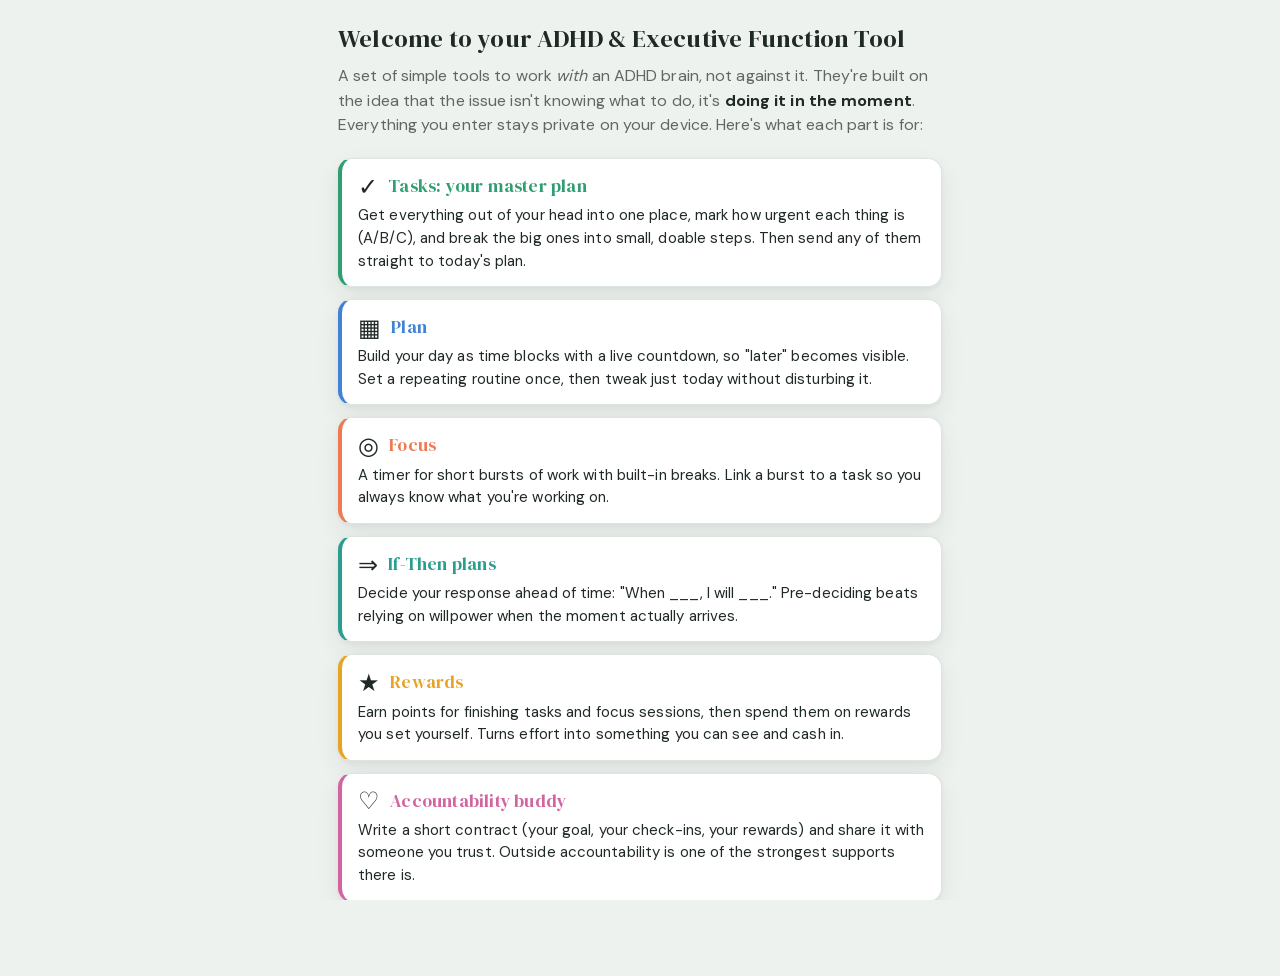
<file: index.html>
<!DOCTYPE html>
<html lang="en">
<head>
<meta charset="UTF-8">
<meta name="viewport" content="width=device-width, initial-scale=1.0">
<meta name="theme-color" content="#2f9e72">
<link rel="icon" href="favicon.svg" type="image/svg+xml">
<link rel="apple-touch-icon" href="icon-180.png">
<link rel="manifest" href="manifest.webmanifest">
<meta name="mobile-web-app-capable" content="yes">
<meta name="apple-mobile-web-app-capable" content="yes">
<meta name="apple-mobile-web-app-status-bar-style" content="default">
<meta name="apple-mobile-web-app-title" content="Focus Tool">
<title>ADHD planner &amp; focus tool | Dr Aana Shah</title>
<meta name="description" content="A free, private tool to help an adult ADHD brain plan the day, break big tasks into small steps, focus in short bursts, and follow through. No sign-up, works on your phone.">
<link rel="canonical" href="https://tools.draanashah.com/">
<meta property="og:type" content="website">
<meta property="og:site_name" content="Dr Aana Shah">
<meta property="og:url" content="https://tools.draanashah.com/">
<meta property="og:title" content="ADHD planner & focus tool">
<meta property="og:description" content="Plan your day, break tasks into small steps, focus in short bursts, and follow through. A free, private tool by Dr Aana Shah.">
<meta property="og:image" content="https://tools.draanashah.com/og-image.png">
<meta property="og:image:width" content="1200">
<meta property="og:image:height" content="630">
<meta name="twitter:card" content="summary_large_image">
<meta name="twitter:title" content="ADHD planner & focus tool">
<meta name="twitter:description" content="Plan your day, break tasks into small steps, focus in short bursts, and follow through. A free, private tool by Dr Aana Shah.">
<meta name="twitter:image" content="https://tools.draanashah.com/og-image.png">
<style>
  @font-face{font-family:"DM Sans";font-style:normal;font-weight:300 800;font-display:swap;src:url([data-uri]) format("woff2");}@font-face{font-family:"DM Serif Display";font-style:normal;font-weight:400;font-display:swap;src:url([data-uri]) format("woff2");}
  /* ---------- Reset & base (mobile-first) ---------- */
  * { box-sizing: border-box; -webkit-tap-highlight-color: transparent; }
  :root {
    /* === VIBRANT (default) — energetic green base + warm highlights; red only for urgency === */
    --bg: #eef2ef;
    --surface: #ffffff;
    --ink: #202a25;            /* soft dark green-grey */
    --muted: #5f6860;
    --line: #dde5e0;
    --primary: #2f9e72;        /* soft jade green: brand + primary actions */
    --primary-dark: #257e5b;
    --accent: #3fb083;         /* soft green: done / success */
    --accent-soft: #e3f4ec;
    --warn: #df6a2e;
    --now: #ef8a4f;            /* soft coral: time / now */
    --reward: #e7a324;         /* warm gold: points / rewards */
    --reward-soft: #fbeed1;
    /* per-module hues — distinct for wayfinding, softened */
    --c-plan: #4083d4;         /* soft blue */
    --c-tasks: #2f9e72;        /* jade green */
    --c-focus: #ef7a52;        /* soft coral */
    --c-rewards: #e7a324;      /* warm gold */
    --c-more: #2a9d8f;         /* soft teal */
    --c-ifthen: #2a9d8f;       /* soft teal */
    --c-buddy: #d264a0;        /* soft pink */
    --pri-a: #d6504f;          /* soft red — urgency only */
    --pri-b: #e7a324;          /* gold */
    --pri-c: #93a39a;          /* grey-green */
    --radius: 14px;
    --shadow: 0 2px 5px rgba(31,42,37,.05), 0 10px 26px rgba(31,42,37,.07);
    --tap: 44px;
  }
  :root[data-theme="calm"] {
    /* === CALM — softened monochrome; low stimulation (autistic-friendly) === */
    --bg: #efede9;
    --surface: #faf9f7;
    --ink: #26282c;
    --muted: #62656b;
    --line: #d9d6d1;
    --primary: #2f3338;
    --primary-dark: #1f2225;
    --accent: #4c7a6e;
    --accent-soft: #e7efec;
    --warn: #8a5a3c;
    --now: #4c7a6e;
    --reward: #7a6a45;
    --reward-soft: #efece4;
    --c-plan: #5f6f7a;
    --c-tasks: #5f6f7a;
    --c-focus: #4c7a6e;
    --c-rewards: #7a6a45;
    --c-more: #5f6f68;
    --c-ifthen: #5f6f68;
    --c-buddy: #7a5f6a;
    --pri-a: #8a5a3c;
    --pri-b: #7a6a45;
    --pri-c: #9a9690;
    --shadow: 0 1px 2px rgba(38,40,44,.05);
  }
  html, body { margin: 0; padding: 0; }
  body {
    font-family: "DM Sans", -apple-system, BlinkMacSystemFont, "Segoe UI", Roboto, sans-serif;
    background: var(--bg);
    color: var(--ink);
    font-size: 16px;
    line-height: 1.55;
    letter-spacing: .1px;
    -webkit-text-size-adjust: 100%;
    padding-bottom: 84px; /* room for bottom nav */
  }
  h1, h2, h3 { margin: 0 0 .4rem; font-weight: 600; letter-spacing: 0; }
  /* DM Serif Display for the larger display headings (matches the patient-portal landing) */
  header.app .title, .guide-h1, .sec-head h2, .guide-card h3 { font-family: "DM Serif Display", Georgia, "Times New Roman", serif; font-weight: 400; letter-spacing: .2px; }
  p { margin: 0 0 .6rem; }
  button { font-family: inherit; font-size: 1rem; cursor: pointer; }
  input, select { font-family: inherit; font-size: 1rem; }

  /* ---------- App header ---------- */
  header.app {
    background: var(--primary);
    color: #fff;
    padding: 14px 16px;
    display: flex; align-items: center; justify-content: space-between;
    position: sticky; top: 0; z-index: 30;
  }
  header.app .title { font-size: 1rem; font-weight: 700; letter-spacing: .2px; line-height: 1.15; flex: 1; min-width: 0; padding-right: 8px; }
  header.app .menu-btn {
    background: rgba(255,255,255,.16); border: none; color: #fff;
    width: var(--tap); height: var(--tap); border-radius: 10px; font-size: 1.3rem;
  }

  /* ---------- Tab content ---------- */
  main { max-width: 720px; margin: 0 auto; padding: 14px 14px 20px; }
  .tab-panel { display: none; }
  .tab-panel.active { display: block; animation: fade .18s ease; }
  @keyframes fade { from { opacity: 0; transform: translateY(4px); } to { opacity: 1; transform: none; } }

  /* ---------- Accessibility ---------- */
  /* visible keyboard focus ring (blue stands apart from the green/gold palette and shows on every surface) */
  :focus-visible { outline: 3px solid #2563eb; outline-offset: 2px; }
  /* respect reduced-motion: drop incidental animation; the opt-in breathing orb stays, as its motion is the exercise */
  @media (prefers-reduced-motion: reduce) {
    .tab-panel.active, .ring.running .inner, .pop, .modal { animation: none !important; }
    * { transition-duration: .001ms !important; }
  }

  .card {
    background: var(--surface); border: 1px solid var(--line);
    border-radius: var(--radius); padding: 14px; margin-bottom: 14px;
    box-shadow: var(--shadow);
  }
  .row { display: flex; gap: 8px; align-items: center; }
  .row.wrap { flex-wrap: wrap; }
  .spacer { flex: 1; }
  .muted { color: var(--muted); }
  .small { font-size: .85rem; }
  .center { text-align: center; }

  /* ---------- Buttons ---------- */
  .btn {
    min-height: var(--tap); padding: 0 16px; border-radius: 10px; border: 1px solid var(--line);
    background: var(--surface); color: var(--ink); font-weight: 600;
    display: inline-flex; align-items: center; justify-content: center; gap: 6px;
  }
  .btn.primary { background: var(--primary); border-color: var(--primary); color: #fff; }
  .btn.accent { background: var(--accent); border-color: var(--accent); color: #fff; }
  .btn.ghost { background: transparent; }
  .btn.sm { min-height: 36px; padding: 0 12px; font-size: .9rem; }
  .btn.icon { width: var(--tap); height: var(--tap); padding: 0; font-size: 1.2rem; }
  .btn:active { transform: scale(.97); }
  .btn:disabled { opacity: .5; }

  .field { display: flex; flex-direction: column; gap: 4px; margin-bottom: 10px; }
  .field label { font-size: .8rem; color: var(--muted); font-weight: 600; }
  .field input, .field select {
    min-height: var(--tap); padding: 8px 10px; border: 1px solid var(--line); border-radius: 10px;
    background: #fff; color: var(--ink); width: 100%;
  }
  .field.inline { flex-direction: row; align-items: center; }
  .field.inline label { width: auto; }
  .field input[type="checkbox"] { width: 24px; height: 24px; min-height: 0; flex: 0 0 auto; padding: 0; }

  /* ---------- Bottom nav ---------- */
  nav.tabs {
    position: fixed; bottom: 0; left: 0; right: 0; z-index: 30;
    background: var(--surface); border-top: 1px solid var(--line);
    display: flex; padding: 6px 6px calc(6px + env(safe-area-inset-bottom));
  }
  nav.tabs button {
    flex: 1; background: none; border: none; color: var(--muted);
    display: flex; flex-direction: column; align-items: center; gap: 2px;
    padding: 6px 1px; font-size: .65rem; font-weight: 600; min-height: var(--tap);
    white-space: nowrap;
  }
  nav.tabs button .ic { font-size: 1.2rem; line-height: 1; }
  nav.tabs button.active { color: var(--primary); }
  nav.tabs button[data-tab="plan"].active { color: var(--c-plan); }
  nav.tabs button[data-tab="tasks"].active { color: var(--c-tasks); }
  nav.tabs button[data-tab="focus"].active { color: var(--c-focus); }
  nav.tabs button[data-tab="rewards"].active { color: var(--c-rewards); }
  nav.tabs button[data-tab="ifthen"].active { color: var(--c-ifthen); }
  nav.tabs button[data-tab="buddy"].active { color: var(--c-buddy); }

  /* ---------- Planner ---------- */
  .day-bar { display: flex; align-items: center; gap: 8px; margin-bottom: 14px; }
  .day-bar .date { flex: 1; text-align: center; font-weight: 600; }
  .mode-toggle { display: flex; background: var(--line); border-radius: 10px; padding: 3px; margin-bottom: 12px; }
  .mode-toggle button {
    flex: 1; border: none; background: none; padding: 8px; border-radius: 8px;
    font-weight: 600; color: var(--muted); min-height: 38px;
  }
  .mode-toggle button.active { background: var(--surface); color: var(--ink); box-shadow: var(--shadow); }

  .current-banner {
    background: var(--accent-soft); border: 1px solid var(--line); border-radius: var(--radius);
    padding: 12px 14px; margin-bottom: 14px;
  }
  .current-banner .lbl { font-size: .72rem; color: var(--accent); font-weight: 600; text-transform: uppercase; letter-spacing: 1px; }
  .current-banner .what { font-size: 1.1rem; font-weight: 600; margin: 3px 0; }
  .current-banner .count { font-size: 1.5rem; font-weight: 600; font-variant-numeric: tabular-nums; color: var(--ink); }

  .blocks { position: relative; }
  .block {
    display: flex; gap: 12px; align-items: center; padding: 12px; border: 1px solid var(--line);
    border-radius: var(--radius); margin-bottom: 8px; background: var(--surface); position: relative;
  }
  .block.now { border-color: var(--accent); background: var(--accent-soft); }
  .block.past { opacity: .5; }
  .block.done .lbl-main { text-decoration: line-through; color: var(--muted); }
  .block.done { opacity: .6; }
  .blk-chk { width: 22px; height: 22px; flex-shrink: 0; accent-color: var(--accent); margin: 0; }
  .cat-bar { position: absolute; left: 0; top: 7px; bottom: 7px; width: 5px; border-radius: 4px; }
  .block.has-bar { padding-bottom: 18px; }
  .time-bar { position: absolute; left: 12px; right: 12px; bottom: 6px; height: 5px; background: rgba(20,36,27,.14); border-radius: 999px; overflow: hidden; }
  .time-bar-fill { height: 100%; background: var(--primary); border-radius: 999px; transition: width .5s linear; }
  .cat-row { display: flex; gap: 10px; }
  .cat-swatch { width: 36px; height: 36px; border-radius: 9px; border: 2px solid var(--line); background: var(--sw); padding: 0; cursor: pointer; }
  .cat-swatch[data-k=""] { background: var(--surface); position: relative; }
  .cat-swatch[data-k=""]::after { content: "—"; position: absolute; inset: 0; display: grid; place-items: center; color: var(--muted); }
  .cat-swatch.on { border-color: var(--ink); box-shadow: 0 0 0 3px var(--accent-soft); }
  .ex-hint { font-size: .78rem; color: var(--muted); margin: 8px 0 4px; }
  .ex-row { display: flex; flex-wrap: wrap; gap: 6px; }
  .ex-chip { font-size: .8rem; padding: 5px 11px; border-radius: 999px; border: 1px solid var(--line); background: var(--surface); color: var(--ink); cursor: pointer; }
  .ex-chip:hover { border-color: var(--accent); }
  .remind-row { display: flex; align-items: center; gap: 10px; margin-top: 12px; font-size: .9rem; color: var(--muted); }
  .remind-row .chk { width: 22px; height: 22px; flex-shrink: 0; accent-color: var(--primary); }
  .rest-nudge { display: flex; align-items: flex-start; gap: 10px; margin-top: 12px; padding: 12px 14px; border-radius: 12px; background: var(--accent-soft); color: var(--ink); font-size: .9rem; line-height: 1.45; }
  .rest-nudge .rest-text { flex: 1; }
  .rest-nudge .rest-add { display: inline-block; margin-top: 4px; background: none; border: none; color: var(--accent); font-weight: 700; font-size: .9rem; cursor: pointer; padding: 0; }
  .rest-nudge .rest-dismiss { flex-shrink: 0; background: none; border: none; color: var(--muted); font-size: 1rem; line-height: 1; cursor: pointer; padding: 2px 4px; }
  .nudge-why { margin-top: 6px; font-size: .82rem; color: var(--muted); line-height: 1.45; }
  .nudge-why summary { cursor: pointer; font-weight: 700; color: var(--accent); list-style: revert; }
  .nudge-why[open] summary { margin-bottom: 4px; }
  .nudge-cite { font-style: italic; opacity: .8; }
  .wrap-line { font-size: 1.05rem; line-height: 1.5; margin: 0 0 12px; }
  .wrap-wins { list-style: none; margin: 4px 0 16px; padding: 0; }
  .wrap-wins li { display: flex; align-items: center; gap: 10px; padding: 8px 0; border-bottom: 1px solid var(--line); font-size: 1rem; }
  .wrap-wins .n { font-weight: 700; color: var(--accent); font-size: 1.2rem; min-width: 30px; }
  .block .time {
    width: 82px; flex-shrink: 0; font-variant-numeric: tabular-nums; font-weight: 600;
    font-size: .85rem; color: var(--ink); white-space: nowrap; line-height: 1.3; text-align: left;
  }
  .block .time .to { color: var(--muted); font-weight: 400; font-size: .8rem; }
  .block .lbl { flex: 1; font-weight: 500; align-self: center; min-width: 0; overflow-wrap: anywhere; }
  .block .acts { display: flex; gap: 2px; align-items: center; flex-shrink: 0; }
  .block .acts .btn.icon { width: 36px; height: 38px; font-size: 1rem; }
  .nowline { height: 2px; background: var(--now); position: relative; margin: -2px 0 6px; border-radius: 2px; }
  .nowline::before { content: ""; position: absolute; left: -3px; top: -3px; width: 8px; height: 8px; border-radius: 50%; background: var(--now); }

  /* ---------- Tasks ---------- */
  .tree { list-style: none; margin: 0; padding: 0; }
  .tree .node { margin: 0; }
  .tree .node-row { display: flex; align-items: center; gap: 8px; padding: 8px 0; border-bottom: 1px solid var(--line); }
  .tree .node-children { list-style: none; margin: 0; padding-left: 18px; border-left: 2px solid var(--line); }
  .tree .node-children.collapsed { display: none; }
  .twisty { width: 24px; height: 24px; border: none; background: none; color: var(--muted); font-size: 1rem; flex-shrink: 0; padding: 0; }
  .twisty.hidden { visibility: hidden; }
  .chk { width: 24px; height: 24px; flex-shrink: 0; accent-color: var(--accent); }
  .node-title { flex: 1; min-width: 0; overflow-wrap: anywhere; }
  .node-title.done { text-decoration: line-through; color: var(--muted); }
  .progress { flex-shrink: 0; font-size: .72rem; color: var(--accent); font-weight: 700; background: var(--accent-soft); padding: 2px 6px; border-radius: 999px; }
  .node-acts { display: flex; gap: 0; flex-shrink: 0; }
  .node-acts .btn.icon { width: 30px; height: 38px; font-size: .95rem; }
  .level-goal > .node-row .node-title { font-weight: 600; font-size: 1.05rem; }
  .node-acts .btn.icon.star { color: var(--muted); }
  .node-acts .btn.icon.star.on { color: var(--reward); }
  .node.is-next > .node-row { background: var(--reward-soft); border-radius: 8px; box-shadow: inset 3px 0 0 var(--reward); }
  .node-acts .btn.icon.sched { color: var(--c-plan); }

  /* ---------- Master planner: capture + priorities ---------- */
  .capture-row { display: flex; gap: 8px; margin-bottom: 14px; }
  .capture-row input { flex: 1; min-width: 0; min-height: var(--tap); padding: 8px 12px; border: 1px solid var(--line); border-radius: 10px; background: var(--surface); color: var(--ink); }
  .capture-row .btn { flex-shrink: 0; }
  .pri-head { display: flex; align-items: center; gap: 8px; margin: 16px 0 6px; font-size: .78rem; font-weight: 700; text-transform: uppercase; letter-spacing: .6px; color: var(--muted); }
  .pri-head:first-child { margin-top: 2px; }
  .pri-head .pri-dot { width: 10px; height: 10px; border-radius: 3px; flex-shrink: 0; }
  .pri-badge { flex-shrink: 0; width: 26px; height: 26px; border: none; border-radius: 7px; font-weight: 800; font-size: .85rem; color: #fff; cursor: pointer; }
  .pri-badge.A { background: var(--pri-a); }
  .pri-badge.B { background: var(--pri-b); }
  .pri-badge.C { background: var(--pri-c); }
  /* dark text on the bright Vibrant gold/grey badges (white on them is unreadable) */
  .pri-badge.B, .pri-badge.C { color: var(--ink); }
  :root[data-theme="calm"] .pri-badge.B { color: #fff; }

  /* tasks help legend */
  .legend-toggle { color: var(--muted); padding-left: 0; margin-bottom: 6px; }
  .legend { display: none; margin: 2px 0 12px; padding: 8px 14px; border: 1px solid var(--line); border-radius: 12px; background: var(--surface); }
  .legend.open { display: block; }
  .legend-row { display: flex; align-items: center; gap: 12px; padding: 6px 0; font-size: .9rem; line-height: 1.4; }
  .legend-row + .legend-row { border-top: 1px solid var(--line); }
  .legend-ic { width: 26px; flex-shrink: 0; text-align: center; font-size: 1.1rem; color: var(--ink); }

  /* toast */
  .toast { position: fixed; left: 50%; bottom: 96px; transform: translateX(-50%) translateY(10px); background: var(--ink); color: var(--surface); padding: 10px 16px; border-radius: 999px; font-size: .9rem; font-weight: 600; box-shadow: var(--shadow); opacity: 0; pointer-events: none; transition: opacity .2s, transform .2s; z-index: 70; max-width: 90vw; text-align: center; }
  .toast.show { opacity: 1; transform: translateX(-50%) translateY(0); }
  .store-warn { position: fixed; top: 0; left: 0; right: 0; z-index: 200; background: var(--now, #b3261e); color: #fff; padding: 12px 16px; font-size: .9rem; line-height: 1.45; box-shadow: 0 2px 10px rgba(0,0,0,.25); display: none; }
  .store-warn.show { display: block; }
  .store-warn .sw-inner { max-width: 640px; margin: 0 auto; display: flex; flex-wrap: wrap; align-items: center; gap: 8px 14px; }
  .store-warn .sw-msg { flex: 1; min-width: 220px; }
  .store-warn .sw-act { background: #fff; color: var(--now, #b3261e); border: none; border-radius: 999px; padding: 7px 14px; font-weight: 700; font-size: .85rem; cursor: pointer; font-family: inherit; }
  .store-warn .sw-dismiss { background: transparent; color: #fff; border: 1px solid rgba(255,255,255,.6); border-radius: 999px; padding: 7px 12px; font-weight: 600; font-size: .85rem; cursor: pointer; font-family: inherit; }

  /* ---------- Problem solver ---------- */
  .solver-step-lbl { font-weight: 700; font-size: .8rem; text-transform: uppercase; letter-spacing: .6px; color: var(--c-tasks); margin: 18px 0 6px; }
  .solver-q { font-weight: 600; margin: 0 0 8px; }
  #solver textarea, #solver input[type="text"] { width: 100%; min-height: 44px; padding: 10px 12px; border: 1px solid var(--line); border-radius: 10px; background: var(--surface); color: var(--ink); font-family: inherit; font-size: 1rem; }
  #solver textarea { resize: vertical; }
  .sol-card { border: 1px solid var(--line); border-radius: 12px; padding: 12px; margin-bottom: 10px; background: var(--surface); }
  .sol-card.chosen { border-color: var(--accent); box-shadow: inset 3px 0 0 var(--accent); }
  .sol-top { display: flex; gap: 8px; align-items: center; }
  .sol-top input { flex: 1; }
  .sol-pc { display: flex; gap: 8px; margin-top: 8px; }
  .sol-pc .field { flex: 1; margin: 0; }
  .sol-rate { display: flex; align-items: center; gap: 10px; margin-top: 10px; }
  .sol-rate input[type="range"] { flex: 1; accent-color: var(--c-tasks); }
  .sol-rate .rv { font-weight: 700; min-width: 46px; text-align: right; font-variant-numeric: tabular-nums; }
  .sol-pick { display: flex; align-items: center; gap: 8px; margin-top: 10px; font-weight: 600; }
  .sol-pick input { width: 20px; height: 20px; accent-color: var(--accent); }

  /* ---------- Parking lot ---------- */
  .park-item { display: flex; align-items: center; gap: 8px; padding: 10px 12px; border: 1px solid var(--line); border-radius: 10px; margin-bottom: 6px; background: var(--surface); }
  .park-item .p-txt { flex: 1; min-width: 0; overflow-wrap: anywhere; }
  .park-item .btn.sm { flex-shrink: 0; }

  /* ---------- Attention estimator ---------- */
  .attn-dial { font-size: 2.8rem; font-weight: 700; text-align: center; font-variant-numeric: tabular-nums; color: var(--c-focus); margin: 6px 0; }
  .attn-list { margin: 10px 0; font-size: .9rem; }
  .attn-list span { display: inline-block; background: var(--accent-soft); color: var(--ink); padding: 3px 9px; border-radius: 999px; margin: 0 4px 4px 0; font-weight: 600; }
  .sol-rate-lbl { display: block; font-size: .82rem; color: var(--muted); font-weight: 600; margin: 12px 0 2px; }

  /* ---------- Pause / urge-surfing tool ---------- */
  .pause-dock { position: fixed; right: 14px; bottom: calc(90px + env(safe-area-inset-bottom)); z-index: 45; display: flex; align-items: center; gap: 5px; }
  .pause-fab { background: var(--c-plan); color: #fff; border: none; border-radius: 999px; padding: 11px 18px;
    font-weight: 700; font-size: .92rem; box-shadow: 0 4px 14px rgba(20,36,27,.22); }
  .pause-fab:active { transform: scale(.96); }
  .pause-min { width: 26px; height: 26px; border-radius: 50%; border: none; background: var(--surface); color: var(--muted);
    box-shadow: 0 2px 8px rgba(20,36,27,.2); font-size: .95rem; line-height: 1; padding: 0; }
  .pause-restore { position: fixed; right: 0; bottom: calc(112px + env(safe-area-inset-bottom)); z-index: 45; display: none;
    background: var(--c-plan); color: #fff; border: none; border-radius: 10px 0 0 10px; padding: 10px 6px; font-size: 1.1rem;
    box-shadow: -2px 2px 10px rgba(20,36,27,.2); }
  body.pause-hidden .pause-dock { display: none; }
  body.pause-hidden .pause-restore { display: block; }
  /* Simplify panel */
  .simp-head { font-size: .72rem; font-weight: 700; letter-spacing: .05em; text-transform: uppercase; color: var(--muted); margin: 16px 0 2px; }
  .simp-row { display: flex; align-items: center; justify-content: space-between; gap: 12px; padding: 11px 0; border-bottom: 1px solid var(--line); }
  .simp-sub { font-size: .78rem; color: var(--muted); margin-top: 2px; }
  .simp-min { display: flex; align-items: center; justify-content: space-between; gap: 12px; background: var(--accent-soft); border: 1px solid var(--line); border-radius: 12px; padding: 12px 14px; margin-bottom: 8px; }
  .sw { position: relative; width: 42px; height: 25px; flex: none; display: inline-block; }
  .sw input { position: absolute; inset: 0; opacity: 0; margin: 0; cursor: pointer; z-index: 2; }
  .sw .track { position: absolute; inset: 0; background: var(--line); border-radius: 999px; transition: background .15s; }
  .sw .knob { position: absolute; top: 3px; left: 3px; width: 19px; height: 19px; border-radius: 50%; background: #fff; box-shadow: 0 1px 2px rgba(0,0,0,.25); transition: left .15s; }
  .sw input:checked ~ .track { background: var(--primary); }
  .sw input:checked ~ .knob { left: 20px; }
  body.quiet-extras #restNudge, body.quiet-extras #switchNudge, body.quiet-extras #recoveryNudge,
  body.quiet-extras #currentBanner, body.quiet-extras .pause-dock, body.quiet-extras .pause-restore { display: none !important; }
  .pause-overlay { position: fixed; inset: 0; z-index: 60; background: var(--bg); overflow-y: auto; display: none; }
  .pause-overlay.open { display: block; }
  .pause-inner { max-width: 560px; margin: 0 auto; padding: 22px 18px calc(30px + env(safe-area-inset-bottom)); min-height: 100%; display: flex; flex-direction: column; }
  .pause-inner h2 { font-family: "DM Serif Display", Georgia, serif; font-weight: 400; font-size: 1.5rem; margin: 6px 0 4px; }
  .pause-q { color: var(--muted); font-size: 1rem; margin-bottom: 16px; }
  .pause-chip { width: 100%; text-align: left; justify-content: flex-start; margin-bottom: 8px; min-height: 50px; }
  .pause-actions { margin-top: auto; }
  .pause-actions .btn { width: 100%; margin-bottom: 8px; min-height: 50px; }
  /* breathing wave orb */
  .breath-wrap { text-align: center; margin: 18px 0 8px; }
  .breath-orb { width: 200px; height: 200px; border-radius: 50%; margin: 0 auto;
    background: radial-gradient(circle at 50% 35%, #cfe5ff 0%, #6fa8e6 55%, #3b82d4 100%);
    box-shadow: 0 8px 30px rgba(59,130,212,.35); animation: breathe 10s ease-in-out infinite; will-change: transform; }
  /* 4s inhale (grow) then a longer 6s exhale (shrink) — the longer out-breath is what calms */
  @keyframes breathe { 0% { transform: scale(.78); } 40% { transform: scale(1.18); } 100% { transform: scale(.78); } }
  .breath-cue { font-size: 1.25rem; font-weight: 600; color: var(--c-plan); margin: 14px 0 2px; min-height: 1.4em; }
  .breath-count { font-size: .9rem; color: var(--muted); font-variant-numeric: tabular-nums; }
  .breath-line { color: var(--muted); font-size: 1rem; margin: 6px 0 2px; }
  .pause-vent { width: 100%; min-height: 110px; padding: 10px 12px; border: 1px solid var(--line); border-radius: 10px; font-family: inherit; font-size: 1rem; resize: vertical; }

  /* ---------- Focus / Pomodoro ---------- */
  .timer-wrap { text-align: center; padding: 8px 0 4px; }
  .timer-dial { font-size: 3.6rem; font-weight: 600; font-variant-numeric: tabular-nums; letter-spacing: 1px; color: var(--ink); }
  .timer-phase { font-size: .75rem; text-transform: uppercase; letter-spacing: 1.5px; font-weight: 600; color: var(--muted); }
  .timer-phase.work { color: var(--ink); }
  .timer-phase.break { color: var(--accent); }
  .ring { --pct: 0; width: 220px; height: 220px; border-radius: 50%; margin: 8px auto; display: grid; place-items: center;
    background: conic-gradient(var(--ink) calc(var(--pct)*1%), var(--line) 0); transition: background .3s; }
  .ring.break-mode { background: conic-gradient(var(--accent) calc(var(--pct)*1%), var(--line) 0); }
  .ring.running .inner { box-shadow: 0 0 0 2px var(--accent-soft); animation: ringpulse 2s ease-in-out infinite; }
  @keyframes ringpulse { 0%,100% { box-shadow: 0 0 0 2px var(--accent-soft); } 50% { box-shadow: 0 0 0 6px var(--accent-soft); } }
  /* optional breathing anchor: a slow, calm pulse while the timer runs (opt-in) */
  @keyframes ringBreathe {
    0%, 100% { box-shadow: 0 0 14px 2px var(--accent-soft); transform: scale(.985); }
    50%      { box-shadow: 0 0 42px 15px var(--accent-soft); transform: scale(1.025); }
  }
  .ring.running.breathe-on { animation: ringBreathe 11s ease-in-out infinite; }
  .ring.running.breathe-on .inner { animation: none; box-shadow: 0 0 0 2px var(--accent-soft); }
  @media (prefers-reduced-motion: reduce) { .ring.running.breathe-on { animation: none !important; transform: none !important; } }
  .ring .inner { width: 188px; height: 188px; border-radius: 50%; background: var(--surface); display: grid; place-items: center; }
  .pomo-count { font-size: .85rem; color: var(--muted); }
  .pomo-task-pill { display: inline-block; background: var(--accent-soft); color: var(--accent); padding: 4px 10px; border-radius: 999px; font-weight: 600; font-size: .85rem; }

  /* ---------- Modal ---------- */
  .modal-back { position: fixed; inset: 0; background: rgba(38,40,44,.45); z-index: 50; display: none; align-items: flex-end; justify-content: center; }
  .modal-back.open { display: flex; }
  .modal {
    background: var(--surface); width: 100%; max-width: 480px; border-radius: 16px 16px 0 0;
    padding: 18px 16px calc(18px + env(safe-area-inset-bottom)); box-shadow: 0 -4px 24px rgba(38,40,44,.16);
    animation: slideUp .2s ease;
    max-height: 92vh; max-height: 92dvh; overflow-y: auto; -webkit-overflow-scrolling: touch;
  }
  @keyframes slideUp { from { transform: translateY(20px); opacity: .6; } to { transform: none; opacity: 1; } }
  @media (min-width: 520px) {
    .modal-back { align-items: center; }
    .modal { border-radius: 18px; }
  }
  .modal h3 { margin-bottom: 12px; }
  .modal-actions { display: flex; gap: 8px; margin-top: 8px; }
  .modal-actions .btn { flex: 1; }

  .empty { text-align: center; color: var(--muted); padding: 24px 8px; }
  .tip { background: transparent; border: none; border-left: 3px solid var(--c-more, var(--line)); border-radius: 0; padding: 2px 0 2px 12px; font-size: .9rem; color: var(--muted); margin-bottom: 14px; }
  .tip b { color: var(--ink); font-weight: 600; }

  /* ---------- Section header (module-coloured) ---------- */
  .sec-head { display: flex; align-items: center; gap: 10px; margin: 2px 0 14px; padding: 11px 14px; border-radius: 12px; background: var(--accent-soft); }
  @supports (background: color-mix(in srgb, red 10%, white)) {
    .sec-head { background: color-mix(in srgb, var(--hue, var(--primary)) 11%, var(--surface)); }
  }
  .sec-head .dot { width: 13px; height: 13px; border-radius: 50%; background: var(--hue, var(--primary)); flex-shrink: 0; }
  .sec-head h2 { margin: 0; font-size: 1.2rem; color: var(--ink); }
  .panel-sub { font-size: .95rem; font-weight: 600; margin: 14px 0 8px; color: var(--ink); }

  /* ---------- Rewards ---------- */
  .points-card { text-align: center; padding: 22px 16px; background: linear-gradient(135deg, var(--reward-soft), var(--surface)); border: 1px solid var(--line); border-radius: var(--radius); margin-bottom: 12px; box-shadow: var(--shadow); }
  .points-num { font-size: 3.2rem; font-weight: 700; color: var(--reward); font-variant-numeric: tabular-nums; line-height: 1; }
  .points-lbl { font-size: .78rem; text-transform: uppercase; letter-spacing: 1.5px; color: var(--muted); font-weight: 600; margin-top: 4px; }
  .points-today { font-size: .85rem; color: var(--ink); font-weight: 600; margin-top: 10px; }
  .points-today .streak { color: var(--reward); }
  .earn-note { font-size: .85rem; color: var(--muted); margin: 0 0 8px; }
  .reward-item, .ledger-item { display: flex; align-items: center; gap: 10px; padding: 12px; border: 1px solid var(--line); border-radius: 12px; margin-bottom: 8px; background: var(--surface); }
  .reward-item .r-name { flex: 1; font-weight: 600; min-width: 0; overflow-wrap: anywhere; }
  .reward-item .r-cost { font-weight: 700; color: var(--reward); white-space: nowrap; }
  .reward-item .r-acts { display: flex; gap: 2px; flex-shrink: 0; }
  .reward-item .r-acts .btn.icon { width: 34px; height: 38px; font-size: 1rem; }
  .ledger-item { font-size: .9rem; }
  .ledger-item .l-txt { flex: 1; min-width: 0; overflow-wrap: anywhere; }
  .ledger-item .l-when { color: var(--muted); font-size: .76rem; }
  .ledger-item .l-amt { font-weight: 700; white-space: nowrap; }
  .ledger-item .l-amt.earn { color: var(--accent); }
  .ledger-item .l-amt.spend { color: var(--warn); }

  /* ---------- If-Then ---------- */
  .ifthen-item { display: flex; flex-direction: column; gap: 10px; padding: 12px; border: 1px solid var(--line); border-radius: 12px; margin-bottom: 8px; background: var(--surface); }
  .ifthen-when { font-weight: 500; line-height: 1.4; }
  .ifthen-when .k { font-weight: 700; color: var(--c-more); }
  .ifthen-foot { display: flex; align-items: center; gap: 8px; }
  .ifthen-count { font-size: .8rem; color: var(--muted); flex: 1; }

  /* ---------- Buddy ---------- */
  .contract-out { white-space: pre-wrap; background: var(--accent-soft); border: 1px solid var(--line); border-radius: 12px; padding: 14px; font-size: .9rem; line-height: 1.5; margin-top: 4px; }

  /* ---------- Theme toggle (in menu) ---------- */
  .theme-row { display: flex; gap: 10px; margin: 6px 0 4px; }
  .theme-opt { flex: 1; border: 2px solid var(--line); border-radius: 12px; padding: 12px 8px; text-align: center; font-weight: 600; background: var(--surface); cursor: pointer; min-height: var(--tap); }
  .theme-opt.active { border-color: var(--primary); }
  .swatch { display: flex; gap: 4px; justify-content: center; margin-bottom: 8px; }
  .swatch span { width: 16px; height: 16px; border-radius: 50%; border: 1px solid rgba(0,0,0,.06); }

  /* celebratory pop on points change */
  @keyframes pop { 0% { transform: scale(.7); } 55% { transform: scale(1.18); } 100% { transform: scale(1); } }
  .pop { animation: pop .4s ease; }

  /* small inline task chip on planner blocks */
  .task-chip { display: inline-flex; align-items: center; gap: 5px; margin-top: 4px; font-size: .78rem; color: var(--c-tasks); font-weight: 600; }
  .task-chip.done { color: var(--accent); }
  .block .lbl .sub { display: block; font-weight: 400; }

  /* ---------- Header buttons ---------- */
  .hdr-btns { display: flex; gap: 8px; }
  .install-steps { margin: 10px 0 4px; padding-left: 20px; font-size: .9rem; line-height: 1.5; }
  .install-steps li { margin-bottom: 6px; }
  header.app .menu-btn { font-weight: 700; }

  /* ---------- Guide / index overlay ---------- */
  .guide-overlay { position: fixed; inset: 0; z-index: 60; background: var(--bg); overflow-y: auto; display: none; -webkit-overflow-scrolling: touch; }
  .guide-overlay.open { display: block; }
  .guide-inner { max-width: 640px; margin: 0 auto; padding: 24px 18px calc(40px + env(safe-area-inset-bottom)); }
  .guide-h1 { font-size: 1.55rem; line-height: 1.2; margin-bottom: 10px; }
  .guide-lead { color: var(--muted); font-size: 1rem; line-height: 1.55; margin-bottom: 20px; }
  .guide-lead b { color: var(--ink); }
  .guide-card { background: var(--surface); border: 1px solid var(--line); border-left: 4px solid var(--hue, var(--primary)); border-radius: var(--radius); padding: 14px 16px; margin-bottom: 12px; box-shadow: var(--shadow); }
  .guide-card .g-row { display: flex; align-items: center; gap: 10px; margin-bottom: 4px; }
  .guide-card .g-ic { font-size: 1.5rem; line-height: 1; }
  .guide-card h3 { margin: 0; font-size: 1.1rem; color: var(--hue, var(--ink)); }
  .guide-card p { margin: 0; color: var(--ink); font-size: .94rem; line-height: 1.5; }
  .guide-foot { text-align: center; color: var(--muted); font-size: .85rem; margin: 18px 0 14px; }
  .guide-sub { font-family: "DM Serif Display", Georgia, serif; font-weight: 400; font-size: 1.3rem; margin: 26px 0 8px; }
  .guide-body { color: var(--ink); font-size: .96rem; line-height: 1.6; margin: 0 0 10px; }
  .guide-credits { margin: 22px 0 6px; padding-top: 14px; border-top: 1px solid var(--line); text-align: center; color: var(--muted); font-size: .8rem; line-height: 1.5; }
  .guide-credits a { color: var(--primary); font-weight: 600; }
  .app-foot { margin: 22px 0 4px; padding-top: 12px; border-top: 1px solid var(--line); text-align: center; color: var(--muted); font-size: .7rem; line-height: 1.5; }
  .app-foot a { color: var(--muted); font-weight: 600; text-decoration: underline; }
</style>
  <meta name="google-site-verification" content="2YLd_HwOJn4qDwc77D0hYXTntGNwzz-ATHrWKPmZMFg" />
</head>
<body>
<header class="app">
  <span class="title">ADHD &amp; Executive Function Tool</span>
  <div class="hdr-btns">
    <button class="menu-btn" id="installBtn" aria-label="Add to home screen" title="Add to home screen" style="display:none;">&#x2913;</button>
    <button class="menu-btn" id="helpBtn" aria-label="Guide">?</button>
    <button class="menu-btn" id="menuBtn" aria-label="Menu">&#9881;</button>
  </div>
</header>

<div class="guide-overlay" id="guide">
  <div class="guide-inner">
    <h1 class="guide-h1">Welcome to your ADHD &amp; Executive Function Tool</h1>
    <p class="guide-lead">A set of simple tools to work <em>with</em> an ADHD brain, not against it. They're built on the idea that the issue isn't knowing what to do, it's <b>doing it in the moment</b>. Everything you enter stays private on your device. Here's what each part is for:</p>

    <div class="guide-card" style="--hue:var(--c-tasks);">
      <div class="g-row"><span class="g-ic">&#10003;</span><h3>Tasks: your master plan</h3></div>
      <p>Get everything out of your head into one place, mark how urgent each thing is (A/B/C), and break the big ones into small, doable steps. Then send any of them straight to today's plan.</p>
    </div>
    <div class="guide-card" style="--hue:var(--c-plan);">
      <div class="g-row"><span class="g-ic">&#9638;</span><h3>Plan</h3></div>
      <p>Build your day as time blocks with a live countdown, so "later" becomes visible. Set a repeating routine once, then tweak just today without disturbing it.</p>
    </div>
    <div class="guide-card" style="--hue:var(--c-focus);">
      <div class="g-row"><span class="g-ic">&#9678;</span><h3>Focus</h3></div>
      <p>A timer for short bursts of work with built-in breaks. Link a burst to a task so you always know what you're working on.</p>
    </div>
    <div class="guide-card" style="--hue:var(--c-ifthen);">
      <div class="g-row"><span class="g-ic">&#8658;</span><h3>If-Then plans</h3></div>
      <p>Decide your response ahead of time: "When ___, I will ___." Pre-deciding beats relying on willpower when the moment actually arrives.</p>
    </div>
    <div class="guide-card" style="--hue:var(--c-rewards);">
      <div class="g-row"><span class="g-ic">&#9733;</span><h3>Rewards</h3></div>
      <p>Earn points for finishing tasks and focus sessions, then spend them on rewards you set yourself. Turns effort into something you can see and cash in.</p>
    </div>
    <div class="guide-card" style="--hue:var(--c-buddy);">
      <div class="g-row"><span class="g-ic">&#9825;</span><h3>Accountability buddy</h3></div>
      <p>Write a short contract (your goal, your check-ins, your rewards) and share it with someone you trust. Outside accountability is one of the strongest supports there is.</p>
    </div>

    <h2 class="guide-sub">Why this works</h2>
    <p class="guide-body">These tools work by taking the load off your memory and willpower and putting it where you can see it: your time becomes visible, big jobs become small steps, work happens in short bursts, effort earns a reward you can actually spend, and you decide your responses ahead of time. That is working <em>with</em> an ADHD brain instead of against it.</p>
    <p class="guide-body">If parts of it (like earning points) feel a little childish, that's normal. Immediate, concrete rewards are used because they genuinely help an ADHD brain follow through, which is established learning theory.</p>

    <h2 class="guide-sub">Sticking with it</h2>
    <p class="guide-body">New habits take repetition before they feel natural, so it is completely normal if this feels like effort at first or doesn't click straight away. That isn't failure, it's practice. Try using it a little each day for a few weeks rather than judging it after one or two goes.</p>
    <p class="guide-body">Some days will go better than others. On the harder ones, go easy on yourself and just do the next small thing. The payoff builds up over time, as the habits get easier and distractions slowly lose their grip.</p>

    <h2 class="guide-sub">Understanding ADHD</h2>
    <p class="guide-body">Plain-language guides you can read or share, whether or not you have a diagnosis:</p>
    <p class="guide-body" style="line-height:2.1;">
      <a href="understanding-adhd.html" style="color:var(--primary);font-weight:600;">What an ADHD diagnosis means</a><br>
      <a href="adhd-for-family.html" style="color:var(--primary);font-weight:600;">A guide for family and partners</a><br>
      <a href="medication-tracker.html" style="color:var(--primary);font-weight:600;">Medication tracker</a>
    </p>

    <p class="guide-foot">You can reopen this guide any time with the <b>?</b> at the top.</p>
    <button class="btn primary" id="guideStart" style="width:100%; min-height:50px; font-size:1.05rem;">Get started</button>
    <p class="guide-credits">Made by <a href="https://draanashah.com" target="_blank" rel="noopener">Dr Aana Shah</a>. Based on established CBT principles for adult ADHD (Barkley; Safren et al., <em>Mastering Your Adult ADHD</em>).</p>
  </div>
</div>

<div class="guide-overlay" id="solver">
  <div class="guide-inner">
    <div class="row" style="align-items:flex-start;">
      <h1 class="guide-h1" style="flex:1; font-size:1.4rem;">Work through a problem</h1>
      <button class="btn ghost sm" id="solverClose">Close</button>
    </div>
    <p class="guide-lead" style="margin-bottom:14px;">When you're stuck on a goal, or putting off a decision (about a goal or anything else), slow it right down. Name the problem, list every option without judging, weigh them, then pick one. Your choice becomes a task you can act on. Nothing you write here leaves your device.</p>
    <div id="solverBody"></div>
  </div>
</div>

<main>
  <section class="tab-panel" id="panel-plan">
    <div class="sec-head" style="--hue:var(--c-plan);"><span class="dot"></span><h2>Plan</h2></div>
    <div class="tip"><b>Shape your day.</b> Block out your time so the day feels real instead of slipping away. Set a routine you repeat each day, change just today whenever you need, and the block you're in counts down to show where your time is going. You can also send any task from your Tasks list straight here as a time block.</div>
    <div class="day-bar">
      <button class="btn icon" id="prevDay" aria-label="Previous day">&#8249;</button>
      <div class="date" id="dayLabel">Today</div>
      <button class="btn icon" id="nextDay" aria-label="Next day">&#8250;</button>
    </div>

    <div class="current-banner" id="currentBanner" style="display:none;">
      <div class="lbl">Right now</div>
      <div class="what" id="currentWhat"></div>
      <div class="count" id="currentCount"></div>
    </div>

    <div class="mode-toggle" role="tablist">
      <button id="modeToday" class="active">Today</button>
      <button id="modeTemplate">My routine</button>
    </div>
    <div class="tip" id="modeTip"></div>

    <div class="blocks" id="blocks"></div>

    <div class="rest-nudge" id="restNudge" style="display:none;">
      <div class="rest-text">No downtime planned today. Even a short rest block helps you keep going. <button class="rest-add" id="restAdd">Add a rest block</button></div>
      <button class="rest-dismiss" id="restDismiss" aria-label="Dismiss" title="Dismiss for today">&#10005;</button>
    </div>

    <div class="rest-nudge" id="switchNudge" style="display:none;">
      <div class="rest-text">Today's split into a lot of short blocks. If it suits you, try protecting one longer stretch for your most demanding task.
        <details class="nudge-why"><summary>Why this matters</summary>Switching tasks isn't free. Each switch leaves "attention residue", where part of your mind stays on the previous task while your brain re-engages with the new one. A fragmented day quietly taxes focus. Longer, single-topic blocks cut that overhead, which is why some people, and many ADHD brains especially, do their best work in one protected stretch. <span class="nudge-cite">(Leroy, 2009; Ashinoff &amp; Abu-Akel, 2021)</span></details>
      </div>
      <button class="rest-dismiss" id="switchDismiss" aria-label="Dismiss" title="Dismiss for today">&#10005;</button>
    </div>

    <div class="rest-nudge" id="recoveryNudge" style="display:none;">
      <div class="rest-text">That's a lot packed into today. Demanding days need recovery built in, not just squeezed out at the end. <button class="rest-add" id="recoveryAdd">Add a recovery block</button>
        <details class="nudge-why"><summary>Why this matters</summary>Sustained focus, decision-making and self-regulation draw on the same limited mental energy, which fatigues with use across a day. Deliberate recovery, such as movement, rest, quiet, or time on something absorbing, is how that capacity refills, rather than carrying depletion into tomorrow. <span class="nudge-cite">(Boksem &amp; Tops, 2008; Sonnentag, 2008, and others)</span></details>
      </div>
      <button class="rest-dismiss" id="recoveryDismiss" aria-label="Dismiss" title="Dismiss for today">&#10005;</button>
    </div>

    <div class="row" style="margin-top:6px;">
      <button class="btn primary" id="addBlock" style="flex:1;">+ Add block</button>
      <button class="btn ghost" id="resetDay" title="Reset today to routine">Reset to routine</button>
    </div>
    <label class="remind-row"><input type="checkbox" id="remindToggle" class="chk"> <span>Remind me when a block starts or ends (while this page is open)</span></label>
    <button class="btn" id="wrapUpBtn" style="width:100%; margin-top:14px; background:var(--c-buddy); color:#fff; border:none;">Done for today</button>
  </section>

  <section class="tab-panel active" id="panel-tasks">
    <div class="sec-head" style="--hue:var(--c-tasks);"><span class="dot"></span><h2>Tasks</h2></div>
    <div class="tip"><b>Start here.</b> Make a master list of everything you need to get done. Write it all down, choose how urgent each one is, break the big goals into smaller steps, then send them to the Plan tab.</div>
    <div class="capture-row">
      <input id="capture" type="text" placeholder="Add a task, errand or idea…" autocomplete="off">
      <button class="btn primary" id="captureAdd">Add</button>
    </div>
    <button class="btn ghost sm legend-toggle" id="legendToggle">&#9432; What do these buttons do?</button>
    <div class="legend" id="taskLegend">
      <div class="legend-row"><span class="pri-badge B" style="pointer-events:none;">B</span><span>Tap to set how urgent it is. <b>A</b> = today, <b>B</b> = soon, <b>C</b> = someday. Works on steps too.</span></div>
      <div class="legend-row"><span class="legend-ic">&#9744;</span><span>Tick the box when something is done.</span></div>
      <div class="legend-row"><span class="legend-ic" style="color:var(--reward);">&#9733;</span><span>Mark one step as your <b>next step</b>. It gets highlighted so you know where to start.</span></div>
      <div class="legend-row"><span class="legend-ic">&#8943;</span><span>More options: move a step up or down, send it to today's Plan, add a step underneath, or delete.</span></div>
      <div class="legend-row"><span class="legend-ic">&#9998;</span><span>Tap a task's name to rename it.</span></div>
      <div class="legend-row"><span class="legend-ic">&#9662;</span><span>Show or hide the steps underneath.</span></div>
      <div class="legend-row"><span class="progress" style="position:static;">50%</span><span>Shows how much of a goal is finished.</span></div>
    </div>
    <ul class="tree" id="tree"></ul>
    <div class="empty" id="tasksEmpty" style="display:none;">Nothing captured yet. Add your first item above.</div>
    <button class="btn ghost" id="openSolver" style="width:100%; margin-top:10px; color:var(--c-tasks); border-color:var(--line);">Stuck on something? Work it through</button>
  </section>

  <section class="tab-panel" id="panel-focus">
    <div class="sec-head" style="--hue:var(--c-focus);"><span class="dot"></span><h2>Focus</h2></div>
    <div class="tip"><b>Work in short bursts.</b> Pick something to focus on, start the timer, and keep going until the break. Short, timed bursts are far easier to start than open-ended work, and the breaks keep you fresh. Park any stray thoughts below so they don't pull you away.</div>
    <div class="card timer-wrap">
      <div class="timer-phase work" id="phaseLbl">Work</div>
      <div class="ring" id="ring"><div class="inner"><div class="timer-dial" id="dial">25:00</div></div></div>
      <div id="focusTaskWrap" class="center" style="margin:6px 0 2px;">
        <span class="muted small">Working on: </span><span class="pomo-task-pill" id="focusTaskPill">(optional)</span>
      </div>
      <div class="muted small center" id="focusTip" style="margin-bottom:6px;">Tip: link a task below to track your progress</div>
      <div class="row" style="justify-content:center; margin-top:8px;">
        <button class="btn primary" id="startPause" style="min-width:120px;">Start</button>
        <button class="btn ghost" id="resetTimer">Reset</button>
        <button class="btn ghost" id="skipPhase">Skip</button>
      </div>
      <div class="pomo-count" id="pomoCount" style="margin-top:10px;">0 focus sessions completed today</div>
    </div>

    <p class="center" style="margin:-2px 0 14px;"><a href="sensory-tools.html" style="color:var(--c-focus); font-size:.9rem;">Other sensory tools to try &#8594;</a></p>

    <div class="card">
      <div class="field" style="margin-bottom:8px;">
        <label>Working on a task</label>
        <select id="focusTaskSelect"><option value="">(none)</option></select>
      </div>
      <button class="btn ghost sm legend-toggle" id="settingsToggle">&#9881; Timer settings</button>
      <div class="legend" id="timerSettings">
        <div class="row wrap">
          <div class="field" style="flex:1; min-width:120px;">
            <label>Work minutes</label>
            <input type="number" id="workMin" min="1" max="120" value="25">
          </div>
          <div class="field" style="flex:1; min-width:120px;">
            <label>Break minutes</label>
            <input type="number" id="breakMin" min="1" max="60" value="5">
          </div>
        </div>
        <div class="row wrap">
          <div class="field" style="flex:1; min-width:120px;">
            <label>Long break (min)</label>
            <input type="number" id="longBreakMin" min="1" max="90" value="15">
          </div>
          <div class="field" style="flex:1; min-width:120px;">
            <label>Long break every</label>
            <div class="row" style="gap:8px; align-items:center;">
              <input type="number" id="longEvery" min="2" max="12" value="4" style="flex:1; width:auto; min-width:0;">
              <span class="muted small">sessions</span>
            </div>
          </div>
        </div>
        <div class="field inline">
          <input type="checkbox" id="autoStart" class="chk">
          <label for="autoStart" style="font-size:1rem; color:var(--ink);">Auto-start the next session and break</label>
        </div>
        <div class="field inline">
          <input type="checkbox" id="chimeOn" class="chk" checked>
          <label for="chimeOn" style="font-size:1rem; color:var(--ink);">Play a chime when a session ends</label>
        </div>
        <div class="field inline">
          <input type="checkbox" id="breatheToggle" class="chk">
          <label for="breatheToggle" style="font-size:1rem; color:var(--ink);">Breathing anchor: a slow, steady pulse on the ring while you work</label>
        </div>
        <button class="btn ghost" id="openAttention" style="width:100%; margin-top:6px; height:auto; padding:10px 14px; color:var(--c-focus); border-color:var(--line);">Not sure how long to work for? Measure your focus span</button>
      </div>
    </div>

    <div class="card">
      <div class="panel-sub" style="margin-top:0;">Distraction parking lot</div>
      <p class="muted small" style="margin-bottom:8px;">A thought pops up mid-focus? Park it here instead of chasing it. You won't forget it, and you can deal with it after.</p>
      <div class="capture-row">
        <input id="parkInput" type="text" placeholder="Park a distracting thought…" autocomplete="off">
        <button class="btn" id="parkAdd">Park</button>
      </div>
      <div id="parkList"></div>
    </div>
  </section>

  <section class="tab-panel" id="panel-rewards">
    <div class="sec-head" style="--hue:var(--c-rewards);"><span class="dot"></span><h2>Rewards</h2></div>
    <div class="tip"><b>A nudge for your brain.</b> Earn points for doing the work, then spend them on rewards you choose. A points system can feel a little childish at first, but it's here for a real reason: immediate, concrete rewards genuinely help an ADHD brain follow through. That's established learning theory, not a gimmick.</div>
    <div class="points-card">
      <div class="points-num" id="pointsNum">0</div>
      <div class="points-lbl">points</div>
      <div class="points-today" id="pointsToday"></div>
    </div>
    <p class="earn-note" id="earnNote"></p>
    <div class="panel-sub">Spend your points</div>
    <div id="catalog"></div>
    <div class="empty" id="rewardsEmpty" style="display:none;">No rewards yet. Add your own below, or tap a starter idea.</div>
    <button class="btn primary" id="addReward" style="width:100%; margin:4px 0 6px;">+ Add a reward</button>
    <button class="btn ghost sm legend-toggle" id="rewardIdeasToggle">&#9432; Need a starting point?</button>
    <div class="legend" id="rewardIdeas"></div>
    <div class="panel-sub">Recent activity</div>
    <div id="ledger"></div>
  </section>

  <section class="tab-panel" id="panel-ifthen">
    <div class="sec-head" style="--hue:var(--c-ifthen);"><span class="dot"></span><h2>If-Then plans</h2></div>
    <div class="tip"><b>Your follow-through plan.</b> The other tabs sort out what to do and when. This is how you actually do it when motivation dips: decide your response ahead of time to the moments that trip you up, so it's automatic instead of a willpower fight. &ldquo;When ___ happens, I will ___.&rdquo;</div>
    <div id="ifthenList"></div>
    <div class="empty" id="ifthenEmpty" style="display:none;">No plans yet. Add your own below, or tap a starter idea.</div>
    <button class="btn primary" id="addIfThen" style="width:100%; margin:4px 0 8px;">+ Add an if-then plan</button>
    <button class="btn ghost sm legend-toggle" id="ifThenIdeasToggle">&#9432; Need a starting point?</button>
    <div class="legend" id="ifThenIdeas"></div>
  </section>

  <section class="tab-panel" id="panel-buddy">
    <div class="sec-head" style="--hue:var(--c-buddy);"><span class="dot"></span><h2>Accountability buddy</h2></div>
    <div class="tip"><b>Get someone in your corner.</b> The rest of the toolkit works on your own. This adds the piece that's hardest to do solo: outside accountability. Write down your goal and how you'll check in, then share it with someone you trust. Knowing someone will ask makes it far easier to follow through.</div>
    <div id="buddyForm"></div>
  </section>

  <footer class="app-foot">
    Made by <a href="https://draanashah.com" target="_blank" rel="noopener">Dr Aana Shah</a> · built with AI tools · based on Barkley &amp; <em>Mastering Your Adult ADHD</em>
    <br><a href="understanding-adhd.html">Understanding ADHD</a>
    <br><a href="https://draanashah.com" rel="noopener">&#8592; draanashah.com</a> · <a id="footTips" href="#">Print &amp; screen-time tips</a> · <a id="footFeedback" href="#">Send feedback</a>
  </footer>
</main>

<div class="pause-dock" id="pauseDock">
  <button class="pause-min" id="pauseMin" aria-label="Hide the pause button" title="Hide">&#10005;</button>
  <button class="pause-fab" id="pauseBtn">Pause</button>
</div>
<button class="pause-restore" id="pauseRestore" aria-label="Show the pause button" title="Show pause">&#8249;</button>
<div class="pause-overlay" id="pause"><div class="pause-inner" id="pauseBody"></div></div>

<nav class="tabs">
  <button data-tab="tasks" class="active"><span class="ic">&#10003;</span>Tasks</button>
  <button data-tab="plan"><span class="ic">&#9638;</span>Plan</button>
  <button data-tab="focus"><span class="ic">&#9678;</span>Focus</button>
  <button data-tab="ifthen"><span class="ic">&#8658;</span>If-Then</button>
  <button data-tab="rewards"><span class="ic">&#9733;</span>Rewards</button>
  <button data-tab="buddy"><span class="ic">&#9825;</span>Buddy</button>
</nav>

<div class="modal-back" id="modalBack">
  <div class="modal" id="modal"></div>
</div>

<script>
"use strict";
/* =====================================================================
   Focus Toolkit — patient-facing executive-function support tool.
   Single-file, localStorage only. User data never leaves the device; only an
   anonymous, cookieless page-view ping is sent (GoatCounter) so usage is visible.
   Built on established EF principles (externalise time, break tasks down,
   work in short bouts) — not reproducing any copyrighted material.
   v1 modules: Plan / Tasks / Focus.  (v2 hooks noted inline.)
   ===================================================================== */

const STORE_KEY = "focusToolkit.v1";
const FEEDBACK_EMAIL = "draanashah@protonmail.com";   // feedback address
function feedbackHref() {
  return "mailto:" + FEEDBACK_EMAIL +
    "?subject=" + encodeURIComponent("Feedback on the ADHD & Executive Function Tool") +
    "&body=" + encodeURIComponent("What's working, what's confusing, and anything you'd change:\n\n");
}

/* ---------- State ---------- */
const defaultState = () => ({
  version: 1,
  template: [
    { id: uid(), start: "08:00", end: "08:30", label: "Wake & morning routine" },
    { id: uid(), start: "09:00", end: "10:30", label: "Most important task" },
    { id: uid(), start: "13:00", end: "13:45", label: "Lunch" }
  ],
  dayOverrides: {},          // { 'YYYY-MM-DD': [blocks] }  -> only when a day is customised  (blocks may carry optional taskId)
  tasks: [                   // a friendly example so new users see how breakdown works (delete any time). example:true -> earns no points
    { id: uid(), title: "Buy a house (example, delete me!)", priority: "C", done: false, collapsed: false, example: true, children: [
      { id: uid(), title: "Be able to afford a house", done: false, collapsed: false, example: true, children: [] },
      { id: uid(), title: "Earn a lot of money to be able to afford a house", done: false, collapsed: false, example: true, children: [] },
      { id: uid(), title: "Get a proper job to earn said money", done: false, collapsed: false, example: true, children: [] },
      { id: uid(), title: "Update my CV to get a job", next: true, done: false, collapsed: false, example: true, children: [] },
      { id: uid(), title: "Apply to one job this week", done: false, collapsed: false, example: true, children: [] },
      { id: uid(), title: "Check my credit score", done: false, collapsed: false, example: true, children: [] }
    ] }
  ],
  pomodoro: { workMin: 25, breakMin: 5, longBreakMin: 15, longEvery: 4, autostart: false, chime: true },
  pomoLog: {},               // { 'YYYY-MM-DD': { total:n, byTask:{taskId:n} } }
  rewards: {                 // v2: reward economy
    points: 0,
    earn: { taskDone: 10, pomodoro: 5, ifThen: 5, block: 5 },
    catalog: [],             // starts empty; user adds their own (with starter suggestions)
    ledger: [],              // [{ id, ts, amount, label }]  (amount<0 = spend)
    earnedByDay: {},         // { 'YYYY-MM-DD': pointsEarnedThatDay }
    streak: 0,               // consecutive days with at least one earn
    lastEarnDay: ""          // 'YYYY-MM-DD' of most recent earn
  },
  ifThen: [],                // v2: [{ id, cue, action, count }]
  buddy: { goal: "", buddyName: "", freq: "weekly", reward: "", consequence: "", checkIns: [] }, // v2
  problemSolver: { problem: "", solutions: [], chosenId: "" },  // v3: guided problem solving (single draft)
  parkingLot: [],            // v3: [{ id, text }] distractions parked during a focus session
  attention: { attempts: [] },// v3: recent focus-length samples in seconds
  settings: { theme: "vibrant", seenGuide: false, reminders: false, pauseHidden: false, restNudgeDismissed: "", hiddenTabs: [], quietExtras: false, focusBreathe: false }   // theme: 'vibrant' | 'calm'
});

let loadCorrupt = false;   // set if saved data was unreadable on boot; surfaces a warning after render (declared before load() runs to avoid a TDZ throw)
let state = load();
let viewDate = todayKey();
let plannerMode = "today";   // 'today' | 'template'

function load() {
  let raw = null;
  try {
    raw = localStorage.getItem(STORE_KEY);
    if (!raw) return defaultState();
    const parsed = JSON.parse(raw);
    const d = defaultState();
    const s = Object.assign(d, parsed);
    // ensure nested v2 structures exist even for older saves
    s.rewards = Object.assign(defaultState().rewards, s.rewards || {});
    s.rewards.earn = Object.assign({ taskDone: 10, pomodoro: 5, ifThen: 5, block: 5 }, s.rewards.earn || {});
    if (!Array.isArray(s.rewards.catalog)) s.rewards.catalog = [];
    if (!Array.isArray(s.rewards.ledger)) s.rewards.ledger = [];
    if (typeof s.rewards.earnedByDay !== "object" || !s.rewards.earnedByDay) s.rewards.earnedByDay = {};
    if (typeof s.rewards.streak !== "number") s.rewards.streak = 0;
    if (typeof s.rewards.lastEarnDay !== "string") s.rewards.lastEarnDay = "";
    if (!Array.isArray(s.ifThen)) s.ifThen = [];
    s.buddy = Object.assign({ goal: "", buddyName: "", freq: "weekly", reward: "", consequence: "", checkIns: [] }, s.buddy || {});
    if (!Array.isArray(s.buddy.checkIns)) s.buddy.checkIns = [];
    s.problemSolver = Object.assign({ problem: "", solutions: [], chosenId: "" }, s.problemSolver || {});
    if (!Array.isArray(s.problemSolver.solutions)) s.problemSolver.solutions = [];
    s.pomodoro = Object.assign({ workMin: 25, breakMin: 5, longBreakMin: 15, longEvery: 4, autostart: false, chime: true }, s.pomodoro || {});
    if (!Array.isArray(s.parkingLot)) s.parkingLot = [];
    s.attention = Object.assign({ attempts: [] }, s.attention || {});
    if (!Array.isArray(s.attention.attempts)) s.attention.attempts = [];
    s.settings = Object.assign({ theme: "vibrant", seenGuide: false, reminders: false, pauseHidden: false, restNudgeDismissed: "", hiddenTabs: [], quietExtras: false, focusBreathe: false }, s.settings || {});
    if (!Array.isArray(s.settings.hiddenTabs)) s.settings.hiddenTabs = [];
    return s;
  } catch (e) {
    // Unreadable saved data. Don't let the next save() overwrite it: set a timestamped
    // copy aside so it can still be recovered, then start fresh and warn the user.
    try { if (raw) localStorage.setItem(STORE_KEY + ".corrupt." + Date.now(), raw); } catch (_) {}
    loadCorrupt = true;
    return defaultState();
  }
}
let saveWarned = false;   // true while saves are failing (private mode / quota), so we warn once and recover once
function save() {
  try {
    localStorage.setItem(STORE_KEY, JSON.stringify(state));
    if (saveWarned) { saveWarned = false; hideStoreWarning(); }
    return true;
  } catch (e) {
    if (!saveWarned) {
      saveWarned = true;
      showStoreWarning(
        "Your changes are not being saved on this device. You may be in private or incognito browsing, or storage may be full. Download a backup now so you don't lose your work.",
        { action: "Download backup", onAction: exportData }
      );
    }
    return false;
  }
}
/* persistent, dismissible warning bar for storage problems (data-loss guard) */
let storeWarnEl = null;
function storeWarnBar() {
  if (storeWarnEl) return storeWarnEl;
  storeWarnEl = document.createElement("div");
  storeWarnEl.className = "store-warn";
  storeWarnEl.setAttribute("role", "alert");
  document.body.appendChild(storeWarnEl);
  return storeWarnEl;
}
function showStoreWarning(msg, opts) {
  opts = opts || {};
  const bar = storeWarnBar();
  bar.innerHTML = '<div class="sw-inner"><span class="sw-msg"></span>' +
    (opts.action ? '<button class="sw-act" type="button"></button>' : '') +
    '<button class="sw-dismiss" type="button">Dismiss</button></div>';
  bar.querySelector(".sw-msg").textContent = msg;
  if (opts.action) {
    const a = bar.querySelector(".sw-act");
    a.textContent = opts.action;
    a.onclick = opts.onAction || null;
  }
  bar.querySelector(".sw-dismiss").onclick = () => bar.classList.remove("show");
  bar.classList.add("show");
}
function hideStoreWarning() { if (storeWarnEl) storeWarnEl.classList.remove("show"); }
function uid() { return "id" + Math.random().toString(36).slice(2, 9) + Date.now().toString(36).slice(-4); }

/* ---------- Date helpers ---------- */
function todayKey() { return dateToKey(new Date()); }
function dateToKey(d) {
  return d.getFullYear() + "-" + String(d.getMonth()+1).padStart(2,"0") + "-" + String(d.getDate()).padStart(2,"0");
}
function keyToDate(k) { const [y,m,d] = k.split("-").map(Number); return new Date(y, m-1, d); }
function shiftDay(k, n) { const d = keyToDate(k); d.setDate(d.getDate()+n); return dateToKey(d); }
function prettyDate(k) {
  const d = keyToDate(k), t = todayKey();
  if (k === t) return "Today";
  if (k === shiftDay(t, 1)) return "Tomorrow";
  if (k === shiftDay(t, -1)) return "Yesterday";
  return d.toLocaleDateString(undefined, { weekday: "short", month: "short", day: "numeric" });
}
function minsNow() { const d = new Date(); return d.getHours()*60 + d.getMinutes(); }
function hmToMin(hm) { const [h,m] = hm.split(":").map(Number); return h*60 + m; }
function minToHM(min) {
  min = ((min % 1440) + 1440) % 1440;
  return String(Math.floor(min/60)).padStart(2,"0") + ":" + String(min%60).padStart(2,"0");
}
function fmt12(hm) {
  let [h,m] = hm.split(":").map(Number);
  const ap = h < 12 ? "AM" : "PM"; let hh = h % 12; if (hh === 0) hh = 12;
  return hh + ":" + String(m).padStart(2,"0") + " " + ap;
}

/* =====================================================================
   TABS
   ===================================================================== */
document.querySelectorAll("nav.tabs button").forEach(b => {
  b.addEventListener("click", () => switchTab(b.dataset.tab));
});
function switchTab(name) {
  document.querySelectorAll(".tab-panel").forEach(p => p.classList.toggle("active", p.id === "panel-"+name));
  document.querySelectorAll("nav.tabs button").forEach(b => b.classList.toggle("active", b.dataset.tab === name));
  if (name === "focus") refreshFocusTaskOptions();
  if (name === "focus") renderParking();
  if (name === "rewards") renderRewards();
  if (name === "ifthen") renderIfThen();
  if (name === "buddy") renderBuddy();
}

/* =====================================================================
   PLANNER
   ===================================================================== */
const blocksEl = document.getElementById("blocks");
const modeTip = document.getElementById("modeTip");

document.getElementById("prevDay").onclick = () => { viewDate = shiftDay(viewDate, -1); renderPlanner(); };
document.getElementById("nextDay").onclick = () => { viewDate = shiftDay(viewDate, 1); renderPlanner(); };
document.getElementById("modeToday").onclick = () => { plannerMode = "today"; renderPlanner(); };
document.getElementById("modeTemplate").onclick = () => { plannerMode = "template"; renderPlanner(); };
document.getElementById("addBlock").onclick = () => openBlockEditor(null);
document.getElementById("resetDay").onclick = () => {
  confirmModal("Reset this day back to your routine? Any changes made just for today will be removed.", () => {
    delete state.dayOverrides[viewDate]; save(); renderPlanner();
  });
};

/* Returns the block list shown for the current mode/day */
function activeBlocks() {
  if (plannerMode === "template") return state.template;
  return state.dayOverrides[viewDate] || cloneBlocks(state.template);
}
function cloneBlocks(arr) { return arr.map(b => ({ ...b })); }  // preserve ids so a day-copy's blocks match what was rendered
function isOverridden() { return !!state.dayOverrides[viewDate]; }

/* When editing "today", make sure we have a per-day copy first (copy-on-write) */
function ensureDayCopy() {
  if (plannerMode === "template") return state.template;
  if (!state.dayOverrides[viewDate]) state.dayOverrides[viewDate] = cloneBlocks(state.template);
  return state.dayOverrides[viewDate];
}

function renderPlanner() {
  document.getElementById("dayLabel").textContent = prettyDate(viewDate);
  document.getElementById("modeToday").classList.toggle("active", plannerMode === "today");
  document.getElementById("modeTemplate").classList.toggle("active", plannerMode === "template");

  // day navigation + reset only meaningful in "today" mode
  const showDayNav = plannerMode === "today";
  document.getElementById("prevDay").style.visibility = showDayNav ? "visible" : "hidden";
  document.getElementById("nextDay").style.visibility = showDayNav ? "visible" : "hidden";
  document.getElementById("dayLabel").style.opacity = showDayNav ? "1" : ".4";
  document.getElementById("resetDay").style.display = (showDayNav && isOverridden()) ? "inline-flex" : "none";

  if (plannerMode === "template") {
    modeTip.innerHTML = "<b>My routine</b> is your repeating default. Edits here change every future day.";
  } else {
    modeTip.innerHTML = isOverridden()
      ? "<b>Today only.</b> You've customised today, so your routine stays untouched."
      : "<b>Today.</b> Shows your routine. Edits here change only this day.";
  }

  const list = activeBlocks().slice().sort((a,b) => hmToMin(a.start) - hmToMin(b.start));
  blocksEl.innerHTML = "";

  if (!list.length) {
    blocksEl.innerHTML = '<div class="empty">No blocks yet. Add one to start shaping your day.</div>';
  }

  const now = minsNow();
  const isToday = (plannerMode === "today" && viewDate === todayKey());
  let nowLineDrawn = false;

  list.forEach(b => {
    const startM = hmToMin(b.start), endM = hmToMin(b.end);
    const isNow = isToday && now >= startM && now < endM;
    const isPast = isToday && now >= endM;

    // draw the "now line" before the first block that hasn't started yet
    if (isToday && !nowLineDrawn && now < startM) {
      const nl = document.createElement("div"); nl.className = "nowline"; blocksEl.appendChild(nl); nowLineDrawn = true;
    }

    // optional linked task -> small chip under the label (only when it differs from the label, to avoid duplication)
    let chip = "";
    if (b.taskId) {
      const tr = findNode(b.taskId);
      if (tr && tr.node.title !== b.label) chip = '<span class="task-chip sub' + (tr.node.done ? " done" : "") + '">' +
        (tr.node.done ? "&#10003; " : "&#9633; ") + esc(tr.node.title) + '</span>';
    }

    const showChk = (plannerMode === "today");   // you tick off real days, not the recurring routine
    // current block gets a thin bar that drains as the block elapses (time-blindness aid)
    const remPct = isNow ? Math.max(0, Math.min(100, (endM - now) / (endM - startM) * 100)) : 0;
    const timeBar = isNow ? '<span class="time-bar"><span class="time-bar-fill" style="width:' + remPct.toFixed(1) + '%"></span></span>' : "";
    const el = document.createElement("div");
    el.className = "block" + (isNow ? " now has-bar" : "") + (isPast ? " past" : "") + (b.done ? " done" : "");
    if (b.cat) el.style.setProperty("--cat", catColor(b.cat));
    el.innerHTML =
      (b.cat ? '<span class="cat-bar" style="background:' + catColor(b.cat) + ';"></span>' : '') +
      (showChk ? '<input type="checkbox" class="blk-chk" aria-label="Mark this block done"' + (b.done ? " checked" : "") + '>' : '') +
      '<div class="time">' + fmt12(b.start) + '<div class="to">to ' + fmt12(b.end) + '</div></div>' +
      '<div class="lbl"><span class="lbl-main"></span>' + chip + '</div>' +
      '<div class="acts">' +
        '<button class="btn icon ghost sm edit" aria-label="Edit" title="Edit">&#9998;</button>' +
        '<button class="btn icon ghost sm del" aria-label="Delete" title="Delete">&#10005;</button>' +
      '</div>' + timeBar;
    el.querySelector(".lbl-main").textContent = b.label;
    if (showChk) el.querySelector(".blk-chk").onchange = (e) => toggleBlockDone(b.id, e.target.checked);
    el.querySelector(".edit").onclick = () => openBlockEditor(b.id);
    el.querySelector(".del").onclick = () => deleteBlock(b.id);
    blocksEl.appendChild(el);
  });

  // gentle nudges (today view): recovery (busy day) > switching/fragmentation > protect recharge time. At most one shows.
  const restNudge = document.getElementById("restNudge");
  const tk = todayKey();
  const durs = list.map(b => hmToMin(b.end) - hmToMin(b.start)).filter(d => d > 0);
  const shortCount = durs.filter(d => d < 30).length;
  const longest = durs.length ? Math.max.apply(null, durs) : 0;
  const recoveryOK = isToday && list.length >= 8 && state.settings.recoveryNudgeDismissed !== tk;
  const switchOK = !recoveryOK && isToday && list.length >= 5 && shortCount >= 3 && longest < 90 && state.settings.switchNudgeDismissed !== tk;
  const restOK = !recoveryOK && !switchOK && isToday && list.length && !hasRestBlock(list) && state.settings.restNudgeDismissed !== tk;
  document.getElementById("recoveryNudge").style.display = recoveryOK ? "flex" : "none";
  document.getElementById("switchNudge").style.display = switchOK ? "flex" : "none";
  restNudge.style.display = restOK ? "flex" : "none";

  renderCurrentBanner(list, isToday, now);
}

function renderCurrentBanner(list, isToday, now) {
  const banner = document.getElementById("currentBanner");
  if (!isToday) { banner.style.display = "none"; return; }
  const cur = list.find(b => now >= hmToMin(b.start) && now < hmToMin(b.end));
  if (cur) {
    const left = hmToMin(cur.end) - now;
    banner.style.display = "block";
    document.getElementById("currentWhat").textContent = cur.label;
    document.getElementById("currentCount").textContent = left >= 60
      ? Math.floor(left/60) + "h " + (left%60) + "m left"
      : left + " min left";
    document.querySelector("#currentBanner .lbl").textContent = "Right now";
  } else {
    const next = list.find(b => hmToMin(b.start) > now);
    if (next) {
      const until = hmToMin(next.start) - now;
      banner.style.display = "block";
      document.querySelector("#currentBanner .lbl").textContent = "Up next";
      document.getElementById("currentWhat").textContent = next.label;
      document.getElementById("currentCount").textContent = "in " + (until >= 60 ? Math.floor(until/60)+"h "+(until%60)+"m" : until + " min") + " · " + fmt12(next.start);
    } else {
      banner.style.display = "none";
    }
  }
}

/* block colour categories */
const BLOCK_CATS = [
  { key: "",         label: "None",     v: "transparent" },
  { key: "work",     label: "Work",     v: "var(--c-plan)" },
  { key: "break",    label: "Rest",     v: "var(--accent)" },
  { key: "admin",    label: "Admin",    v: "var(--reward)" },
  { key: "personal", label: "Personal", v: "var(--c-buddy)" }
];
function catColor(k) { const c = BLOCK_CATS.find(x => x.key === k); return c ? c.v : "transparent"; }

/* tick a time block done (today only) — feeds the reward economy */
function toggleBlockDone(id, checked) {
  const list = ensureDayCopy();
  const b = list.find(x => x.id === id);
  if (!b) return;
  b.done = checked;
  if (checked && !b._awarded) { b._awarded = true; addPoints(state.rewards.earn.block, "Finished a time block"); }  // award once; unticking never removes points
  save(); renderPlanner();
}

function deleteBlock(id) {
  confirmModal("Delete this block?", () => {
    const list = ensureDayCopy();
    const i = list.findIndex(b => b.id === id);
    if (i > -1) list.splice(i, 1);
    save(); renderPlanner();
  });
}

const RECOVERY_EXAMPLES = ["Walk / movement", "Stretch", "Step outside", "Quiet / lie down", "Snack + water", "Music", "Something absorbing"];
function openBlockEditor(id, opts) {
  opts = opts || {};
  const list = ensureDayCopy();
  const existing = id ? list.find(b => b.id === id) : null;
  const recovery = !existing && !!opts.recovery;   // example chips + preset Rest colour, only from the rest/recovery nudges
  const presetCat = existing ? (existing.cat || "") : (recovery ? "break" : "");
  const start = existing ? existing.start : suggestNextStart(list);
  const end = existing ? existing.end : minToHM(hmToMin(start) + 30);
  modalHTML(
    (existing ? "Edit block" : "New block"),
    '<div class="field"><label>What is it?</label><input id="bLabel" type="text" placeholder="e.g. Emails, Deep work, Walk" value="'+ (existing ? esc(existing.label) : "") +'"></div>' +
    (recovery ? '<div class="ex-hint">Not sure what counts? Tap one, or type your own:</div><div class="ex-row">' +
      RECOVERY_EXAMPLES.map(x => '<button type="button" class="ex-chip">' + esc(x) + '</button>').join("") + '</div>' : '') +
    '<div class="row wrap">' +
      '<div class="field" style="flex:1;min-width:130px;"><label>Start</label><input id="bStart" type="time" value="'+ start +'"></div>' +
      '<div class="field" style="flex:1;min-width:130px;"><label>End</label><input id="bEnd" type="time" value="'+ end +'"></div>' +
    '</div>' +
    '<div class="field"><label>Work on a task (optional)</label><select id="bTask">' + taskOptionsHTML(existing ? existing.taskId : "") + '</select></div>' +
    '<div class="field"><label>Colour (optional)</label><div class="cat-row">' +
      BLOCK_CATS.map(c => '<button type="button" class="cat-swatch' + (presetCat === c.key ? " on" : "") + '" data-k="' + c.key + '" style="--sw:' + c.v + ';" title="' + c.label + '"></button>').join("") +
    '</div></div>' +
    '<div class="modal-actions">' +
      '<button class="btn ghost" id="bCancel">Cancel</button>' +
      '<button class="btn primary" id="bSave">Save</button>' +
    '</div>',
    () => {
      let cat = presetCat;
      modalEl.querySelectorAll(".cat-swatch").forEach(sw => sw.onclick = () => {
        cat = sw.dataset.k;
        modalEl.querySelectorAll(".cat-swatch").forEach(x => x.classList.toggle("on", x === sw));
      });
      modalEl.querySelectorAll(".ex-chip").forEach(chip => chip.onclick = () => {
        document.getElementById("bLabel").value = chip.textContent;
      });
      document.getElementById("bCancel").onclick = closeModal;
      document.getElementById("bSave").onclick = () => {
        const label = document.getElementById("bLabel").value.trim() || "Untitled";
        const s = document.getElementById("bStart").value || "09:00";
        const e = document.getElementById("bEnd").value || minToHM(hmToMin(s)+30);
        const taskId = document.getElementById("bTask").value || "";
        if (existing) { existing.label = label; existing.start = s; existing.end = e; existing.taskId = taskId; existing.cat = cat; }
        else { list.push({ id: uid(), label, start: s, end: e, taskId, cat }); }
        save(); closeModal(); renderPlanner();
      };
      setTimeout(() => document.getElementById("bLabel").focus(), 50);
    }
  );
}
function suggestNextStart(list) {
  if (!list.length) return "09:00";
  const latest = list.reduce((mx,b) => Math.max(mx, hmToMin(b.end)), 0);
  return minToHM(Math.min(latest, 1410));
}
/* does today have any downtime? rest category, or a rest-ish label */
function hasRestBlock(list) {
  return list.some(b => b.cat === "break" || /\b(rest|break|lunch|relax|recharge|nap|walk|downtime|chill)\b/i.test(b.label || ""));
}
document.getElementById("restAdd").onclick = () => openBlockEditor(null, { recovery: true });
document.getElementById("restDismiss").onclick = () => { state.settings.restNudgeDismissed = todayKey(); save(); document.getElementById("restNudge").style.display = "none"; };
document.getElementById("switchDismiss").onclick = () => { state.settings.switchNudgeDismissed = todayKey(); save(); document.getElementById("switchNudge").style.display = "none"; };
document.getElementById("recoveryDismiss").onclick = () => { state.settings.recoveryNudgeDismissed = todayKey(); save(); document.getElementById("recoveryNudge").style.display = "none"; };
document.getElementById("recoveryAdd").onclick = () => openBlockEditor(null, { recovery: true });
document.getElementById("wrapUpBtn").onclick = openWrapUp;

/* end-of-day wrap-up: what you did, permission to stop, carries over, recharge */
function todayWins() {
  const t = todayKey(), start = keyToDate(t).getTime(), end = start + 86400000;
  const led = state.rewards.ledger.filter(e => e.ts >= start && e.ts < end && e.amount > 0);
  const c = lbl => led.filter(e => e.label === lbl).length;
  return { tasks: c("Completed a task"), focus: c("Focus session"), blocks: c("Finished a time block"), ifThen: c("Followed an if-then plan") };
}
function openWrapUp() {
  const w = todayWins();
  const rows = [];
  if (w.tasks)  rows.push([w.tasks, w.tasks === 1 ? "task done" : "tasks done"]);
  if (w.blocks) rows.push([w.blocks, w.blocks === 1 ? "time block finished" : "time blocks finished"]);
  if (w.focus)  rows.push([w.focus, w.focus === 1 ? "focus session" : "focus sessions"]);
  if (w.ifThen) rows.push([w.ifThen, w.ifThen === 1 ? "if-then plan followed" : "if-then plans followed"]);
  const anything = rows.length > 0;
  const winsHTML = anything
    ? '<p class="wrap-line">Today you got through:</p><ul class="wrap-wins">' +
        rows.map(r => '<li><span class="n">' + r[0] + '</span>' + r[1] + '</li>').join("") + '</ul>'
    : '<p class="wrap-line">You didn\'t tick much off today, but no worries. Some days are just like that.</p>';
  modalHTML("Done for today",
    winsHTML +
    '<p class="wrap-line">That\'s a good day\'s work. Whatever you didn\'t get to carries over to tomorrow.</p>' +
    '<p class="wrap-line">Now close this, step away, and let yourself recharge.</p>' +
    '<div class="modal-actions"><button class="btn primary" id="wrapDone" style="flex:1;">Goodnight</button><button class="btn ghost" id="wrapMore" style="flex:1;">Keep going</button></div>',
    () => { document.getElementById("wrapDone").onclick = closeModal; document.getElementById("wrapMore").onclick = closeModal; });
}

/* =====================================================================
   TASKS — master planner (capture -> prioritise -> break down -> schedule)
   ===================================================================== */
const treeEl = document.getElementById("tree");
const PRIORITIES = [
  { key: "A", label: "Must do today", cls: "A" },
  { key: "B", label: "Soon",          cls: "B" },
  { key: "C", label: "Someday",       cls: "C" }
];
function priOf(node) { return (node.priority === "A" || node.priority === "C") ? node.priority : "B"; }

// quick capture
const captureInput = document.getElementById("capture");
function doCapture() {
  const v = captureInput.value.trim();
  if (!v) return;
  const node = { id: uid(), title: v, done: false, collapsed: false, priority: "B", children: [] };
  state.tasks.push(node);
  captureInput.value = "";
  save(); renderTasks(); refreshFocusTaskOptions();
  openPriorityPicker(node, true);  // prompt for priority right after capture
}
/* choose A/B/C for a task; opened on capture and when the badge is tapped */
function openPriorityPicker(node, refocus) {
  modalHTML("How urgent is this?",
    '<p class="muted" id="ppTitle" style="margin-bottom:12px;"></p>' +
    PRIORITIES.map(p =>
      '<button class="btn pp-opt" data-k="' + p.key + '" style="width:100%; justify-content:flex-start; gap:12px; margin-bottom:8px; min-height:52px;">' +
      '<span class="pri-badge ' + p.cls + '" style="pointer-events:none;">' + p.key + '</span> ' + p.label + '</button>'
    ).join("") +
    '<button class="btn ghost" id="ppCancel" style="width:100%;">' + (refocus ? "Keep as Soon" : "Cancel") + '</button>',
    () => {
      document.getElementById("ppTitle").textContent = "“" + node.title + "”";
      modalEl.querySelectorAll(".pp-opt").forEach(b => b.onclick = () => {
        node.priority = b.dataset.k; save(); closeModal(); renderTasks();
        if (refocus) captureInput.focus();
      });
      document.getElementById("ppCancel").onclick = () => { closeModal(); if (refocus) captureInput.focus(); };
    });
}
document.getElementById("captureAdd").onclick = doCapture;
captureInput.addEventListener("keydown", e => { if (e.key === "Enter") doCapture(); });
document.getElementById("legendToggle").onclick = () => document.getElementById("taskLegend").classList.toggle("open");

/* find a node + its parent array anywhere in the tree */
function findNode(id, nodes = state.tasks, parent = null) {
  for (const n of nodes) {
    if (n.id === id) return { node: n, siblings: nodes, parent };
    if (n.children && n.children.length) {
      const r = findNode(id, n.children, n);
      if (r) return r;
    }
  }
  return null;
}
/* progress = % of all descendant leaves that are done; leaves use own done */
function progressOf(node) {
  const leaves = [];
  (function walk(n){ if (!n.children || !n.children.length) leaves.push(n); else n.children.forEach(walk); })(node);
  if (!leaves.length) return null;
  const done = leaves.filter(l => l.done).length;
  return Math.round(done / leaves.length * 100);
}

function renderTasks() {
  treeEl.innerHTML = "";
  document.getElementById("tasksEmpty").style.display = state.tasks.length ? "none" : "block";
  // group top-level items by priority, in A -> B -> C order
  PRIORITIES.forEach(p => {
    const items = state.tasks.filter(n => priOf(n) === p.key);
    if (!items.length) return;
    const head = document.createElement("li");
    head.className = "pri-head";
    head.innerHTML = '<span class="pri-dot" style="background:var(--pri-' + p.cls.toLowerCase() + ');"></span>' + p.key + ' · ' + p.label;
    treeEl.appendChild(head);
    items.forEach(n => treeEl.appendChild(renderNode(n, 0)));
  });
}
function renderNode(node, depth) {
  const li = document.createElement("li");
  li.className = "node" + (depth === 0 ? " level-goal" : "") + (node.next ? " is-next" : "");
  const hasKids = node.children && node.children.length;
  const pct = progressOf(node);
  const pri = priOf(node);

  const row = document.createElement("div");
  row.className = "node-row";
  row.innerHTML =
    '<button class="twisty' + (hasKids ? "" : " hidden") + '" aria-label="' + (node.collapsed ? "Expand steps" : "Collapse steps") + '">' + (node.collapsed ? "▸" : "▾") + '</button>' +
    '<button class="pri-badge ' + pri + '" aria-label="Priority" title="Set how urgent this is">' + pri + '</button>' +
    '<input type="checkbox" class="chk" aria-label="Mark this task complete"' + (node.done ? " checked" : "") + (hasKids ? " disabled" : "") + '>' +
    '<span class="node-title' + (node.done && !hasKids ? " done" : "") + '" title="Tap to rename"></span>' +
    (hasKids && pct !== null ? '<span class="progress">' + pct + '%</span>' : '') +
    '<div class="node-acts">' +
      '<button class="btn icon ghost sm star' + (node.next ? " on" : "") + '" aria-label="Next step" title="Mark as my next step">' + (node.next ? "★" : "☆") + '</button>' +
      '<button class="btn icon ghost sm more" aria-label="More options" title="More">⋯</button>' +
    '</div>';
  const titleEl = row.querySelector(".node-title");
  titleEl.textContent = node.title;
  titleEl.style.cursor = "pointer";
  titleEl.onclick = () => openTaskEditor(node.id, null);
  row.querySelector(".twisty").onclick = () => { node.collapsed = !node.collapsed; save(); renderTasks(); };
  row.querySelector(".pri-badge").onclick = () => openPriorityPicker(node, false);
  const chk = row.querySelector(".chk");
  chk.onchange = () => {
    setDone(node, chk.checked);
    if (chk.checked) awardTaskCompletion(node);   // award once per leaf; unticking never removes points
    save(); renderTasks(); refreshFocusTaskOptions();
  };
  row.querySelector(".star").onclick = () => toggleNext(node);
  row.querySelector(".more").onclick = () => openNodeMenu(node, depth);
  li.appendChild(row);

  if (hasKids) {
    const ul = document.createElement("ul");
    ul.className = "node-children" + (node.collapsed ? " collapsed" : "");
    node.children.forEach(c => ul.appendChild(renderNode(c, depth+1)));
    li.appendChild(ul);
  }
  return li;
}
/* single global "next step" focus marker */
function clearNextFlags(nodes) { nodes.forEach(n => { n.next = false; if (n.children) clearNextFlags(n.children); }); }
function toggleNext(node) { const was = node.next; clearNextFlags(state.tasks); node.next = !was; save(); renderTasks(); }
/* reorder a node among its siblings */
function moveNode(id, dir) {
  const r = findNode(id); if (!r) return;
  const arr = r.siblings, i = arr.indexOf(r.node), j = i + dir;
  if (j < 0 || j >= arr.length) return;
  arr.splice(j, 0, arr.splice(i, 1)[0]); save(); renderTasks();
}
/* per-task action sheet: move / schedule / add step / delete */
function openNodeMenu(node, depth) {
  const r = findNode(node.id), arr = r.siblings, i = arr.indexOf(node);
  const btn = (a, label, extra) => '<button class="btn nm" data-a="' + a + '" style="width:100%; justify-content:flex-start; gap:12px; margin-bottom:8px; min-height:48px;' + (extra || "") + '">' + label + '</button>';
  let html = '<p class="muted" style="margin-bottom:12px;">“' + esc(node.title) + '”</p>';
  if (depth > 0) {
    html += btn("up", "&#8593;&nbsp; Move up", i === 0 ? "opacity:.4;pointer-events:none;" : "");
    html += btn("down", "&#8595;&nbsp; Move down", i === arr.length - 1 ? "opacity:.4;pointer-events:none;" : "");
  }
  html += btn("today", '<span style="color:var(--c-plan);">&#9638;</span>&nbsp; Send to today’s Plan');
  html += btn("add", "&#43;&nbsp; Add a step underneath");
  html += btn("solve", "Stuck? Work it through");
  html += btn("del", "&#10005;&nbsp; Delete", "color:var(--now);");
  html += '<button class="btn ghost" id="nmCancel" style="width:100%;">Cancel</button>';
  modalHTML("Task options", html, () => {
    modalEl.querySelectorAll(".nm").forEach(b => b.onclick = () => {
      const a = b.dataset.a; closeModal();
      if (a === "up") moveNode(node.id, -1);
      else if (a === "down") moveNode(node.id, 1);
      else if (a === "today") addTaskToToday(node);
      else if (a === "add") openTaskEditor(null, node.id);
      else if (a === "solve") openSolver(node.id);
      else if (a === "del") deleteTask(node.id);
    });
    document.getElementById("nmCancel").onclick = closeModal;
  });
}
/* schedule a task onto TODAY's plan as a 30-min block, linked to the task */
function addTaskToToday(node) {
  const tk = todayKey();
  if (!state.dayOverrides[tk]) state.dayOverrides[tk] = cloneBlocks(state.template);
  const list = state.dayOverrides[tk];
  const start = suggestNextStart(list);
  list.push({ id: uid(), label: node.title, start, end: minToHM(hmToMin(start) + 30), taskId: node.id });
  save();
  if (viewDate === tk && plannerMode === "today") renderPlanner();
  toast("Added to today’s plan at " + fmt12(start));
}
/* set done state recursively; returns net change in number of *leaves* now done
   (+1 per leaf newly completed, -1 per leaf un-completed) so points stay honest */
function setDone(node, val) {
  const leaf = !node.children || !node.children.length;
  if (leaf) {
    let delta = 0;
    if (node.done !== val) delta = val ? 1 : -1;
    node.done = val;
    return delta;
  }
  node.done = val;
  let delta = 0;
  node.children.forEach(c => { delta += setDone(c, val); });
  return delta;
}
/* award points once per leaf the first time it's completed; never for example tasks,
   never removed on untick, never re-awarded on re-tick (prevents toggle-farming) */
function awardTaskCompletion(node) {
  const award = (n) => {
    const leaf = !n.children || !n.children.length;
    if (leaf) {
      if (n.done && !n._awarded && !n.example) { n._awarded = true; addPoints(state.rewards.earn.taskDone, "Completed a task"); }
    } else { n.children.forEach(award); }
  };
  award(node);
}
function openTaskEditor(editId, parentId) {
  const existing = editId ? findNode(editId).node : null;
  const title = (parentId === null && !editId) ? "New goal" : (editId ? "Edit" : "New step");
  modalHTML(
    title,
    '<div class="field"><label>Describe it</label><input id="tTitle" type="text" placeholder="Keep it small and concrete" value="'+ (existing ? esc(existing.title) : "") +'"></div>' +
    '<div class="modal-actions"><button class="btn ghost" id="tCancel">Cancel</button><button class="btn primary" id="tSave">Save</button></div>',
    () => {
      document.getElementById("tCancel").onclick = closeModal;
      document.getElementById("tSave").onclick = () => {
        const v = document.getElementById("tTitle").value.trim();
        if (!v) { closeModal(); return; }
        if (existing) { existing.title = v; }
        else {
          const newNode = { id: uid(), title: v, done: false, collapsed: false, children: [] };
          if (parentId) {
            const p = findNode(parentId).node;
            p.children = p.children || []; p.children.push(newNode);
            p.collapsed = false; p.done = false;
          } else {
            state.tasks.push(newNode);
          }
        }
        save(); closeModal(); renderTasks(); refreshFocusTaskOptions();
      };
      setTimeout(() => document.getElementById("tTitle").focus(), 50);
    }
  );
}
function deleteTask(id) {
  confirmModal("Delete this and everything under it?", () => {
    const r = findNode(id);
    if (r) { const i = r.siblings.findIndex(n => n.id === id); if (i > -1) r.siblings.splice(i,1); }
    save(); renderTasks(); refreshFocusTaskOptions();
  });
}

/* =====================================================================
   FOCUS (Pomodoro), linked to tasks
   ===================================================================== */
let timer = { phase: "work", remaining: 25*60, running: false, intervalId: null, taskId: "", workCount: 0 };
let wakeLock = null;

const dialEl = document.getElementById("dial");
const ringEl = document.getElementById("ring");
const phaseLbl = document.getElementById("phaseLbl");
const startPauseBtn = document.getElementById("startPause");
const workMinInput = document.getElementById("workMin");
const breakMinInput = document.getElementById("breakMin");
const longBreakInput = document.getElementById("longBreakMin");
const longEveryInput = document.getElementById("longEvery");
const autoStartChk = document.getElementById("autoStart");
const chimeChk = document.getElementById("chimeOn");
const focusSelect = document.getElementById("focusTaskSelect");

function phaseSeconds(phase) {
  if (phase === "work") return state.pomodoro.workMin * 60;
  if (phase === "longbreak") return state.pomodoro.longBreakMin * 60;
  return state.pomodoro.breakMin * 60;
}

function initFocusFromState() {
  workMinInput.value = state.pomodoro.workMin;
  breakMinInput.value = state.pomodoro.breakMin;
  longBreakInput.value = state.pomodoro.longBreakMin;
  longEveryInput.value = state.pomodoro.longEvery;
  autoStartChk.checked = state.pomodoro.autostart;
  chimeChk.checked = state.pomodoro.chime;
  timer.remaining = phaseSeconds(timer.phase);
  paintTimer();
  updatePomoCount();
  document.getElementById("breatheToggle").checked = !!state.settings.focusBreathe;
  applyFocusBreathe();
}
function applyFocusBreathe() { ringEl.classList.toggle("breathe-on", !!state.settings.focusBreathe); }
document.getElementById("breatheToggle").onchange = (e) => {
  state.settings.focusBreathe = e.target.checked; save(); applyFocusBreathe();
};
workMinInput.onchange = () => {
  state.pomodoro.workMin = clampInt(workMinInput.value, 1, 120, 25); workMinInput.value = state.pomodoro.workMin;
  save(); if (!timer.running && timer.phase === "work") { timer.remaining = phaseSeconds("work"); paintTimer(); }
};
breakMinInput.onchange = () => {
  state.pomodoro.breakMin = clampInt(breakMinInput.value, 1, 60, 5); breakMinInput.value = state.pomodoro.breakMin;
  save(); if (!timer.running && timer.phase === "break") { timer.remaining = phaseSeconds("break"); paintTimer(); }
};
longBreakInput.onchange = () => {
  state.pomodoro.longBreakMin = clampInt(longBreakInput.value, 1, 90, 15); longBreakInput.value = state.pomodoro.longBreakMin;
  save(); if (!timer.running && timer.phase === "longbreak") { timer.remaining = phaseSeconds("longbreak"); paintTimer(); }
};
longEveryInput.onchange = () => {
  state.pomodoro.longEvery = clampInt(longEveryInput.value, 2, 12, 4); longEveryInput.value = state.pomodoro.longEvery;
  save();
};
autoStartChk.onchange = () => { state.pomodoro.autostart = autoStartChk.checked; save(); };
document.getElementById("settingsToggle").onclick = () => document.getElementById("timerSettings").classList.toggle("open");
chimeChk.onchange = () => { state.pomodoro.chime = chimeChk.checked; save(); };
focusSelect.onchange = () => { timer.taskId = focusSelect.value; paintFocusTask(); };

function clampInt(v, min, max, dflt) { v = parseInt(v,10); if (isNaN(v)) v = dflt; return Math.max(min, Math.min(max, v)); }

startPauseBtn.onclick = () => {
  if (timer.running) { pauseTimer(); return; }
  const wasWork = timer.phase === "work";
  startTimer();
  if (wasWork) toast("Timer's running. Put your phone down and go.");   // a launchpad, not a destination
};
document.getElementById("resetTimer").onclick = () => {
  pauseTimer();
  timer.remaining = phaseSeconds(timer.phase);
  paintTimer();
};
document.getElementById("skipPhase").onclick = () => { pauseTimer(); endPhase(false); };

/* keep the screen awake while a session runs (where supported) */
async function acquireWake() { try { if ("wakeLock" in navigator) wakeLock = await navigator.wakeLock.request("screen"); } catch (e) {} }
function releaseWake() { try { if (wakeLock) { wakeLock.release(); wakeLock = null; } } catch (e) {} }
document.addEventListener("visibilitychange", () => { if (document.visibilityState === "visible" && timer.running) acquireWake(); });

function startTimer() {
  timer.running = true; startPauseBtn.textContent = "Pause"; startPauseBtn.classList.add("accent");
  ringEl.classList.add("running");
  timer.intervalId = setInterval(tick, 1000);
  acquireWake();
}
function pauseTimer() {
  timer.running = false; startPauseBtn.textContent = "Start"; startPauseBtn.classList.remove("accent");
  ringEl.classList.remove("running");
  clearInterval(timer.intervalId);
  releaseWake();
}
function tick() {
  timer.remaining--;
  if (timer.remaining <= 0) { endPhase(true); return; }
  paintTimer();
}
function endPhase(completed) {
  pauseTimer();
  if (timer.phase === "work") {
    if (completed) { logPomodoro(timer.taskId); timer.workCount++; if (state.pomodoro.chime) chime(); }
    const isLong = timer.workCount > 0 && (timer.workCount % state.pomodoro.longEvery === 0);
    timer.phase = isLong ? "longbreak" : "break";
  } else {
    if (completed && state.pomodoro.chime) chime();
    timer.phase = "work";
  }
  timer.remaining = phaseSeconds(timer.phase);
  paintTimer(); updatePomoCount();
  if (completed && state.pomodoro.autostart) startTimer();   // auto-flow to the next phase
}
function paintTimer() {
  const m = Math.floor(timer.remaining/60), s = timer.remaining % 60;
  dialEl.textContent = String(m).padStart(2,"0") + ":" + String(s).padStart(2,"0");
  const total = phaseSeconds(timer.phase);
  const pct = total ? (1 - timer.remaining/total) * 100 : 0;
  ringEl.style.setProperty("--pct", pct.toFixed(1));
  ringEl.classList.toggle("break-mode", timer.phase !== "work");
  phaseLbl.textContent = timer.phase === "work" ? "Work" : (timer.phase === "longbreak" ? "Long break" : "Break");
  phaseLbl.className = "timer-phase " + (timer.phase === "work" ? "work" : "break");
}
function logPomodoro(taskId) {
  const k = todayKey();
  if (!state.pomoLog[k]) state.pomoLog[k] = { total: 0, byTask: {} };
  state.pomoLog[k].total++;
  if (taskId) state.pomoLog[k].byTask[taskId] = (state.pomoLog[k].byTask[taskId] || 0) + 1;
  addPoints(state.rewards.earn.pomodoro, "Focus session");
  save();
}
function updatePomoCount() {
  const k = todayKey();
  const n = state.pomoLog[k] ? state.pomoLog[k].total : 0;
  let txt = n + (n === 1 ? " focus session" : " focus sessions") + " completed today";
  if (timer.taskId) {
    const t = findNode(timer.taskId);
    const byTask = state.pomoLog[k] && state.pomoLog[k].byTask[timer.taskId] || 0;
    if (t) txt += " · " + byTask + " on this task";
  }
  document.getElementById("pomoCount").textContent = txt;
}
function paintFocusTask() {
  const pill = document.getElementById("focusTaskPill");
  const tip = document.getElementById("focusTip");
  const r = timer.taskId ? findNode(timer.taskId) : null;
  pill.textContent = r ? r.node.title : "(optional)";
  if (tip) tip.style.display = r ? "none" : "";
  updatePomoCount();
}
/* flat list of every task (goals + sub-steps), indented — shared by Focus + planner */
function buildTaskOptions() {
  const opts = [];
  (function walk(nodes, prefix){
    nodes.forEach(n => {
      const leaf = !n.children || !n.children.length;
      opts.push({ id: n.id, label: prefix + n.title, leaf });
      if (!leaf) walk(n.children, prefix + "· ");
    });
  })(state.tasks, "");
  return opts;
}
function taskOptionsHTML(selectedId) {
  return '<option value="">(none)</option>' +
    buildTaskOptions().map(o => '<option value="'+o.id+'"'+(o.id===selectedId?" selected":"")+'>'+esc(o.label)+'</option>').join("");
}
function refreshFocusTaskOptions() {
  const prev = focusSelect.value;
  focusSelect.innerHTML = taskOptionsHTML(prev);
  if (![...focusSelect.options].some(o => o.value === prev)) { timer.taskId = ""; }
  paintFocusTask();
}

/* simple two-tone chime via WebAudio (no external asset) */
function chime() {
  try {
    const ac = new (window.AudioContext || window.webkitAudioContext)();
    [880, 660].forEach((f, i) => {
      const o = ac.createOscillator(), g = ac.createGain();
      o.type = "sine"; o.frequency.value = f;
      o.connect(g); g.connect(ac.destination);
      const t = ac.currentTime + i*0.18;
      g.gain.setValueAtTime(0.0001, t);
      g.gain.exponentialRampToValueAtTime(0.25, t+0.02);
      g.gain.exponentialRampToValueAtTime(0.0001, t+0.16);
      o.start(t); o.stop(t+0.18);
    });
  } catch (e) {}
}

/* =====================================================================
   REWARDS (points economy)  — v2
   ===================================================================== */
function addPoints(amount, label) {
  if (!amount) return;
  const r = state.rewards;
  r.points = Math.max(0, r.points + amount);
  r.ledger.unshift({ id: uid(), ts: Date.now(), amount, label });
  if (r.ledger.length > 60) r.ledger.length = 60;
  if (amount > 0) {
    const t = todayKey();
    r.earnedByDay[t] = (r.earnedByDay[t] || 0) + amount;
    if (r.lastEarnDay !== t) {                 // first earn today -> update streak
      r.streak = (r.lastEarnDay === shiftDay(t, -1)) ? (r.streak || 0) + 1 : 1;
      r.lastEarnDay = t;
    }
  }
  save();
  // if the Rewards tab is open, refresh + celebrate
  if (document.getElementById("panel-rewards").classList.contains("active")) renderRewards(amount > 0);
}
function earnedToday() { return state.rewards.earnedByDay[todayKey()] || 0; }
function currentStreak() {
  const r = state.rewards, t = todayKey();
  if (r.lastEarnDay === t || r.lastEarnDay === shiftDay(t, -1)) return r.streak || 0;
  return 0;  // streak broken if last earn was before yesterday
}
function relTime(ts) {
  const s = Math.floor((Date.now() - ts) / 1000);
  if (s < 60) return "just now";
  if (s < 3600) return Math.floor(s/60) + "m ago";
  if (s < 86400) return Math.floor(s/3600) + "h ago";
  return Math.floor(s/86400) + "d ago";
}
function renderRewards(celebrate) {
  const numEl = document.getElementById("pointsNum");
  numEl.textContent = state.rewards.points;
  if (celebrate) { numEl.classList.remove("pop"); void numEl.offsetWidth; numEl.classList.add("pop"); }
  document.getElementById("earnNote").textContent =
    "Earn " + state.rewards.earn.taskDone + " for each task you finish, " +
    state.rewards.earn.pomodoro + " per focus session, and " +
    state.rewards.earn.ifThen + " each time you follow an if-then plan.";

  // earned today + streak
  const et = earnedToday(), st = currentStreak();
  document.getElementById("pointsToday").innerHTML =
    et + " earned today" + (st >= 2 ? ' &nbsp;·&nbsp; <span class="streak">' + st + '-day streak</span>' : "");

  // catalog
  const cat = document.getElementById("catalog");
  cat.innerHTML = "";
  document.getElementById("rewardsEmpty").style.display = state.rewards.catalog.length ? "none" : "block";
  state.rewards.catalog.forEach(r => {
    const afford = state.rewards.points >= r.cost;
    const el = document.createElement("div");
    el.className = "reward-item";
    el.innerHTML =
      '<span class="r-name"></span>' +
      '<span class="r-cost">' + r.cost + ' pts</span>' +
      '<div class="r-acts">' +
        '<button class="btn sm redeem"' + (afford ? "" : " disabled") + '>Redeem</button>' +
        '<button class="btn icon ghost edit" aria-label="Edit">&#9998;</button>' +
        '<button class="btn icon ghost del" aria-label="Delete">&#10005;</button>' +
      '</div>';
    el.querySelector(".r-name").textContent = r.name;
    el.querySelector(".redeem").onclick = () => redeemReward(r.id);
    el.querySelector(".edit").onclick = () => openRewardEditor(r.id);
    el.querySelector(".del").onclick = () => {
      confirmModal("Remove this reward?", () => {
        state.rewards.catalog = state.rewards.catalog.filter(x => x.id !== r.id); save(); renderRewards();
      });
    };
    cat.appendChild(el);
  });

  // ledger
  const led = document.getElementById("ledger");
  led.innerHTML = "";
  if (!state.rewards.ledger.length) { led.innerHTML = '<div class="empty">Nothing yet. Finish a task or a focus session to earn points.</div>'; return; }
  state.rewards.ledger.slice(0, 15).forEach(e => {
    const el = document.createElement("div");
    el.className = "ledger-item";
    el.innerHTML =
      '<div class="l-txt"><span class="l-main"></span><div class="l-when">' + relTime(e.ts) + '</div></div>' +
      '<span class="l-amt ' + (e.amount >= 0 ? "earn" : "spend") + '">' + (e.amount >= 0 ? "+" : "") + e.amount + '</span>';
    el.querySelector(".l-main").textContent = e.label || (e.amount >= 0 ? "Earned" : "Spent");
    led.appendChild(el);
  });
}
function redeemReward(id) {
  const r = state.rewards.catalog.find(x => x.id === id);
  if (!r) return;
  if (state.rewards.points < r.cost) { return; }
  confirmModal('Redeem "' + r.name + '" for ' + r.cost + ' points?', () => {
    addPoints(-r.cost, "Redeemed: " + r.name);
    renderRewards();
  });
}
function openRewardEditor(id, preset) {
  const existing = id ? state.rewards.catalog.find(x => x.id === id) : null;
  const nameVal = existing ? existing.name : (preset ? preset.name : "");
  const costVal = existing ? existing.cost : (preset ? preset.cost : 20);
  modalHTML(existing ? "Edit reward" : "New reward",
    '<div class="field"><label>Reward</label><input id="rwName" type="text" placeholder="e.g. a treat, time on a hobby" value="'+ esc(nameVal) +'"></div>' +
    '<div class="field"><label>Cost in points</label><input id="rwCost" type="number" min="1" value="'+ costVal +'"></div>' +
    '<div class="modal-actions"><button class="btn ghost" id="rwCancel">Cancel</button><button class="btn primary" id="rwSave">Save</button></div>',
    () => {
      document.getElementById("rwCancel").onclick = closeModal;
      document.getElementById("rwSave").onclick = () => {
        const name = document.getElementById("rwName").value.trim(); if (!name) { closeModal(); return; }
        const cost = clampInt(document.getElementById("rwCost").value, 1, 100000, 20);
        if (existing) { existing.name = name; existing.cost = cost; }
        else state.rewards.catalog.push({ id: uid(), name, cost });
        save(); closeModal(); renderRewards();
      };
      setTimeout(() => document.getElementById("rwName").focus(), 50);
    });
}
document.getElementById("addReward").onclick = () => openRewardEditor(null);

/* starter reward ideas (tap to add + personalise) */
const REWARD_SUGGESTIONS = [
  // off-screen first
  { name: "Step outside for fresh air", cost: 15 },
  { name: "A proper coffee or tea break", cost: 20 },
  { name: "Ten minutes on a hobby", cost: 20 },
  { name: "A short walk", cost: 25 },
  { name: "Favourite snack or treat", cost: 40 },
  { name: "Meet up with a friend", cost: 50 },
  { name: "Order a takeaway", cost: 100 },
  { name: "A bigger treat you've wanted", cost: 150 },
  // screen-based last
  { name: "Ten minutes on a game", cost: 20 },
  { name: "An episode of a show", cost: 60 }
];
function renderRewardIdeas() {
  const wrap = document.getElementById("rewardIdeas");
  wrap.innerHTML = REWARD_SUGGESTIONS.map((s, i) =>
    '<button class="btn idea" data-i="' + i + '" style="width:100%; justify-content:space-between; text-align:left; margin-bottom:6px; min-height:auto; padding:10px 12px;">' +
    '<span>' + esc(s.name) + '</span><span class="r-cost">' + s.cost + ' pts</span></button>'
  ).join("");
  wrap.querySelectorAll(".idea").forEach(b => b.onclick = () => openRewardEditor(null, REWARD_SUGGESTIONS[+b.dataset.i]));
}
renderRewardIdeas();
document.getElementById("rewardIdeasToggle").onclick = () => document.getElementById("rewardIdeas").classList.toggle("open");

/* =====================================================================
   IF-THEN plans (implementation intentions)  — v2
   ===================================================================== */
function renderIfThen() {
  const list = document.getElementById("ifthenList");
  list.innerHTML = "";
  document.getElementById("ifthenEmpty").style.display = state.ifThen.length ? "none" : "block";
  state.ifThen.forEach(p => {
    const el = document.createElement("div");
    el.className = "ifthen-item";
    el.innerHTML =
      '<div class="ifthen-when"><span class="k">When</span> <span class="cue"></span> <span class="k">I will</span> <span class="act"></span></div>' +
      '<div class="ifthen-foot">' +
        '<span class="ifthen-count">Followed ' + (p.count || 0) + (p.count === 1 ? " time" : " times") + '</span>' +
        '<button class="btn sm accent did">I did it &#43;' + state.rewards.earn.ifThen + '</button>' +
        '<button class="btn icon ghost sm edit" aria-label="Edit">&#9998;</button>' +
        '<button class="btn icon ghost sm del" aria-label="Delete">&#10005;</button>' +
      '</div>';
    el.querySelector(".cue").textContent = p.cue;
    el.querySelector(".act").textContent = p.action;
    el.querySelector(".did").onclick = () => { p.count = (p.count || 0) + 1; addPoints(state.rewards.earn.ifThen, "Followed an if-then plan"); save(); renderIfThen(); };
    el.querySelector(".edit").onclick = () => openIfThenEditor(p.id);
    el.querySelector(".del").onclick = () => confirmModal("Delete this plan?", () => { state.ifThen = state.ifThen.filter(x => x.id !== p.id); save(); renderIfThen(); });
    list.appendChild(el);
  });
}
function openIfThenEditor(id, preset) {
  const existing = id ? state.ifThen.find(x => x.id === id) : null;
  const cueVal = existing ? existing.cue : (preset ? preset.cue : "");
  const actVal = existing ? existing.action : (preset ? preset.action : "");
  modalHTML(existing ? "Edit plan" : "New if-then plan",
    '<div class="field"><label>When… (the cue or situation)</label><input id="itCue" type="text" placeholder="e.g. I sit down at my desk" value="'+ esc(cueVal) +'"></div>' +
    '<div class="field"><label>…I will (the action)</label><input id="itAct" type="text" placeholder="e.g. start a 25-minute focus session" value="'+ esc(actVal) +'"></div>' +
    '<div class="modal-actions"><button class="btn ghost" id="itCancel">Cancel</button><button class="btn primary" id="itSave">Save</button></div>',
    () => {
      document.getElementById("itCancel").onclick = closeModal;
      document.getElementById("itSave").onclick = () => {
        const cue = document.getElementById("itCue").value.trim();
        const action = document.getElementById("itAct").value.trim();
        if (!cue || !action) { closeModal(); return; }
        if (existing) { existing.cue = cue; existing.action = action; }
        else state.ifThen.push({ id: uid(), cue, action, count: 0 });
        save(); closeModal(); renderIfThen();
      };
      setTimeout(() => document.getElementById("itCue").focus(), 50);
    });
}
document.getElementById("addIfThen").onclick = () => openIfThenEditor(null);

/* starter ideas that tie if-then plans to the other tabs */
const IFTHEN_TEMPLATES = [
  { cue: "I sit down at my desk", action: "start a 25-minute focus session" },
  { cue: "I sit down to work", action: "put my phone in another room" },
  { cue: "I catch myself avoiding something", action: "do just 5 minutes of it" },
  { cue: "I don't know where to start", action: "open Tasks and pick my starred next step" },
  { cue: "a distracting thought pops up", action: "park it in Focus and carry on" },
  { cue: "I finish a meal", action: "check my Plan for what's next" },
  { cue: "I finish with my keys or wallet", action: "put them back in their one spot" },
  { cue: "I complete a task", action: "tick it off to earn my points" }
];
function renderIfThenIdeas() {
  const wrap = document.getElementById("ifThenIdeas");
  wrap.innerHTML = IFTHEN_TEMPLATES.map((t, i) =>
    '<button class="btn idea" data-i="' + i + '" style="width:100%; justify-content:flex-start; text-align:left; margin-bottom:6px; min-height:auto; padding:10px 12px;">' +
    '<span class="ifthen-when"><span class="k">When</span> ' + esc(t.cue) + ' <span class="k">I will</span> ' + esc(t.action) + '</span></button>'
  ).join("");
  wrap.querySelectorAll(".idea").forEach(b => b.onclick = () => openIfThenEditor(null, IFTHEN_TEMPLATES[+b.dataset.i]));
}
renderIfThenIdeas();
document.getElementById("ifThenIdeasToggle").onclick = () => document.getElementById("ifThenIdeas").classList.toggle("open");

/* =====================================================================
   ACCOUNTABILITY BUDDY (contract generator)  — v2
   ===================================================================== */
function renderBuddy() {
  const b = state.buddy;
  const wrap = document.getElementById("buddyForm");
  wrap.innerHTML =
    '<div class="field"><label>My goal</label><input id="byGoal" type="text" placeholder="e.g. Submit my application by Friday"></div>' +
    '<div class="field"><label>My accountability buddy</label><input id="byName" type="text" placeholder="Who will you check in with?"></div>' +
    '<div class="field"><label>How often we’ll check in</label><select id="byFreq">' +
      ["daily","every few days","weekly","fortnightly"].map(f => '<option value="'+f+'"'+(b.freq===f?" selected":"")+'>'+f+'</option>').join("") +
    '</select></div>' +
    '<div class="field"><label>If I follow through, I’ll reward myself with…</label><input id="byReward" type="text" placeholder="e.g. a day out"></div>' +
    '<div class="field"><label>If I don’t, then…</label><input id="byCons" type="text" placeholder="e.g. I donate ₹1000 to a cause I dislike"></div>' +
    '<button class="btn primary" id="byGen" style="width:100%; margin-top:4px;">Create shareable contract</button>' +
    '<div id="byOut"></div>' +
    '<div class="panel-sub">Check-ins</div>' +
    '<div id="byCheck"></div>';
  document.getElementById("byGoal").value = b.goal || "";
  document.getElementById("byName").value = b.buddyName || "";
  document.getElementById("byReward").value = b.reward || "";
  document.getElementById("byCons").value = b.consequence || "";
  const persist = () => {
    b.goal = document.getElementById("byGoal").value;
    b.buddyName = document.getElementById("byName").value;
    b.freq = document.getElementById("byFreq").value;
    b.reward = document.getElementById("byReward").value;
    b.consequence = document.getElementById("byCons").value;
    save();
  };
  ["byGoal","byName","byFreq","byReward","byCons"].forEach(id => document.getElementById(id).addEventListener("change", persist));
  document.getElementById("byGen").onclick = () => { persist(); showContract(); };
  renderCheckIns();
}
const FREQ_DAYS = { "daily": 1, "every few days": 3, "weekly": 7, "fortnightly": 14 };
function nextCheckInDate() {
  const days = FREQ_DAYS[state.buddy.freq] || 7;
  const d = new Date(); d.setDate(d.getDate() + days);
  return d.toLocaleDateString(undefined, { weekday: "long", day: "numeric", month: "long" });
}
function renderCheckIns() {
  const wrap = document.getElementById("byCheck");
  const b = state.buddy, t = todayKey();
  const doneToday = b.checkIns.includes(t);
  const last = b.checkIns.length ? b.checkIns[b.checkIns.length - 1] : null;
  wrap.innerHTML =
    '<p class="muted small" style="margin:0 0 8px;">' +
      (last ? "Last check-in: " + (last === t ? "today" : prettyDate(last)) + " &nbsp;·&nbsp; " + b.checkIns.length + " total" : "No check-ins yet.") +
    '</p>' +
    '<button class="btn ' + (doneToday ? "" : "accent") + '" id="byCheckBtn" style="width:100%;"' + (doneToday ? " disabled" : "") + '>' +
      (doneToday ? "Checked in today ✓" : "Mark today's check-in") + '</button>';
  if (!doneToday) document.getElementById("byCheckBtn").onclick = () => {
    b.checkIns.push(t); if (b.checkIns.length > 365) b.checkIns.shift();
    save(); renderCheckIns(); toast("Check-in logged. Nice one.");
  };
}
function buddyContractText() {
  const b = state.buddy;
  const today = new Date().toLocaleDateString(undefined, { day: "numeric", month: "long", year: "numeric" });
  const lines = [
    "MY ACCOUNTABILITY CONTRACT",
    "",
    "Goal: " + (b.goal || "____"),
    "Check-ins: " + (b.freq || "weekly") + " with " + (b.buddyName || "my buddy"),
    "Next check-in: " + nextCheckInDate(),
    "If I follow through: " + (b.reward || "____"),
    "If I don't: " + (b.consequence || "____"),
    "",
    "Made on " + today,
    "Signed: ____________"
  ];
  return lines.join("\n");
}
function showContract() {
  const out = document.getElementById("byOut");
  const text = buddyContractText();
  out.innerHTML = '<div class="contract-out" id="byText"></div>' +
    '<div class="row wrap" style="margin-top:8px;">' +
      '<a class="btn accent" id="byWhats" style="flex:1; min-width:140px;">Share on WhatsApp</a>' +
      '<button class="btn" id="byCopy" style="flex:1; min-width:90px;">Copy</button>' +
      '<a class="btn" id="byMail" style="flex:1; min-width:90px;">Email</a>' +
    '</div>';
  document.getElementById("byText").textContent = text;
  document.getElementById("byCopy").onclick = () => {
    navigator.clipboard ? navigator.clipboard.writeText(text).then(() => flash("byCopy","Copied!")) : flash("byCopy","Select & copy above");
  };
  document.getElementById("byWhats").href = "https://wa.me/?text=" + encodeURIComponent(text);
  document.getElementById("byWhats").target = "_blank";
  document.getElementById("byWhats").rel = "noopener";
  document.getElementById("byMail").href = "mailto:?subject=" + encodeURIComponent("My accountability contract") + "&body=" + encodeURIComponent(text);
}
function flash(id, msg) { const el = document.getElementById(id); const o = el.textContent; el.textContent = msg; setTimeout(() => { el.textContent = o; }, 1500); }

/* =====================================================================
   PROBLEM SOLVER  — v3 (guided, feeds a chosen action into Tasks)
   ===================================================================== */
const solverEl = document.getElementById("solver");
const solverBody = document.getElementById("solverBody");
let solverContext = null;   // goal id this problem is about (null = standalone)
function openSolver(contextId) {
  solverContext = (typeof contextId === "string") ? contextId : null;
  renderSolver(); solverEl.classList.add("open"); solverEl.scrollTop = 0;
}
function closeSolver() { solverEl.classList.remove("open"); solverContext = null; }
document.getElementById("openSolver").onclick = () => openSolver(null);
document.getElementById("solverClose").onclick = closeSolver;

function bestSolutionId() {
  const ps = state.problemSolver;
  if (!ps.solutions.length) return "";
  return ps.solutions.reduce((b, s) => (s.rating > (b ? b.rating : -1) ? s : b), null).id;
}
function renderSolver() {
  const ps = state.problemSolver;
  const ctx = solverContext ? findNode(solverContext) : null;
  const ctxBanner = ctx
    ? '<div class="tip" style="border-left-color:var(--c-tasks);"><b>Stuck on this goal:</b> ' + esc(ctx.node.title) + '. Your choice will be added as a step under it.</div>'
    : "";
  let html =
    ctxBanner +
    '<div class="solver-step-lbl">Step 1. Name the problem</div>' +
    '<p class="solver-q">In a sentence or two, what is it?</p>' +
    '<textarea id="psProblem" rows="2" placeholder="e.g. I can’t decide how to start saving">' + esc(ps.problem) + '</textarea>' +
    '<div class="solver-step-lbl">Steps 2 &amp; 3. Possible solutions</div>' +
    '<p class="solver-q">List any solution that could work, don’t judge yet. Then weigh each one with its pros and cons, and rate how good it is out of 10.</p>' +
    '<div id="solList"></div>' +
    '<button class="btn" id="psAdd" style="width:100%; margin:4px 0 8px;">+ Add a solution</button>' +
    '<div class="solver-step-lbl">Step 4. Pick one</div>' +
    '<p class="solver-q">Choose the solution to go with (the highest-rated is a good default). ' + (ctx ? "It becomes a step under your goal." : "It becomes a task you can act on.") + '</p>' +
    '<div class="modal-actions" style="flex-direction:column; margin-top:6px;">' +
      '<button class="btn primary" id="psToTasks">' + (ctx ? "Add my choice as a step" : "Add my choice to Tasks") + '</button>' +
      '<button class="btn ghost" id="psClear" style="color:var(--now);">Clear this worksheet</button>' +
    '</div>';
  solverBody.innerHTML = html;

  const probEl = document.getElementById("psProblem");
  probEl.addEventListener("input", () => { ps.problem = probEl.value; save(); });

  renderSolList();
  document.getElementById("psAdd").onclick = () => {
    ps.solutions.push({ id: uid(), text: "", pros: "", cons: "", rating: 5 });
    save(); renderSolList();
  };
  document.getElementById("psToTasks").onclick = solverToTasks;
  document.getElementById("psClear").onclick = () => confirmModal("Clear this worksheet?", () => {
    state.problemSolver = { problem: "", solutions: [], chosenId: "" }; save(); renderSolver();
  });
}
function renderSolList() {
  const ps = state.problemSolver;
  const wrap = document.getElementById("solList");
  if (!ps.chosenId || !ps.solutions.some(s => s.id === ps.chosenId)) ps.chosenId = bestSolutionId();
  wrap.innerHTML = "";
  if (!ps.solutions.length) { wrap.innerHTML = '<div class="empty" style="padding:12px;">No options yet. Add your first above… er, below.</div>'; }
  ps.solutions.forEach((s, i) => {
    const card = document.createElement("div");
    card.className = "sol-card" + (ps.chosenId === s.id ? " chosen" : "");
    card.innerHTML =
      '<div class="sol-top"><input type="text" class="s-text" placeholder="Solution ' + (i+1) + '" value="' + esc(s.text) + '">' +
        '<button class="btn icon ghost s-del" aria-label="Remove">&#10005;</button></div>' +
      '<div class="sol-pc"><div class="field"><label>Pros</label><input type="text" class="s-pros" value="' + esc(s.pros) + '"></div>' +
        '<div class="field"><label>Cons</label><input type="text" class="s-cons" value="' + esc(s.cons) + '"></div></div>' +
      '<label class="sol-rate-lbl">How good is this solution? Rate it out of 10.</label>' +
      '<div class="sol-rate"><span class="muted small">Poor</span><input type="range" class="s-rate" min="1" max="10" value="' + s.rating + '"><span class="muted small">Great</span><span class="rv">' + s.rating + '/10</span></div>' +
      '<label class="sol-pick"><input type="radio" name="psPick" class="s-pick"' + (ps.chosenId === s.id ? " checked" : "") + '> This is my pick</label>';
    card.querySelector(".s-text").addEventListener("input", e => { s.text = e.target.value; save(); });
    card.querySelector(".s-pros").addEventListener("input", e => { s.pros = e.target.value; save(); });
    card.querySelector(".s-cons").addEventListener("input", e => { s.cons = e.target.value; save(); });
    const rate = card.querySelector(".s-rate"), rv = card.querySelector(".rv");
    rate.addEventListener("input", e => { s.rating = +e.target.value; rv.textContent = s.rating + "/10"; save(); });
    card.querySelector(".s-pick").addEventListener("change", () => { ps.chosenId = s.id; save(); renderSolList(); });
    card.querySelector(".s-del").onclick = () => { state.problemSolver.solutions = ps.solutions.filter(x => x.id !== s.id); save(); renderSolList(); };
    wrap.appendChild(card);
  });
}
function solverToTasks() {
  const ps = state.problemSolver;
  const chosen = ps.solutions.find(s => s.id === ps.chosenId) || ps.solutions[0];
  if (!chosen || !chosen.text.trim()) { toast("Add and pick a solution first"); return; }
  const newNode = { id: uid(), title: chosen.text.trim(), done: false, collapsed: false, priority: "A", children: [] };
  const ctx = solverContext ? findNode(solverContext) : null;
  let msg;
  if (ctx) {
    ctx.node.children = ctx.node.children || [];
    ctx.node.children.push(newNode);
    ctx.node.collapsed = false; ctx.node.done = false;
    msg = "Added as a step under your goal";
  } else {
    state.tasks.push(newNode);
    msg = "Added to your tasks. Now break it into steps";
  }
  // clear the worksheet so the next problem starts fresh
  state.problemSolver = { problem: "", solutions: [], chosenId: "" };
  save(); renderTasks(); refreshFocusTaskOptions();
  closeSolver(); switchTab("tasks");
  toast(msg);
}

/* =====================================================================
   DISTRACTION PARKING LOT  — v3 (inside Focus)
   ===================================================================== */
const parkInput = document.getElementById("parkInput");
function doPark() {
  const v = parkInput.value.trim(); if (!v) return;
  state.parkingLot.push({ id: uid(), text: v }); parkInput.value = "";
  save(); renderParking();
}
document.getElementById("parkAdd").onclick = doPark;
parkInput.addEventListener("keydown", e => { if (e.key === "Enter") doPark(); });
function renderParking() {
  const wrap = document.getElementById("parkList");
  wrap.innerHTML = "";
  if (!state.parkingLot.length) { wrap.innerHTML = '<p class="muted small" style="margin:4px 0 0;">Nothing parked. That’s a good thing.</p>'; return; }
  state.parkingLot.forEach(p => {
    const el = document.createElement("div");
    el.className = "park-item";
    el.innerHTML = '<span class="p-txt"></span>' +
      '<button class="btn sm to-task">&#8594; Task</button>' +
      '<button class="btn icon ghost sm del" aria-label="Dismiss">&#10005;</button>';
    el.querySelector(".p-txt").textContent = p.text;
    el.querySelector(".to-task").onclick = () => {
      state.tasks.push({ id: uid(), title: p.text, done: false, collapsed: false, priority: "B", children: [] });
      state.parkingLot = state.parkingLot.filter(x => x.id !== p.id);
      save(); renderParking(); renderTasks(); refreshFocusTaskOptions();
      toast("Moved to your tasks");
    };
    el.querySelector(".del").onclick = () => { state.parkingLot = state.parkingLot.filter(x => x.id !== p.id); save(); renderParking(); };
    wrap.appendChild(el);
  });
}

/* =====================================================================
   ATTENTION-SPAN ESTIMATOR  — v3 (suggests a focus length)
   ===================================================================== */
let attnInterval = null, attnElapsed = 0, attnRunning = false;
document.getElementById("openAttention").onclick = openAttention;
function avgAttention() {
  const a = state.attention.attempts;
  if (!a.length) return 0;
  return Math.round(a.reduce((x, y) => x + y, 0) / a.length);
}
function openAttention() {
  attnElapsed = 0; attnRunning = false; clearInterval(attnInterval);
  modalHTML("Measure your focus span",
    '<p class="muted small">Start working on something a little boring. When your mind drifts or you feel the urge to stop, tap <b>I drifted</b>. Do it a few times. The average is a realistic focus length to start from.</p>' +
    '<div class="attn-dial" id="attnDial">0:00</div>' +
    '<div class="row" style="justify-content:center;">' +
      '<button class="btn primary" id="attnStart" style="min-width:110px;">Start</button>' +
      '<button class="btn" id="attnDrift" disabled>I drifted</button>' +
    '</div>' +
    '<div class="attn-list" id="attnList"></div>' +
    '<div class="modal-actions"><button class="btn ghost" id="attnClose">Close</button><button class="btn accent" id="attnUse">Use this as my focus length</button></div>',
    () => {
      const dial = document.getElementById("attnDial");
      const startBtn = document.getElementById("attnStart"), driftBtn = document.getElementById("attnDrift");
      const paint = () => { dial.textContent = Math.floor(attnElapsed/60) + ":" + String(attnElapsed%60).padStart(2,"0"); };
      const renderAttnList = () => {
        const a = state.attention.attempts;
        document.getElementById("attnList").innerHTML = a.length
          ? "Attempts: " + a.map(s => '<span>' + (Math.round(s/60*10)/10) + ' min</span>').join("") + ' &nbsp; Average: <b>~' + Math.round(avgAttention()/60) + ' min</b>'
          : '<span class="muted small" style="background:none;padding:0;">No attempts logged yet.</span>';
      };
      paint(); renderAttnList();
      startBtn.onclick = () => {
        if (attnRunning) return;
        attnRunning = true; startBtn.textContent = "Running…"; startBtn.disabled = true; driftBtn.disabled = false;
        attnInterval = setInterval(() => { attnElapsed++; paint(); }, 1000);
      };
      driftBtn.onclick = () => {
        if (!attnRunning || attnElapsed < 3) { return; }
        state.attention.attempts.push(attnElapsed);
        if (state.attention.attempts.length > 10) state.attention.attempts.shift();
        save(); clearInterval(attnInterval); attnRunning = false; attnElapsed = 0;
        startBtn.textContent = "Start again"; startBtn.disabled = false; driftBtn.disabled = true;
        paint(); renderAttnList();
      };
      document.getElementById("attnClose").onclick = closeModal;
      document.getElementById("attnUse").onclick = () => {
        const mins = Math.max(1, Math.round(avgAttention()/60));
        if (!mins) { toast("Log an attempt first"); return; }
        state.pomodoro.workMin = mins; workMinInput.value = mins;
        if (!timer.running && timer.phase === "work") { timer.remaining = mins*60; paintTimer(); }
        save(); closeModal(); switchTab("focus");
        toast("Focus length set to " + mins + " min");
      };
    });
}

/* =====================================================================
   BLOCK REMINDERS  — v3 (browser notifications while the page is open)
   ===================================================================== */
const firedNotifs = new Set();
const remindToggle = document.getElementById("remindToggle");
function todaysEffectiveBlocks() {
  const tk = todayKey();
  return state.dayOverrides[tk] || cloneBlocks(state.template);
}
function notify(title, body) {
  try { if ("Notification" in window && Notification.permission === "granted") new Notification(title, { body: body }); } catch (e) {}
}
function checkReminders() {
  if (!state.settings.reminders || !("Notification" in window) || Notification.permission !== "granted") return;
  const tk = todayKey(), now = minsNow();
  todaysEffectiveBlocks().forEach(b => {
    if (b.done) return;
    const s = hmToMin(b.start), e = hmToMin(b.end);
    const ks = tk + "|" + b.id + "|s", ke = tk + "|" + b.id + "|e";
    if (now >= s && now < s + 2 && !firedNotifs.has(ks)) { firedNotifs.add(ks); notify("Starting now: " + b.label, "Until " + fmt12(b.end)); }
    if (now >= e && now < e + 2 && !firedNotifs.has(ke)) { firedNotifs.add(ke); notify("Time’s up: " + b.label, "What’s next on your plan?"); }
  });
}
function initReminders() {
  const ok = !!state.settings.reminders && ("Notification" in window) && Notification.permission === "granted";
  remindToggle.checked = ok;
  if (state.settings.reminders && !ok) { state.settings.reminders = false; save(); }
  remindToggle.onchange = async () => {
    if (remindToggle.checked) {
      if (!("Notification" in window)) { toast("This browser doesn’t support reminders"); remindToggle.checked = false; return; }
      let p = Notification.permission;
      if (p !== "granted") { try { p = await Notification.requestPermission(); } catch (e) { p = "denied"; } }
      if (p === "granted") { state.settings.reminders = true; save(); toast("Reminders on"); }
      else { remindToggle.checked = false; state.settings.reminders = false; save(); toast("Allow notifications in your browser to use this"); }
    } else { state.settings.reminders = false; save(); }
  };
  setInterval(checkReminders, 20000);
  // the interval is throttled or paused while the tab is hidden, so re-check the moment it regains focus
  document.addEventListener("visibilitychange", () => { if (!document.hidden) checkReminders(); });
}

/* =====================================================================
   ADD TO HOME SCREEN  — header button (install / how-to)
   ===================================================================== */
function initInstall() {
  const btn = document.getElementById("installBtn");
  if (!btn) return;
  const ua = navigator.userAgent || "";
  const isIOS = /iphone|ipad|ipod/i.test(ua) || (/Macintosh/.test(ua) && navigator.maxTouchPoints > 1); // iPadOS reports as Mac
  const isAndroid = /android/i.test(ua);
  const isMobile = isIOS || isAndroid;   // this is a phone-first tool; keep the button to mobile only
  // on iOS, only Safari can add to the home screen; Firefox/Chrome/Edge/Opera cannot, by Apple's restriction
  const iosNonSafari = isIOS && /CriOS|FxiOS|EdgiOS|OPiOS|YaBrowser|mercury|DuckDuckGo/i.test(ua);
  const standalone = (window.matchMedia && window.matchMedia("(display-mode: standalone)").matches) || navigator.standalone === true;
  if (standalone) return;   // already added; no need to nudge

  let deferred = null;
  // Capture the install event for the Android one-tap path, but only surface the button on mobile.
  // Desktop Chromium (Arc/Chrome/Edge) also fires this now that the app is an installable PWA; we don't show it there.
  window.addEventListener("beforeinstallprompt", (e) => { e.preventDefault(); deferred = e; if (isMobile) btn.style.display = ""; });
  window.addEventListener("appinstalled", () => { btn.style.display = "none"; deferred = null; });

  // on mobile we always show the button: native prompt when offered, otherwise platform instructions
  if (isMobile) btn.style.display = "";

  btn.onclick = async () => {
    if (deferred) {
      deferred.prompt();
      try { await deferred.userChoice; } catch (e) {}
      deferred = null; btn.style.display = "none";
      return;
    }
    showInstallHelp(isIOS, iosNonSafari);
  };
}
function showInstallHelp(isIOS, iosNonSafari) {
  let steps;
  if (isIOS) {
    const note = iosNonSafari ? '<p class="muted small" style="margin:0 0 8px;">Works best in Safari, but you can add it from here too:</p>' : '';
    steps = note + '<ol class="install-steps"><li>Tap the <b>Share</b> button (the square with an arrow pointing up).</li><li>Tap <b>Add to Home Screen</b>.</li><li>Tap <b>Add</b>.</li></ol>';
  } else {
    steps = 'In your browser:<ol class="install-steps"><li>Open the browser menu, or tap the <b>Share</b> button.</li><li>Tap <b>Add to Home screen</b> (or <b>Install app</b>).</li><li>Confirm.</li></ol>';
  }
  modalHTML("Add to your home screen",
    '<p class="muted small" style="margin-top:0;">Opens full screen, like an app. Your data stays on your device.</p>' + steps +
    '<div class="modal-actions"><button class="btn primary" id="installOk" style="flex:1;">Got it</button></div>',
    () => { document.getElementById("installOk").onclick = closeModal; });
}

/* =====================================================================
   PAUSE / urge-surfing tool  — v4 (in-the-moment impulse delay)
   ===================================================================== */
const URGES = [
  { key: "spend",   label: "Spend money" },
  { key: "switch",  label: "Switch to something else" },
  { key: "quit",    label: "Quit something" },
  { key: "message", label: "Send a heated message" },
  { key: "other",   label: "Something else" }
];
const pauseEl = document.getElementById("pause");
const pauseBody = document.getElementById("pauseBody");
let pauseUrge = null, pauseTimerId = null, pauseCueId = null, pauseLeft = 0;
document.getElementById("pauseBtn").onclick = openPause;
/* minimize the floating button to a small edge tab (remembered) */
function applyPauseDock() { document.body.classList.toggle("pause-hidden", !!state.settings.pauseHidden); }

/* ---- Simplify: hide tabs / quiet the extras ---- */
const SIMPLE_TABS = [
  { k: "ifthen",  label: "If-Then plans" },
  { k: "rewards", label: "Rewards" },
  { k: "buddy",   label: "Buddy" }
];
function applyHiddenTabs() {
  const hidden = state.settings.hiddenTabs || [];
  document.querySelectorAll("nav.tabs button").forEach(b => {
    b.style.display = hidden.indexOf(b.dataset.tab) > -1 ? "none" : "";
  });
  const active = document.querySelector("nav.tabs button.active");
  if (active && hidden.indexOf(active.dataset.tab) > -1) switchTab("plan");
}
function applyQuietExtras() { document.body.classList.toggle("quiet-extras", !!state.settings.quietExtras); }
function applySimplify() { applyHiddenTabs(); applyQuietExtras(); }

function openSimplify() {
  const hidden = state.settings.hiddenTabs || [];
  const anyHidden = hidden.length > 0 || !!state.settings.quietExtras;
  const sw = (id, on) => '<label class="sw"><input type="checkbox" id="' + id + '"' + (on ? " checked" : "") + '><span class="track"></span><span class="knob"></span></label>';
  modalHTML("Simplify the app",
    '<p class="muted small" style="margin-top:0;">Hide anything you don\'t use. You can switch it back on any time.</p>' +
    '<div class="simp-min"><div><div style="font-weight:700;">Minimal mode</div><div class="simp-sub">Just Tasks, Plan and Focus</div></div>' +
      '<button class="btn primary" id="simpMin">Apply</button></div>' +
    (anyHidden ? '<button class="btn ghost" id="simpRestore" style="width:100%;">Restore everything</button>' : '') +
    '<div class="simp-head">Tabs</div>' +
    '<div class="simp-row"><span style="color:var(--muted);">Tasks, Plan, Focus</span><span class="muted small">Always on</span></div>' +
    SIMPLE_TABS.map(t => '<div class="simp-row"><span>' + t.label + '</span>' + sw("simpTab_" + t.k, hidden.indexOf(t.k) === -1) + '</div>').join("") +
    '<div class="simp-head">Extras</div>' +
    '<div class="simp-row"><div><div>Show the extras</div><div class="simp-sub">Planner nudges, the "right now" banner, and the Pause button</div></div>' + sw("simpExtras", !state.settings.quietExtras) + '</div>' +
    '<div class="modal-actions"><button class="btn ghost" id="simpBack">Back</button><button class="btn primary" id="simpDone">Done</button></div>',
    () => {
      document.getElementById("simpBack").onclick = openMenu;
      document.getElementById("simpDone").onclick = closeModal;
      document.getElementById("simpMin").onclick = () => {
        state.settings.hiddenTabs = SIMPLE_TABS.map(t => t.k);
        state.settings.quietExtras = true;
        save(); applySimplify(); openSimplify();
      };
      const r = document.getElementById("simpRestore");
      if (r) r.onclick = () => { state.settings.hiddenTabs = []; state.settings.quietExtras = false; save(); applySimplify(); openSimplify(); };
      SIMPLE_TABS.forEach(t => {
        document.getElementById("simpTab_" + t.k).onchange = (e) => {
          const set = new Set(state.settings.hiddenTabs || []);
          if (e.target.checked) set.delete(t.k); else set.add(t.k);   // checked = visible
          state.settings.hiddenTabs = Array.from(set);
          save(); applyHiddenTabs();
        };
      });
      document.getElementById("simpExtras").onchange = (e) => {
        state.settings.quietExtras = !e.target.checked;   // checked = show extras
        save(); applyQuietExtras();
      };
    });
}
document.getElementById("pauseMin").onclick = () => { state.settings.pauseHidden = true; save(); applyPauseDock(); };
document.getElementById("pauseRestore").onclick = () => { state.settings.pauseHidden = false; save(); applyPauseDock(); };
function openPause() { pauseUrge = null; pauseEl.classList.add("open"); pauseEl.scrollTop = 0; renderPauseName(); }
function closePause() { clearInterval(pauseTimerId); clearInterval(pauseCueId); pauseEl.classList.remove("open"); }
function pauseHeader(title, q) {
  return '<div class="row" style="align-items:flex-start;"><h2 style="flex:1;">' + title + '</h2>' +
    '<button class="btn ghost sm" id="pauseClose">Close</button></div>' + (q ? '<p class="pause-q">' + q + '</p>' : "");
}
function wirePauseClose() { document.getElementById("pauseClose").onclick = closePause; }

function renderPauseName() {
  pauseBody.innerHTML = pauseHeader("Pause for a moment", "What do you feel the urge to do right now?") +
    URGES.map(u => '<button class="btn pause-chip" data-k="' + u.key + '">' + u.label + '</button>').join("");
  wirePauseClose();
  pauseBody.querySelectorAll(".pause-chip").forEach(b => b.onclick = () => { pauseUrge = b.dataset.k; renderPauseBreathe(); });
}
function renderPauseBreathe() {
  pauseLeft = 60;
  pauseBody.innerHTML = pauseHeader("Ride it out", "Urges peak and pass. Surf this one like a wave.") +
    '<div class="breath-wrap"><div class="breath-orb"></div>' +
    '<div class="breath-cue" id="breathCue">Breathe in…</div><div class="breath-count" id="breathCount"></div></div>' +
    '<div class="pause-actions"><button class="btn primary" id="pauseNext">I’m ready</button></div>';
  wirePauseClose();
  document.getElementById("pauseNext").onclick = () => { clearInterval(pauseTimerId); clearInterval(pauseCueId); renderPauseReflect(); };
  const cueEl = document.getElementById("breathCue"), countEl = document.getElementById("breathCount");
  // 4s in, then a longer 6s out, matching the orb animation
  const cueLoop = () => {
    cueEl.textContent = "Breathe in…";
    pauseCueId = setTimeout(() => {
      cueEl.textContent = "Breathe out…";
      pauseCueId = setTimeout(cueLoop, 6000);
    }, 4000);
  };
  cueLoop();
  const tick = () => {
    countEl.textContent = pauseLeft + "s";
    if (pauseLeft <= 0) { clearInterval(pauseTimerId); clearInterval(pauseCueId); renderPauseReflect(); return; }
    pauseLeft--;
  };
  tick(); pauseTimerId = setInterval(tick, 1000);
}
function renderPauseReflect() {
  pauseBody.innerHTML = pauseHeader("Before you act", "What's the cost if you act on this right now?") +
    '<textarea id="pauseVent" class="pause-vent" placeholder="Jot it down if you like (not saved)…"></textarea>' +
    '<div class="pause-actions"><button class="btn primary" id="pauseToChoice">Continue</button></div>';
  wirePauseClose();
  document.getElementById("pauseToChoice").onclick = renderPauseChoose;
}
function renderPauseChoose() {
  let html, acts = [];
  if (pauseUrge === "spend") {
    html = pauseHeader("Your choice", "You've made space. Now decide on purpose.");
    acts = [["letgo", "accent", "Let it go for now"], ["wait", "", "Wait 24 hours, then decide"]];
  } else if (pauseUrge === "switch") {
    html = pauseHeader("Your choice", "You've made space. Now decide on purpose.") +
      '<input id="pausePark" type="text" placeholder="What was pulling you away?" style="width:100%;min-height:44px;padding:10px 12px;border:1px solid var(--line);border-radius:10px;margin-bottom:10px;">';
    acts = [["park", "accent", "Park it and carry on"], ["letgo", "", "Back to what I was doing"]];
  } else if (pauseUrge === "quit") {
    html = pauseHeader("Your choice", "You've made space. Now decide on purpose.");
    acts = [["five", "accent", "Do 5 more minutes, then decide"], ["letgo", "", "Step away for now"]];
  } else if (pauseUrge === "message") {
    html = pauseHeader("Say it here, don't send", "Get it out here instead. This isn't sent anywhere.") +
      '<textarea id="pauseVent" class="pause-vent" placeholder="Type what you want to say…"></textarea>';
    acts = [["letgo", "accent", "Done. I won’t send it"]];
  } else {
    html = pauseHeader("Your choice", "You've made space. Now decide on purpose.");
    acts = [["letgo", "accent", "Let it go"], ["park", "", "Park it for later"]];
  }
  html += '<div class="pause-actions">' + acts.map(a => '<button class="btn ' + a[1] + '" data-a="' + a[0] + '">' + a[2] + '</button>').join("") + '</div>';
  pauseBody.innerHTML = html;
  wirePauseClose();
  pauseBody.querySelectorAll(".pause-actions .btn").forEach(b => b.onclick = () => pauseAct(b.dataset.a));
}
function pauseAct(a) {
  if (a === "park") {
    const inp = document.getElementById("pausePark");
    const txt = inp ? inp.value.trim() : "";
    if (txt) { state.parkingLot.push({ id: uid(), text: txt }); save(); renderParking(); }
    toast(txt ? "Parked. Back to it." : "Back to it.");
  } else if (a === "wait") { toast("Good call. If you still want it tomorrow, it'll be there.");
  } else if (a === "five") { toast("Five more minutes. You can decide after.");
  } else { toast("Nice, you paused. The urge will pass."); }
  closePause();
}

/* =====================================================================
   PRINT & SCREEN-TIME TIPS  — v4 (use it off-screen)
   ===================================================================== */
function printTaskLines(nodes, depth, out) {
  nodes.forEach(n => {
    out.push('<div class="task" style="padding-left:' + (depth * 22) + 'px"><span class="box"></span>' +
      esc(n.title) + (n.next ? ' <b>(next)</b>' : "") + '</div>');
    if (n.children && n.children.length) printTaskLines(n.children, depth + 1, out);
  });
}
function buildPrintHTML() {
  const tk = todayKey();
  const blocks = (state.dayOverrides[tk] || cloneBlocks(state.template)).slice().sort((a, b) => hmToMin(a.start) - hmToMin(b.start));
  const today = new Date().toLocaleDateString(undefined, { weekday: "long", day: "numeric", month: "long", year: "numeric" });
  const blkHTML = blocks.length
    ? blocks.map(b => '<div class="blk"><div class="t">' + fmt12(b.start) + " to " + fmt12(b.end) + '</div><div><span class="box"></span>' + esc(b.label) + '</div></div>').join("")
    : '<p class="muted">No blocks set.</p>';
  let taskHTML = "";
  PRIORITIES.forEach(p => {
    const items = state.tasks.filter(n => priOf(n) === p.key);
    if (!items.length) return;
    taskHTML += '<div class="pri">' + p.key + " · " + p.label + '</div>';
    const out = []; printTaskLines(items, 0, out); taskHTML += out.join("");
  });
  if (!taskHTML) taskHTML = '<p class="muted">No tasks yet.</p>';
  return '<!doctype html><html><head><meta charset="utf-8"><title>My day</title><style>' +
    'body{font-family:-apple-system,BlinkMacSystemFont,"Segoe UI",Roboto,sans-serif;color:#1a1a1a;max-width:720px;margin:24px auto;padding:0 22px;line-height:1.5;}' +
    'h1{font-size:1.6rem;margin:0 0 2px;}.date{color:#666;margin-bottom:18px;}' +
    'h2{font-size:1.1rem;border-bottom:1px solid #ccc;padding-bottom:5px;margin:26px 0 10px;}' +
    '.blk{display:flex;gap:12px;padding:7px 0;border-bottom:1px solid #eee;}.blk .t{width:150px;flex-shrink:0;color:#333;}' +
    '.task{padding:4px 0;}.box{display:inline-block;width:14px;height:14px;border:1.5px solid #555;border-radius:3px;vertical-align:-2px;margin-right:9px;}' +
    '.pri{font-weight:700;text-transform:uppercase;font-size:.78rem;color:#555;margin:16px 0 6px;}.muted{color:#888;}@media print{body{margin:0;}}' +
    '</style></head><body><h1>My day</h1><div class="date">' + esc(today) + '</div>' +
    '<h2>Plan</h2>' + blkHTML + '<h2>Tasks</h2>' + taskHTML +
    '<p style="margin-top:28px;color:#999;font-size:.78rem;">tools.draanashah.com</p></body></html>';
}
function printSheet() {
  const w = window.open("", "_blank");
  if (!w) { toast("Allow pop-ups to print"); return; }
  w.document.write(buildPrintHTML()); w.document.close(); w.focus();
  setTimeout(() => { try { w.print(); } catch (e) {} }, 350);
}
function openTips() {
  modalHTML("Print & screen-time tips",
    '<p class="muted small">This works best as a quick launchpad, not somewhere to linger. A few ways to keep screen time down:</p>' +
    '<button class="btn primary" id="tipsPrint" style="width:100%; margin:6px 0 14px;">Print my plan and tasks</button>' +
    '<ul style="margin:0 0 14px; padding-left:18px; line-height:1.6; font-size:.92rem; color:var(--ink);">' +
      '<li>Put the printed plan on a wall or desk and keep the phone away.</li>' +
      '<li>Pair it with your device\'s own Screen Time or Digital Wellbeing limits.</li>' +
      '<li>Use it at set times, like a morning plan or before homework, rather than open-ended.</li>' +
      '<li>For younger children, keep it on a shared or desk device and use it together.</li>' +
    '</ul>' +
    '<div class="modal-actions"><button class="btn ghost" id="tipsClose">Close</button></div>',
    () => {
      document.getElementById("tipsPrint").onclick = printSheet;
      document.getElementById("tipsClose").onclick = closeModal;
    });
}

/* =====================================================================
   THEME  — v2
   ===================================================================== */
function applyTheme() {
  document.documentElement.setAttribute("data-theme", state.settings.theme === "calm" ? "calm" : "vibrant");
}
function setTheme(t) { state.settings.theme = t; save(); applyTheme(); }

/* =====================================================================
   GUIDE / INDEX overlay  — v2
   ===================================================================== */
const guideEl = document.getElementById("guide");
function openGuide() { guideEl.classList.add("open"); guideEl.scrollTop = 0; }
function closeGuide() {
  guideEl.classList.remove("open");
  if (!state.settings.seenGuide) { state.settings.seenGuide = true; save(); }
}
document.getElementById("helpBtn").onclick = openGuide;
document.getElementById("guideStart").onclick = closeGuide;

/* =====================================================================
   MENU / BACKUP (export & import JSON)
   ===================================================================== */
document.getElementById("menuBtn").onclick = openMenu;
function openMenu() {
  const vib = state.settings.theme !== "calm";
  modalHTML("Settings & backup",
    '<div class="panel-sub" style="margin-top:0;">Make it simpler</div>' +
    '<button class="btn" id="mSimplify" style="width:100%; display:flex; justify-content:space-between; align-items:center;">Simplify the app<span style="opacity:.55;">&#8250;</span></button>' +
    '<p class="muted small" style="margin:6px 0 14px;">Hide tabs and extras you don\'t use.</p>' +
    '<div class="panel-sub" style="margin-top:0;">Appearance</div>' +
    '<div class="theme-row">' +
      '<div class="theme-opt' + (vib ? " active" : "") + '" id="thVibrant">' +
        '<div class="swatch"><span style="background:#5a57e6"></span><span style="background:#12b886"></span><span style="background:#f0a500"></span></div>Colourful</div>' +
      '<div class="theme-opt' + (!vib ? " active" : "") + '" id="thCalm">' +
        '<div class="swatch"><span style="background:#2f3338"></span><span style="background:#4c7a6e"></span><span style="background:#d9d6d1"></span></div>Calm</div>' +
    '</div>' +
    '<p class="muted small" style="margin:4px 0 14px;">Colourful is more engaging; Calm is lower-stimulation. Pick whatever feels easiest on your eyes.</p>' +
    '<div class="panel-sub" style="margin-top:0;">Your data</div>' +
    '<p class="muted small">Everything you enter stays on this device only. Your entries are never sent anywhere. ' +
    'The only thing shared is an anonymous page-view count, with no personal data and no cookies, so Dr Shah can see the tool is being used. ' +
    'Use a backup file to move your data to another device or to keep it safe.</p>' +
    '<div class="modal-actions" style="flex-direction:column;">' +
      '<button class="btn primary" id="mExport">Download my data (backup)</button>' +
      '<button class="btn" id="mImport">Restore from a backup file</button>' +
      '<input type="file" id="mFile" accept="application/json,.json" style="display:none;">' +
      '<a class="btn" id="mFeedback">Send feedback</a>' +
      '<button class="btn ghost" id="mWipe" style="color:var(--now);">Erase everything on this device</button>' +
      '<button class="btn ghost" id="mClose">Close</button>' +
    '</div>',
    () => {
      document.getElementById("thVibrant").onclick = () => { setTheme("vibrant"); document.getElementById("thVibrant").classList.add("active"); document.getElementById("thCalm").classList.remove("active"); };
      document.getElementById("thCalm").onclick = () => { setTheme("calm"); document.getElementById("thCalm").classList.add("active"); document.getElementById("thVibrant").classList.remove("active"); };
      document.getElementById("mSimplify").onclick = openSimplify;
      document.getElementById("mFeedback").href = feedbackHref();
      document.getElementById("mClose").onclick = closeModal;
      document.getElementById("mExport").onclick = exportData;
      document.getElementById("mImport").onclick = () => document.getElementById("mFile").click();
      document.getElementById("mFile").onchange = importData;
      document.getElementById("mWipe").onclick = () => confirmModal(
        "This permanently erases your routine, tasks and focus history on this device. This cannot be undone. Continue?",
        () => { localStorage.removeItem(STORE_KEY); state = defaultState(); save(); renderAll(); closeModal(); }
      );
    });
}
function exportData() {
  const blob = new Blob([JSON.stringify(state, null, 2)], { type: "application/json" });
  const url = URL.createObjectURL(blob);
  const a = document.createElement("a");
  a.href = url; a.download = "adhd-tool-backup-" + todayKey() + ".json";
  document.body.appendChild(a); a.click(); a.remove();
  setTimeout(() => URL.revokeObjectURL(url), 1000);
}
function importData(ev) {
  const file = ev.target.files[0]; if (!file) return;
  const reader = new FileReader();
  reader.onload = () => {
    try {
      const data = JSON.parse(reader.result);
      if (!data || typeof data !== "object" || !("version" in data)) throw new Error("bad");
      confirmModal("Restoring will replace what's currently on this device with the backup. Continue?", () => {
        state = Object.assign(defaultState(), data);
        save(); initFocusFromState(); renderAll(); closeModal();
      });
    } catch (e) {
      alert("That file doesn't look like a backup from this tool.");
    }
  };
  reader.readAsText(file);
  ev.target.value = "";
}

/* =====================================================================
   MODAL helpers
   ===================================================================== */
const modalBack = document.getElementById("modalBack");
const modalEl = document.getElementById("modal");
function modalHTML(title, bodyHTML, afterRender) {
  modalEl.innerHTML = "<h3>" + esc(title) + "</h3>" + bodyHTML;
  modalBack.classList.add("open");
  if (afterRender) afterRender();
}
function closeModal() { clearInterval(attnInterval); attnRunning = false; modalBack.classList.remove("open"); modalEl.innerHTML = ""; }
modalBack.addEventListener("click", e => { if (e.target === modalBack) closeModal(); });
function confirmModal(msg, onYes) {
  modalHTML("Please confirm",
    '<p>' + esc(msg) + '</p>' +
    '<div class="modal-actions"><button class="btn ghost" id="cNo">Cancel</button><button class="btn primary" id="cYes">Yes</button></div>',
    () => { document.getElementById("cNo").onclick = closeModal; document.getElementById("cYes").onclick = () => { closeModal(); onYes(); }; });
}
function esc(s) { return String(s).replace(/[&<>"']/g, c => ({ "&":"&amp;","<":"&lt;",">":"&gt;",'"':"&quot;","'":"&#39;" }[c])); }

/* brief non-blocking confirmation toast */
let toastTimer = null;
const toastEl = (() => { const d = document.createElement("div"); d.className = "toast"; document.body.appendChild(d); return d; })();
function toast(msg) {
  toastEl.textContent = msg;
  toastEl.classList.add("show");
  clearTimeout(toastTimer);
  toastTimer = setTimeout(() => toastEl.classList.remove("show"), 2200);
}

/* =====================================================================
   BOOT + live clock refresh
   ===================================================================== */
function renderAll() {
  renderPlanner(); renderTasks(); refreshFocusTaskOptions(); updatePomoCount();
  renderRewards(); renderIfThen(); renderBuddy(); renderParking();
}
applyTheme();
applyPauseDock();
applySimplify();
document.getElementById("footFeedback").href = feedbackHref();
document.getElementById("footTips").onclick = (e) => { e.preventDefault(); openTips(); };
initFocusFromState();
initReminders();
initInstall();
renderAll();
if (loadCorrupt) showStoreWarning(
  "Some of your saved data could not be read, so the tool started fresh. A copy of the unreadable data has been kept on this device in case it can be recovered. If you have a backup file, you can restore it from Settings.",
  {}
);
if (!loadCorrupt && !state.settings.seenGuide) openGuide();   // show the index on first visit
// keep the "now" line, countdowns and current-block banner live
setInterval(() => { if (document.getElementById("panel-plan").classList.contains("active")) renderPlanner(); }, 30000);
// register the service worker (offline support + installability); harmless if unsupported
if ("serviceWorker" in navigator) {
  window.addEventListener("load", () => { navigator.serviceWorker.register("sw.js").catch(() => {}); });
}
</script>
<!-- Anonymous, cookieless visit counter (GoatCounter). Counts page views only; no personal data, no cookies; the data you enter never leaves your device. -->
<script data-goatcounter="https://draanashah.goatcounter.com/count"
        async src="//gc.zgo.at/count.js"></script>
</body>
</html>
</file>
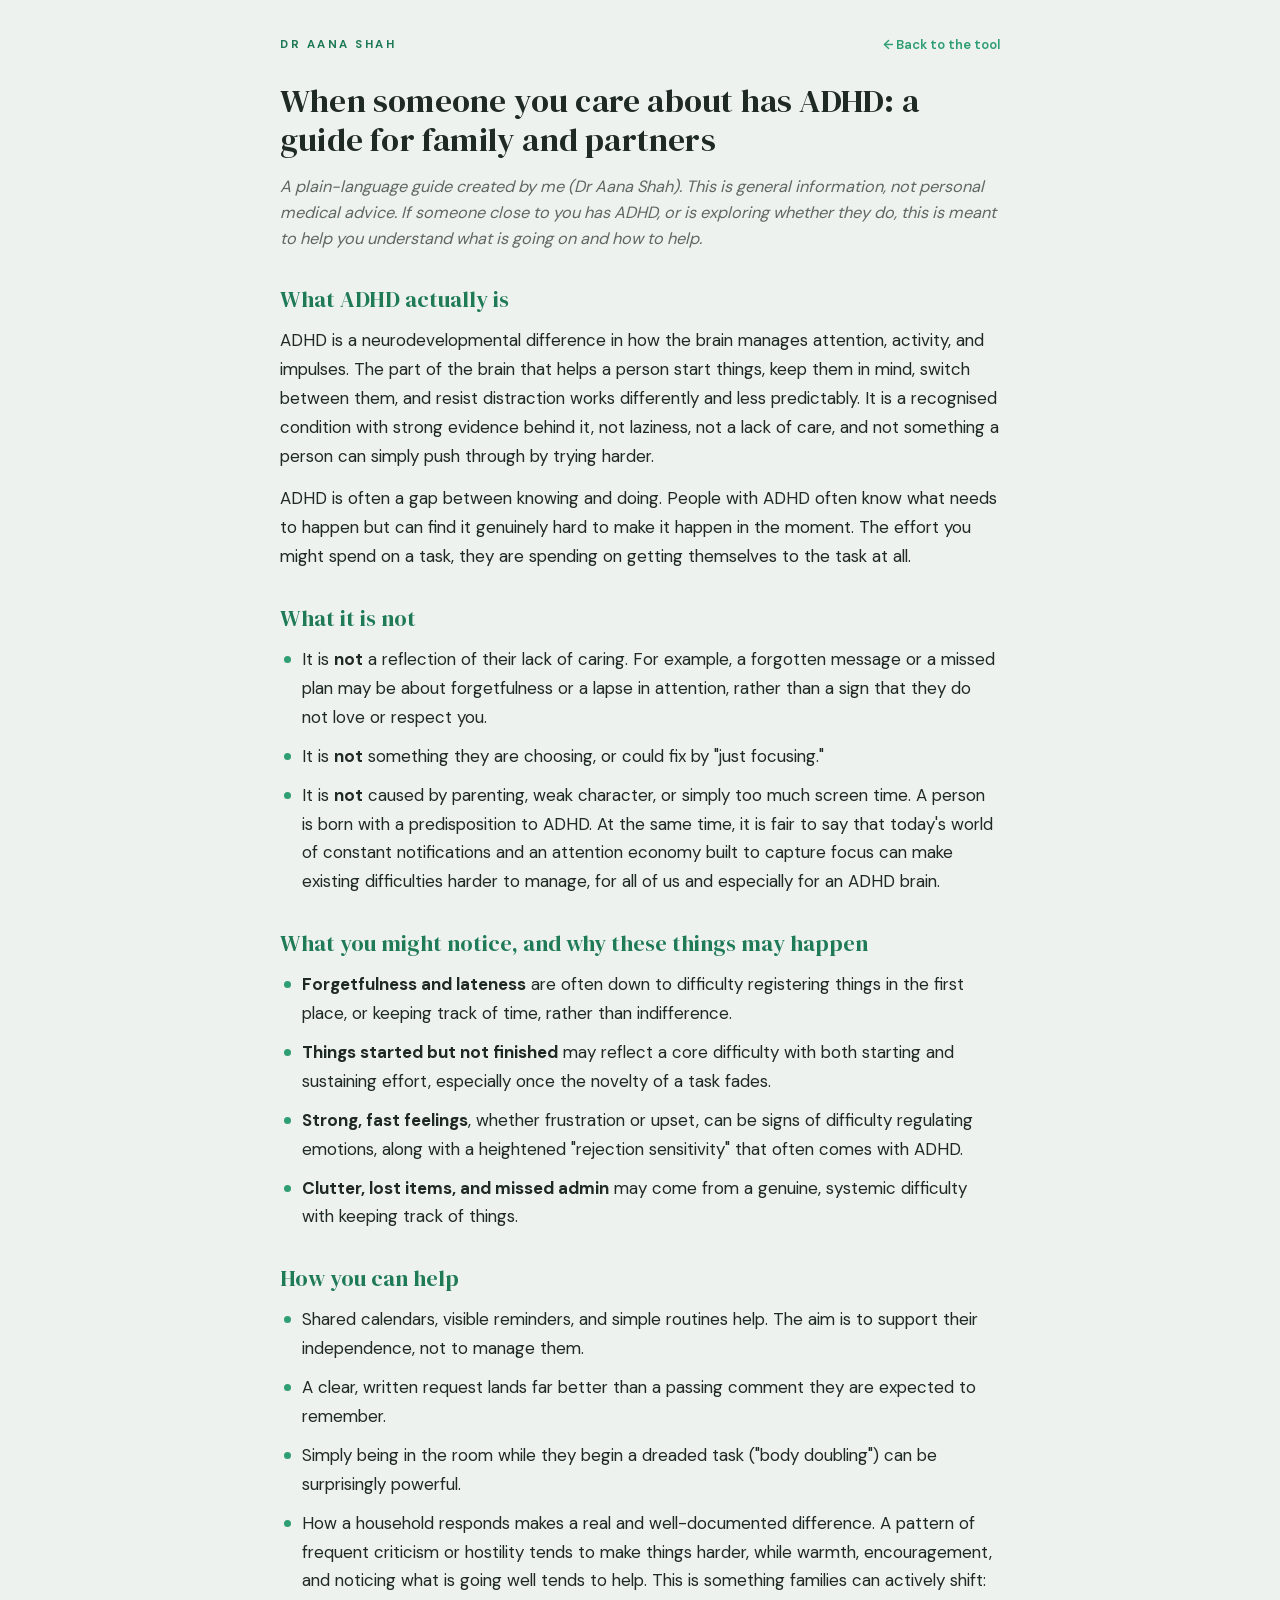
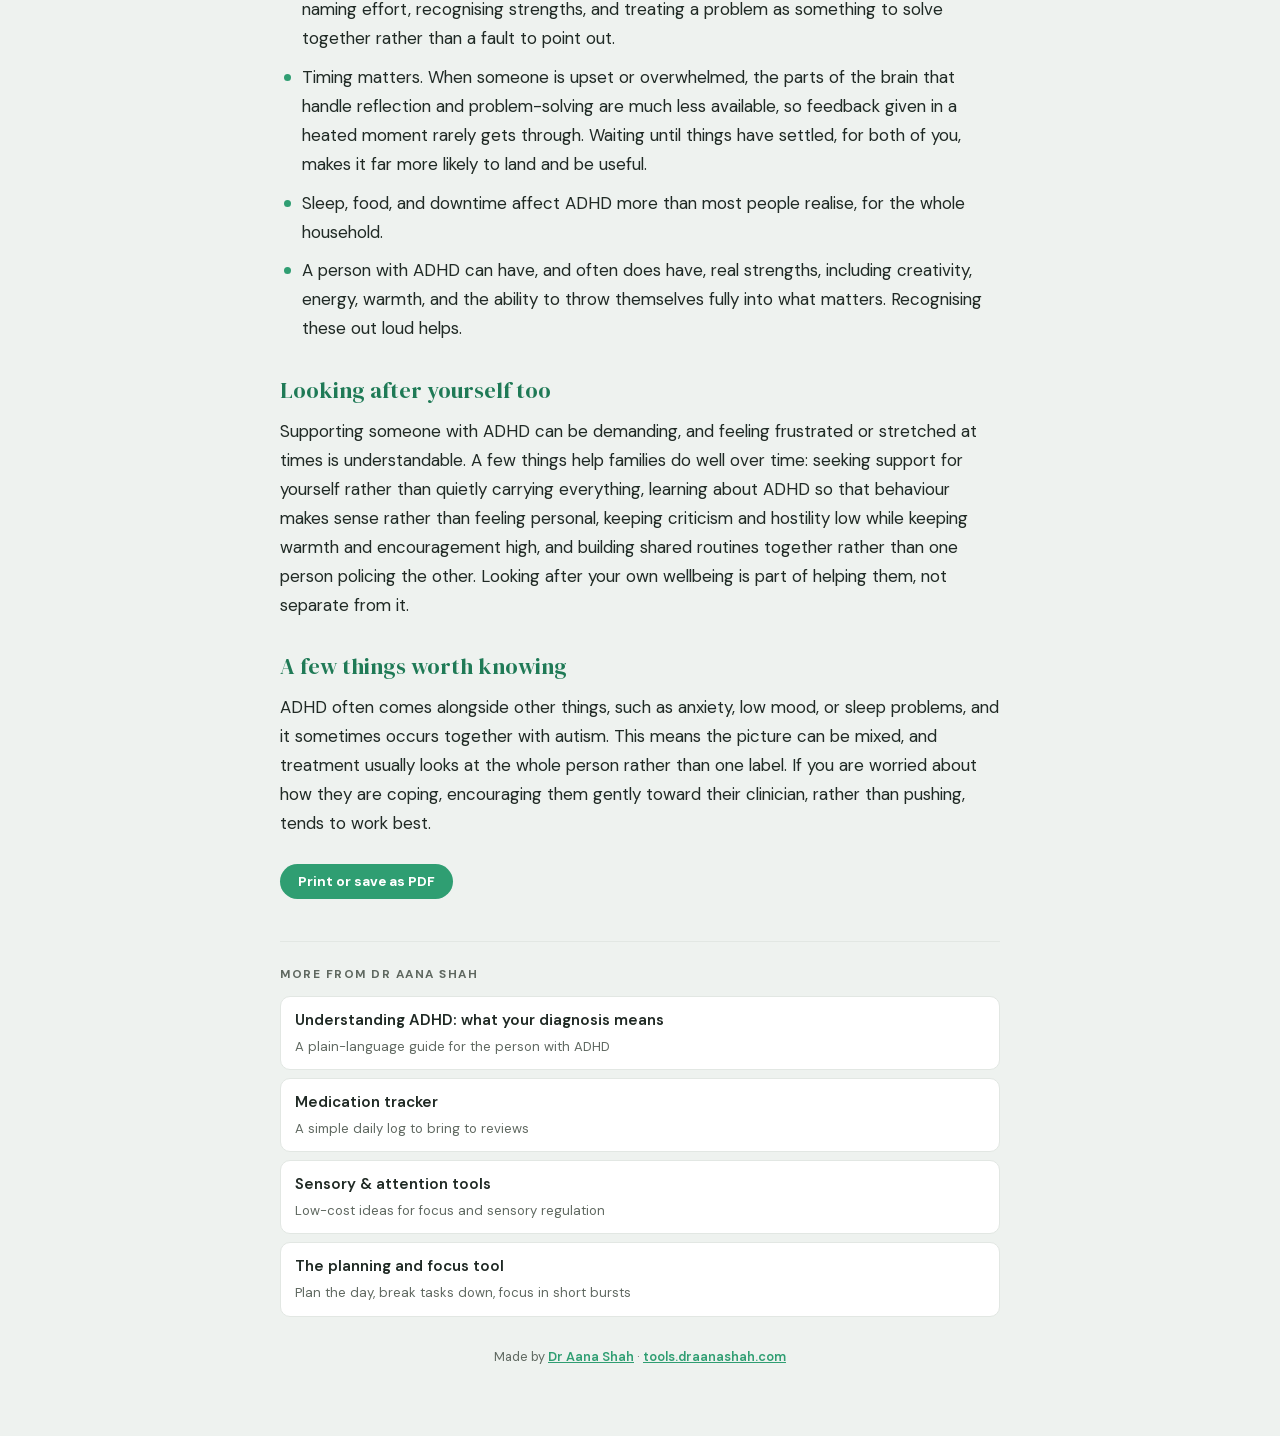
<file: adhd-for-family.html>
<!DOCTYPE html>
<html lang="en">
<head>
<meta charset="UTF-8">
<meta name="viewport" content="width=device-width, initial-scale=1.0">
<link rel="icon" href="favicon.svg" type="image/svg+xml">
<link rel="apple-touch-icon" href="icon-180.png">
<title>When someone you care about has ADHD: a guide for family and partners | Dr Aana Shah</title>
<meta name="description" content="A plain-language guide for the family and partners of someone with ADHD: what it is, what it is not, and how to help. By Dr Aana Shah.">
<link rel="canonical" href="https://tools.draanashah.com/adhd-for-family.html">
<link rel="stylesheet" href="assets/guide.css">
</head>
<body>
<div class="doc">
  <div class="topbar">
    <span class="kicker">Dr Aana Shah</span>
    <a class="backlink" href="/">&#8592; Back to the tool</a>
  </div>

  <h1>When someone you care about has ADHD: a guide for family and partners</h1>
  <p class="lead">A plain-language guide created by me (Dr Aana Shah). This is general information, not personal medical advice. If someone close to you has ADHD, or is exploring whether they do, this is meant to help you understand what is going on and how to help.</p>

  <h2>What ADHD actually is</h2>
  <p>ADHD is a neurodevelopmental difference in how the brain manages attention, activity, and impulses. The part of the brain that helps a person start things, keep them in mind, switch between them, and resist distraction works differently and less predictably. It is a recognised condition with strong evidence behind it, not laziness, not a lack of care, and not something a person can simply push through by trying harder.</p>
  <p>ADHD is often a gap between knowing and doing. People with ADHD often know what needs to happen but can find it genuinely hard to make it happen in the moment. The effort you might spend on a task, they are spending on getting themselves to the task at all.</p>

  <h2>What it is not</h2>
  <ul>
    <li>It is <strong>not</strong> a reflection of their lack of caring. For example, a forgotten message or a missed plan may be about forgetfulness or a lapse in attention, rather than a sign that they do not love or respect you.</li>
    <li>It is <strong>not</strong> something they are choosing, or could fix by "just focusing."</li>
    <li>It is <strong>not</strong> caused by parenting, weak character, or simply too much screen time. A person is born with a predisposition to ADHD. At the same time, it is fair to say that today's world of constant notifications and an attention economy built to capture focus can make existing difficulties harder to manage, for all of us and especially for an ADHD brain.</li>
  </ul>

  <h2>What you might notice, and why these things may happen</h2>
  <ul>
    <li><strong>Forgetfulness and lateness</strong> are often down to difficulty registering things in the first place, or keeping track of time, rather than indifference.</li>
    <li><strong>Things started but not finished</strong> may reflect a core difficulty with both starting and sustaining effort, especially once the novelty of a task fades.</li>
    <li><strong>Strong, fast feelings</strong>, whether frustration or upset, can be signs of difficulty regulating emotions, along with a heightened "rejection sensitivity" that often comes with ADHD.</li>
    <li><strong>Clutter, lost items, and missed admin</strong> may come from a genuine, systemic difficulty with keeping track of things.</li>
  </ul>

  <h2>How you can help</h2>
  <ul>
    <li>Shared calendars, visible reminders, and simple routines help. The aim is to support their independence, not to manage them.</li>
    <li>A clear, written request lands far better than a passing comment they are expected to remember.</li>
    <li>Simply being in the room while they begin a dreaded task ("body doubling") can be surprisingly powerful.</li>
    <li>How a household responds makes a real and well-documented difference. A pattern of frequent criticism or hostility tends to make things harder, while warmth, encouragement, and noticing what is going well tends to help. This is something families can actively shift: naming effort, recognising strengths, and treating a problem as something to solve together rather than a fault to point out.</li>
    <li>Timing matters. When someone is upset or overwhelmed, the parts of the brain that handle reflection and problem-solving are much less available, so feedback given in a heated moment rarely gets through. Waiting until things have settled, for both of you, makes it far more likely to land and be useful.</li>
    <li>Sleep, food, and downtime affect ADHD more than most people realise, for the whole household.</li>
    <li>A person with ADHD can have, and often does have, real strengths, including creativity, energy, warmth, and the ability to throw themselves fully into what matters. Recognising these out loud helps.</li>
  </ul>

  <h2>Looking after yourself too</h2>
  <p>Supporting someone with ADHD can be demanding, and feeling frustrated or stretched at times is understandable. A few things help families do well over time: seeking support for yourself rather than quietly carrying everything, learning about ADHD so that behaviour makes sense rather than feeling personal, keeping criticism and hostility low while keeping warmth and encouragement high, and building shared routines together rather than one person policing the other. Looking after your own wellbeing is part of helping them, not separate from it.</p>

  <h2>A few things worth knowing</h2>
  <p>ADHD often comes alongside other things, such as anxiety, low mood, or sleep problems, and it sometimes occurs together with autism. This means the picture can be mixed, and treatment usually looks at the whole person rather than one label. If you are worried about how they are coping, encouraging them gently toward their clinician, rather than pushing, tends to work best.</p>

  <p style="margin-top:26px;"><button class="printbtn" onclick="window.print()">Print or save as PDF</button></p>

  <nav class="docnav">
    <div class="docnav-title">More from Dr Aana Shah</div>
    <a href="understanding-adhd.html">Understanding ADHD: what your diagnosis means<span>A plain-language guide for the person with ADHD</span></a>    <a href="medication-tracker.html">Medication tracker<span>A simple daily log to bring to reviews</span></a>
    <a href="sensory-tools.html">Sensory &amp; attention tools<span>Low-cost ideas for focus and sensory regulation</span></a>    <a href="/">The planning and focus tool<span>Plan the day, break tasks down, focus in short bursts</span></a>
  </nav>

  <p class="pagefoot">Made by <a href="https://draanashah.com" rel="noopener">Dr Aana Shah</a> &middot; <a href="/">tools.draanashah.com</a></p>
</div>
<script data-goatcounter="https://draanashah.goatcounter.com/count" async src="//gc.zgo.at/count.js"></script>
</body>
</html>
</file>
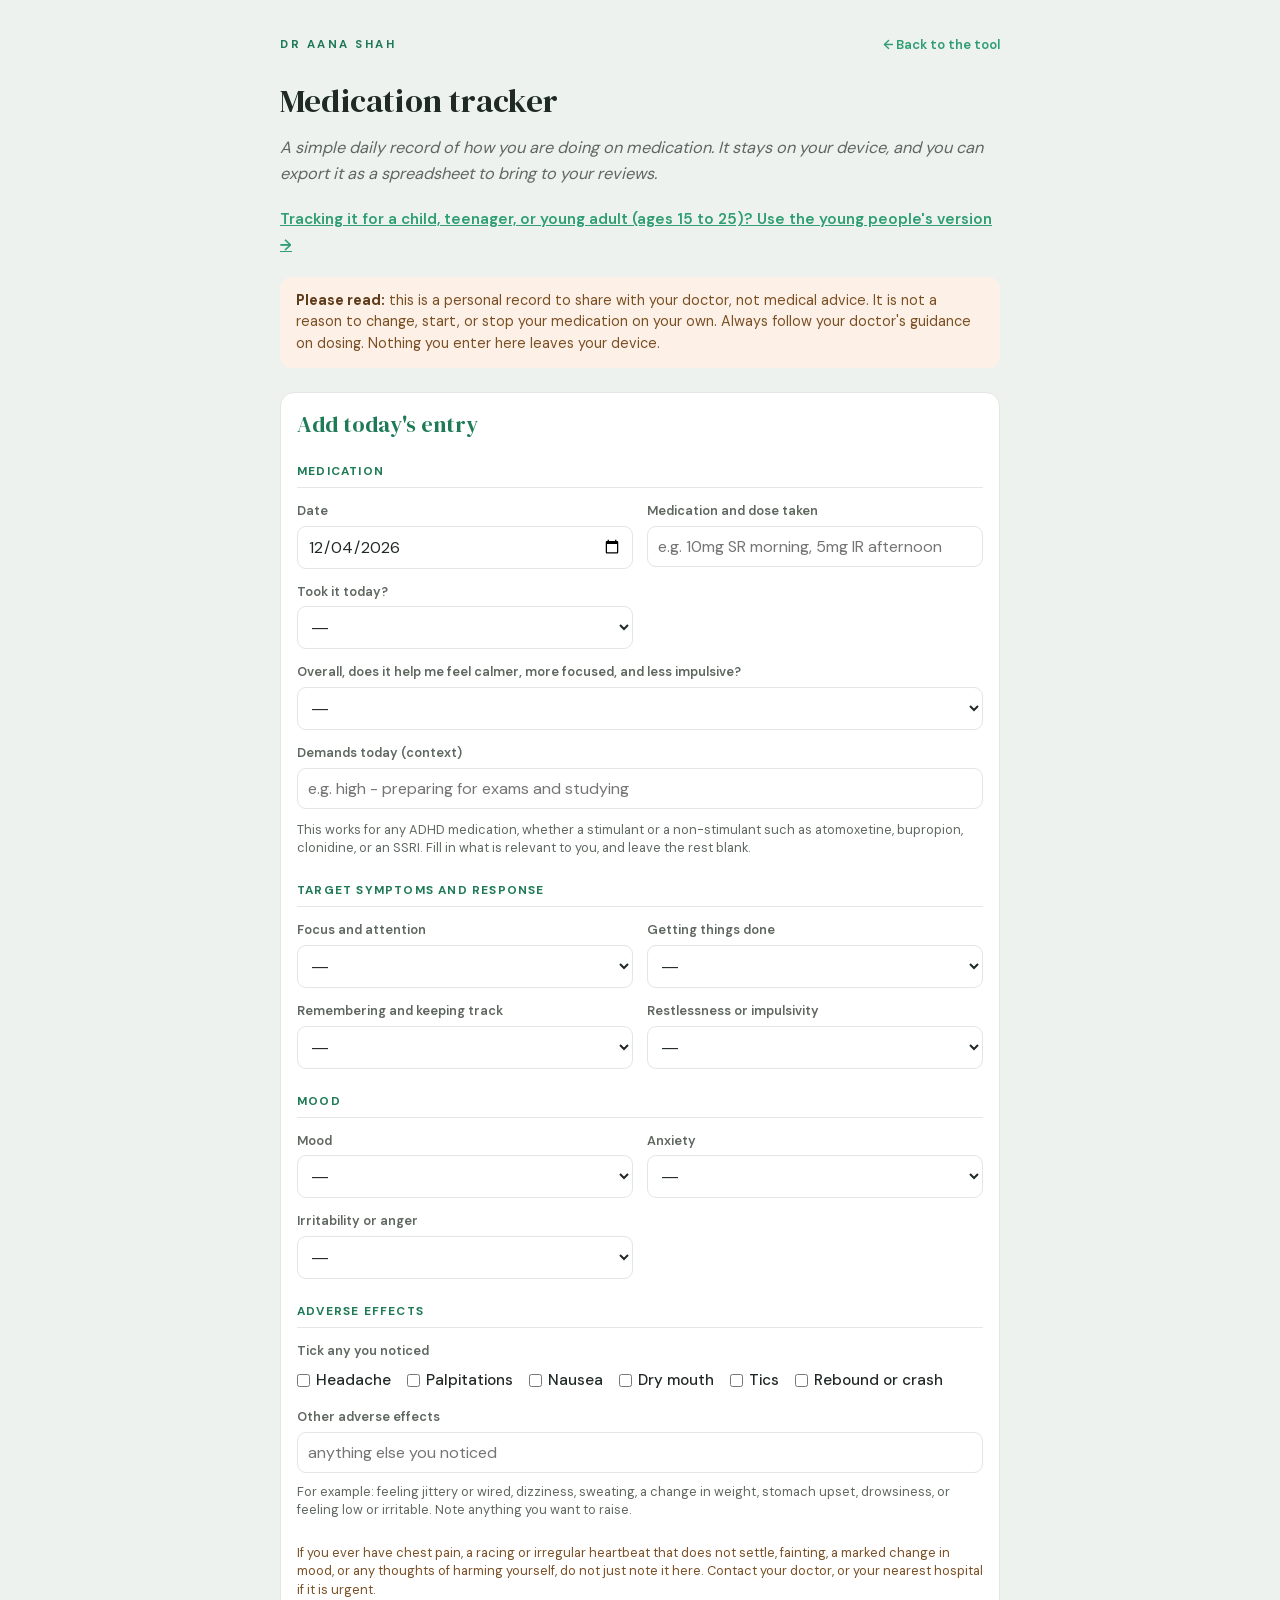
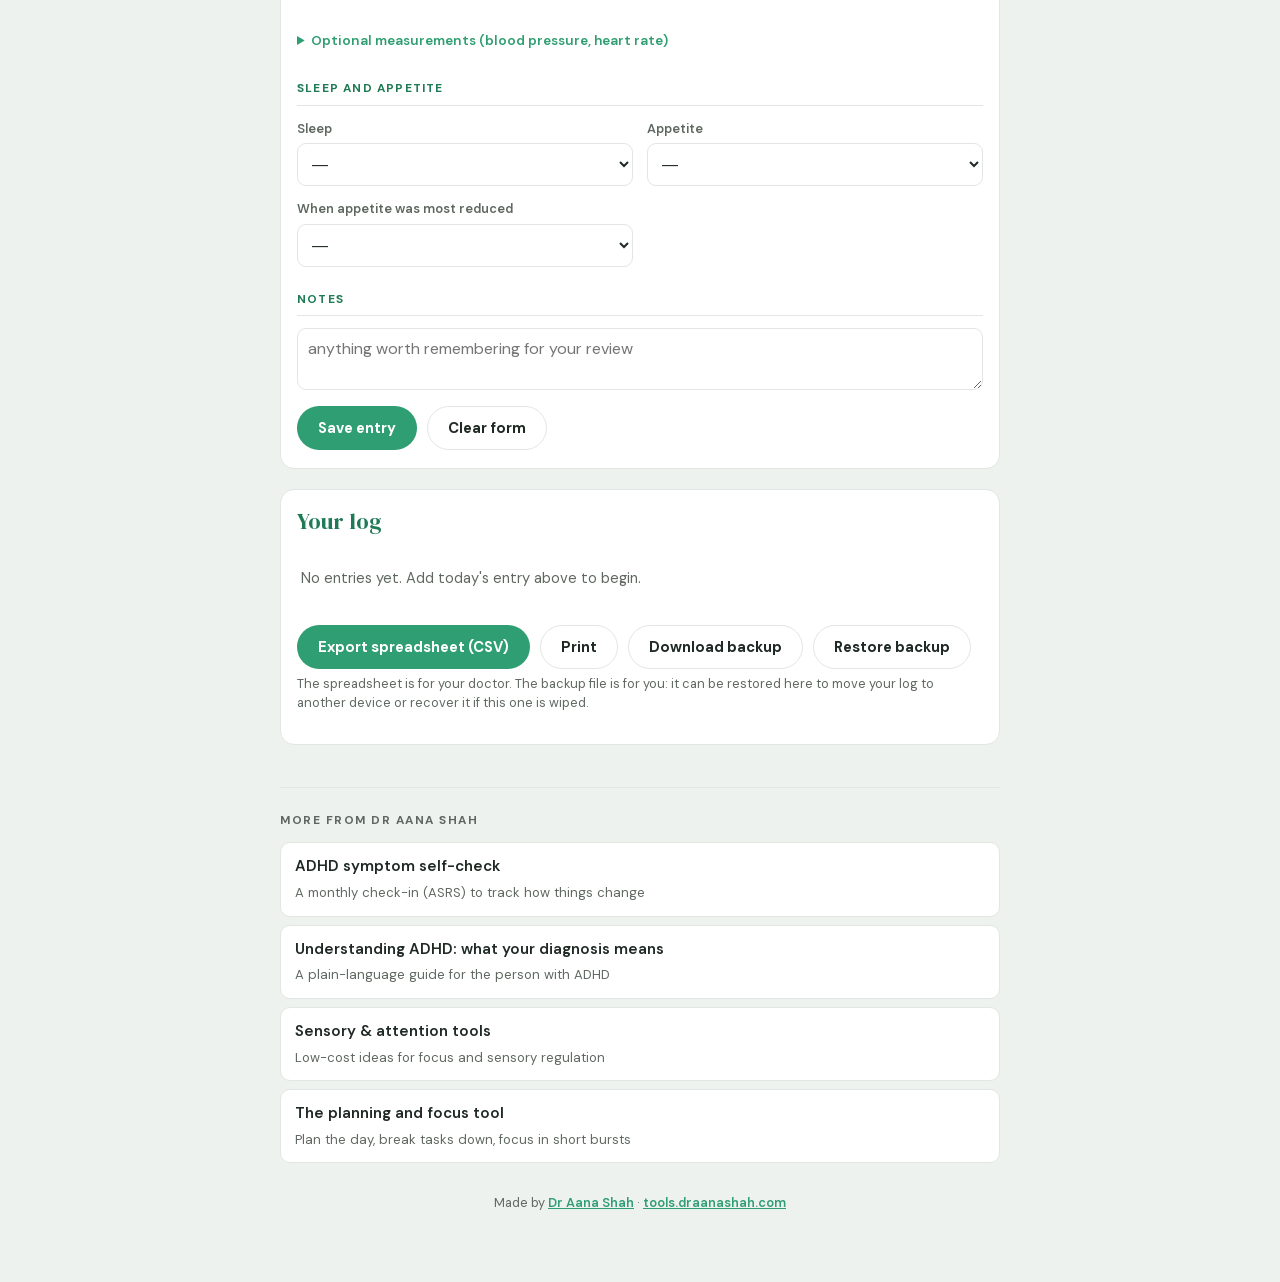
<file: medication-tracker.html>
<!DOCTYPE html>
<html lang="en">
<head>
<meta charset="UTF-8">
<meta name="viewport" content="width=device-width, initial-scale=1.0">
<link rel="icon" href="favicon.svg" type="image/svg+xml">
<link rel="apple-touch-icon" href="icon-180.png">
<title>Medication tracker | Dr Aana Shah</title>
<meta name="description" content="A simple daily ADHD medication and symptom tracker. Stays on your device, exports a spreadsheet to bring to your reviews. By Dr Aana Shah.">
<link rel="canonical" href="https://tools.draanashah.com/medication-tracker.html">
<link rel="stylesheet" href="assets/guide.css">
<style>
  .lead-note{background:var(--warn-soft); border-radius:12px; padding:13px 16px; margin-bottom:24px;
    font-size:.9rem; line-height:1.5; color:#7a4f24;}
  .lead-note b{color:#5e3c1b;}
  .card{background:var(--surface); border:1px solid var(--line); border-radius:14px; padding:18px 16px; margin-bottom:20px;}
  .card h2{margin-top:0;}
  .grid{display:grid; grid-template-columns:1fr 1fr; gap:12px 14px;}
  .field{display:flex; flex-direction:column; gap:4px;}
  .field.full{grid-column:1 / -1;}
  .subhead{grid-column:1 / -1; font-size:.74rem; font-weight:700; letter-spacing:1.2px; text-transform:uppercase; color:var(--primary-dark); border-bottom:1px solid var(--line); padding-bottom:6px; margin-top:10px;}
  .hint{font-size:.8rem; color:var(--muted); line-height:1.45; margin-top:6px;}
  .hint.alert{color:#7a4f24;}
  label{font-size:.8rem; font-weight:600; color:var(--muted);}
  input,select,textarea{font-family:inherit; font-size:1rem; color:var(--ink);
    border:1px solid var(--line); border-radius:9px; padding:9px 10px; background:#fff; width:100%;}
  textarea{resize:vertical; min-height:54px;}
  .sidefx{display:flex; flex-wrap:wrap; gap:8px 16px; padding-top:2px;}
  .sidefx label{display:flex; align-items:center; gap:6px; font-weight:500; color:var(--ink); font-size:.95rem;}
  .sidefx input{width:auto;}
  .optional summary{cursor:pointer; font-size:.85rem; font-weight:600; color:var(--primary); padding:4px 0;}
  .btnrow{display:flex; flex-wrap:wrap; gap:10px; margin-top:16px;}
  .btn{font-family:inherit; font-weight:700; font-size:.92rem; border-radius:999px; padding:11px 20px; cursor:pointer; border:1px solid transparent;}
  .btn.primary{background:var(--primary); color:#fff;}
  .btn.primary:hover{background:var(--primary-dark);}
  .btn.ghost{background:#fff; color:var(--ink); border-color:var(--line);}
  .btn.ghost:hover{border-color:var(--primary);}
  .tablewrap{overflow-x:auto; -webkit-overflow-scrolling:touch; border:1px solid var(--line); border-radius:12px;}
  table{border-collapse:collapse; width:100%; font-size:.86rem; min-width:680px;}
  th,td{text-align:left; padding:8px 10px; border-bottom:1px solid var(--line); white-space:nowrap;}
  th{background:var(--soft); font-weight:700; color:var(--primary-dark); position:sticky; top:0;}
  td.note{white-space:normal; min-width:160px;}
  tr:last-child td{border-bottom:none;}
  .del{background:none; border:none; color:#c0403f; cursor:pointer; font-size:1rem; font-weight:700;}
  .empty{color:var(--muted); font-size:.92rem; padding:18px 4px;}
  .store-warn{position:fixed; top:0; left:0; right:0; z-index:200; background:#b3261e; color:#fff; padding:12px 16px; font-size:.9rem; line-height:1.45; box-shadow:0 2px 10px rgba(0,0,0,.25); display:none;}
  .store-warn.show{display:block;}
  .store-warn .sw-inner{max-width:640px; margin:0 auto; display:flex; flex-wrap:wrap; align-items:center; gap:8px 14px;}
  .store-warn .sw-msg{flex:1; min-width:220px;}
  .store-warn .sw-act{background:#fff; color:#b3261e; border:none; border-radius:999px; padding:7px 14px; font-weight:700; font-size:.85rem; cursor:pointer; font-family:inherit;}
  .store-warn .sw-dismiss{background:transparent; color:#fff; border:1px solid rgba(255,255,255,.6); border-radius:999px; padding:7px 12px; font-weight:600; font-size:.85rem; cursor:pointer; font-family:inherit;}
  @media (max-width:560px){ .grid{grid-template-columns:1fr;} }
  @media print{ .card .grid, .btnrow, .lead-note, .del{display:none !important;} th{position:static;} }
</style>
</head>
<body>
<div class="store-warn" id="storeWarn" role="alert"></div>
<div class="doc">
  <div class="topbar">
    <span class="kicker">Dr Aana Shah</span>
    <a class="backlink" href="/">&#8592; Back to the tool</a>
  </div>

  <h1>Medication tracker</h1>
  <p class="lead">A simple daily record of how you are doing on medication. It stays on your device, and you can export it as a spreadsheet to bring to your reviews.</p>
  <p style="margin:-8px 0 18px; font-size:.95rem;"><a href="treatment-response.html" style="color:var(--primary); font-weight:600;">Tracking it for a child, teenager, or young adult (ages 15 to 25)? Use the young people's version &#8594;</a></p>

  <div class="lead-note">
    <b>Please read:</b> this is a personal record to share with your doctor, not medical advice. It is not a reason to change, start, or stop your medication on your own. Always follow your doctor's guidance on dosing. Nothing you enter here leaves your device.
  </div>

  <div class="card">
    <h2>Add today's entry</h2>
    <div class="grid">
      <div class="subhead full">Medication</div>
      <div class="field"><label for="date">Date</label><input type="date" id="date"></div>
      <div class="field"><label for="meds">Medication and dose taken</label><input type="text" id="meds" placeholder="e.g. 10mg SR morning, 5mg IR afternoon"></div>
      <div class="field"><label for="adherence">Took it today?</label>
        <select id="adherence"><option value="">&mdash;</option><option>Yes, as prescribed</option><option>Took it late</option><option>Missed a dose</option><option>Skipped on purpose</option><option>Stopped it</option></select></div>
      <div class="field full"><label for="helps">Overall, does it help me feel calmer, more focused, and less impulsive?</label>
        <select id="helps"><option value="">&mdash;</option><option>Yes</option><option>Somewhat</option><option>No</option><option>Not sure</option></select></div>
      <div class="field full"><label for="demands">Demands today (context)</label><input type="text" id="demands" placeholder="e.g. high - preparing for exams and studying"></div>
      <div class="field full"><p class="hint" style="margin:0;">This works for any ADHD medication, whether a stimulant or a non-stimulant such as atomoxetine, bupropion, clonidine, or an SSRI. Fill in what is relevant to you, and leave the rest blank.</p></div>

      <div class="subhead full">Target symptoms and response</div>
      <div class="field"><label for="focus">Focus and attention</label>
        <select id="focus"><option value="">&mdash;</option><option>Good</option><option>Okay</option><option>Poor</option><option>Very poor</option></select></div>
      <div class="field"><label for="exec">Getting things done</label>
        <select id="exec"><option value="">&mdash;</option><option>Good</option><option>Okay</option><option>Hard</option><option>Very hard</option></select></div>
      <div class="field"><label for="memory">Remembering and keeping track</label>
        <select id="memory"><option value="">&mdash;</option><option>Good</option><option>Okay</option><option>Poor</option><option>Very poor</option></select></div>
      <div class="field"><label for="restless">Restlessness or impulsivity</label>
        <select id="restless"><option value="">&mdash;</option><option>None</option><option>Mild</option><option>Moderate</option><option>Marked</option></select></div>

      <div class="subhead full">Mood</div>
      <div class="field"><label for="mood">Mood</label>
        <select id="mood"><option value="">&mdash;</option><option>Good</option><option>Okay</option><option>Low</option><option>Very low</option></select></div>
      <div class="field"><label for="anx">Anxiety</label>
        <select id="anx"><option value="">&mdash;</option><option>None</option><option>Mild</option><option>Moderate</option><option>Marked</option></select></div>
      <div class="field"><label for="irrit">Irritability or anger</label>
        <select id="irrit"><option value="">&mdash;</option><option>None</option><option>Mild</option><option>Moderate</option><option>Marked</option></select></div>

      <div class="subhead full">Adverse effects</div>
      <div class="field full"><label>Tick any you noticed</label>
        <div class="sidefx">
          <label><input type="checkbox" id="sfHeadache"> Headache</label>
          <label><input type="checkbox" id="sfPalp"> Palpitations</label>
          <label><input type="checkbox" id="sfNausea"> Nausea</label>
          <label><input type="checkbox" id="sfDry"> Dry mouth</label>
          <label><input type="checkbox" id="sfTics"> Tics</label>
          <label><input type="checkbox" id="sfCrash"> Rebound or crash</label>
        </div>
      </div>
      <div class="field full"><label for="sfOther">Other adverse effects</label><input type="text" id="sfOther" placeholder="anything else you noticed">
        <p class="hint">For example: feeling jittery or wired, dizziness, sweating, a change in weight, stomach upset, drowsiness, or feeling low or irritable. Note anything you want to raise.</p>
        <p class="hint alert">If you ever have chest pain, a racing or irregular heartbeat that does not settle, fainting, a marked change in mood, or any thoughts of harming yourself, do not just note it here. Contact your doctor, or your nearest hospital if it is urgent.</p>
      </div>
      <div class="field full">
        <details class="optional"><summary>Optional measurements (blood pressure, heart rate)</summary>
          <div class="grid" style="margin-top:10px;">
            <div class="field"><label for="bp">Blood pressure</label><input type="text" id="bp" placeholder="e.g. 122/78"></div>
            <div class="field"><label for="hr">Heart rate</label><input type="text" id="hr" placeholder="e.g. 72 bpm"></div>
          </div>
        </details>
      </div>

      <div class="subhead full">Sleep and appetite</div>
      <div class="field"><label for="sleep">Sleep</label>
        <select id="sleep"><option value="">&mdash;</option><option>Good</option><option>Okay</option><option>Poor</option><option>Very poor</option></select></div>
      <div class="field"><label for="appetite">Appetite</label>
        <select id="appetite"><option value="">&mdash;</option><option>Normal</option><option>Reduced</option><option>Increased</option><option>Poor</option></select></div>
      <div class="field"><label for="appTiming">When appetite was most reduced</label>
        <select id="appTiming"><option value="">&mdash;</option><option>Not reduced</option><option>Morning</option><option>Midday</option><option>Afternoon</option><option>Evening</option><option>Most of the day</option></select></div>

      <div class="subhead full">Notes</div>
      <div class="field full"><textarea id="notes" aria-label="Notes" placeholder="anything worth remembering for your review"></textarea></div>
    </div>
    <div class="btnrow">
      <button class="btn primary" id="saveBtn">Save entry</button>
      <button class="btn ghost" id="clearBtn">Clear form</button>
    </div>
  </div>

  <div class="card">
    <h2>Your log</h2>
    <div id="tableArea"></div>
    <div class="btnrow">
      <button class="btn primary" id="exportBtn">Export spreadsheet (CSV)</button>
      <button class="btn ghost" onclick="window.print()">Print</button>
      <button class="btn ghost" id="backupBtn">Download backup</button>
      <button class="btn ghost" id="restoreBtn">Restore backup</button>
      <input type="file" id="backupFile" accept="application/json,.json" style="display:none;">
    </div>
    <p class="hint">The spreadsheet is for your doctor. The backup file is for you: it can be restored here to move your log to another device or recover it if this one is wiped.</p>
  </div>

  <nav class="docnav">
    <div class="docnav-title">More from Dr Aana Shah</div>
    <a href="symptom-check.html">ADHD symptom self-check<span>A monthly check-in (ASRS) to track how things change</span></a>
    <a href="understanding-adhd.html">Understanding ADHD: what your diagnosis means<span>A plain-language guide for the person with ADHD</span></a>
    <a href="sensory-tools.html">Sensory &amp; attention tools<span>Low-cost ideas for focus and sensory regulation</span></a>    <a href="/">The planning and focus tool<span>Plan the day, break tasks down, focus in short bursts</span></a>
  </nav>
  <p class="pagefoot">Made by <a href="https://draanashah.com" rel="noopener">Dr Aana Shah</a> &middot; <a href="/">tools.draanashah.com</a></p>
</div>

<script>
"use strict";
var KEY="medTracker.v1";
var DAYS=["Sunday","Monday","Tuesday","Wednesday","Thursday","Friday","Saturday"];
var COLS=[
  ["date","Date"],["day","Day"],["meds","Medication and dose"],["adherence","Took it today"],["helps","Helps overall"],["demands","Demands"],
  ["focus","Focus and attention"],["exec","Getting things done"],["memory","Remembering/keeping track"],["restless","Restlessness/impulsivity"],
  ["mood","Mood"],["anx","Anxiety"],["irrit","Irritability"],
  ["sidefx","Adverse effects"],["bp","Blood pressure"],["hr","Heart rate"],
  ["sleep","Sleep"],["appetite","Appetite"],["appTiming","Appetite most reduced"],["notes","Notes"]
];
function load(){
  var raw=null;
  try{ raw=localStorage.getItem(KEY); return JSON.parse(raw)||[]; }
  catch(e){
    // unreadable log: set a copy aside so it isn't overwritten, then start empty
    try{ if(raw) localStorage.setItem(KEY+".corrupt."+Date.now(), raw); }catch(_){}
    showWarn("Some of your saved entries could not be read, so the log started empty. A copy of the unreadable data has been kept on this device. If you have a backup file, you can restore it below.", null);
    return [];
  }
}
var saveWarned=false;
function save(d){
  try{
    localStorage.setItem(KEY, JSON.stringify(d));
    if(saveWarned){ saveWarned=false; hideWarn(); }
    return true;
  }catch(e){
    if(!saveWarned){ saveWarned=true;
      showWarn("Your entries are not being saved on this device. You may be in private browsing, or storage may be full. Download a backup now so you don't lose your log.", exportBackup);
    }
    return false;
  }
}
function showWarn(msg, onAction){
  var bar=$("storeWarn");
  bar.innerHTML='<div class="sw-inner"><span class="sw-msg"></span>'+
    (onAction?'<button class="sw-act" type="button">Download backup</button>':'')+
    '<button class="sw-dismiss" type="button">Dismiss</button></div>';
  bar.querySelector(".sw-msg").textContent=msg;
  if(onAction) bar.querySelector(".sw-act").onclick=onAction;
  bar.querySelector(".sw-dismiss").onclick=function(){ bar.classList.remove("show"); };
  bar.classList.add("show");
}
function hideWarn(){ var bar=$("storeWarn"); if(bar) bar.classList.remove("show"); }
function dayName(iso){ if(!iso) return ""; var p=iso.split("-"); var dt=new Date(+p[0],+p[1]-1,+p[2]); return DAYS[dt.getDay()]||""; }
function fmtDate(iso){ if(!iso) return ""; var p=iso.split("-"); return p[2]+"/"+p[1]+"/"+p[0]; }
var $=function(id){ return document.getElementById(id); };

function todayISO(){ var d=new Date(); var m=("0"+(d.getMonth()+1)).slice(-2); var day=("0"+d.getDate()).slice(-2); return d.getFullYear()+"-"+m+"-"+day; }
$("date").value=todayISO();

function collectSideFx(){
  var fx=[];
  if($("sfHeadache").checked) fx.push("Headache");
  if($("sfPalp").checked) fx.push("Palpitations");
  if($("sfNausea").checked) fx.push("Nausea");
  if($("sfDry").checked) fx.push("Dry mouth");
  if($("sfTics").checked) fx.push("Tics");
  if($("sfCrash").checked) fx.push("Rebound/crash");
  var o=$("sfOther").value.trim(); if(o) fx.push(o);
  return fx.join("; ");
}
function clearForm(){
  ["meds","adherence","helps","demands","focus","exec","memory","restless","mood","anx","irrit","sleep","appetite","appTiming","sfOther","bp","hr","notes"].forEach(function(id){ $(id).value=""; });
  ["sfHeadache","sfPalp","sfNausea","sfDry","sfTics","sfCrash"].forEach(function(id){ $(id).checked=false; });
  $("date").value=todayISO();
}
function addEntry(){
  var iso=$("date").value;
  if(!iso){ alert("Please pick a date."); return; }
  var entry={
    id:Date.now(), date:iso, day:dayName(iso),
    meds:$("meds").value.trim(), adherence:$("adherence").value, helps:$("helps").value, demands:$("demands").value.trim(),
    focus:$("focus").value, exec:$("exec").value, memory:$("memory").value, restless:$("restless").value,
    mood:$("mood").value, anx:$("anx").value, irrit:$("irrit").value,
    sidefx:collectSideFx(), bp:$("bp").value.trim(), hr:$("hr").value.trim(),
    sleep:$("sleep").value, appetite:$("appetite").value, appTiming:$("appTiming").value,
    notes:$("notes").value.trim()
  };
  var data=load();
  if(data.some(function(e){ return e.date===iso; })){
    if(confirm("You already have an entry for "+fmtDate(iso)+".\n\nOK to replace it, or Cancel to keep both.")){
      data=data.filter(function(e){ return e.date!==iso; });
    }
  }
  data.push(entry);
  data.sort(function(a,b){ return a.date<b.date?1:(a.date>b.date?-1:b.id-a.id); });
  save(data); render(); clearForm();
}
function del(id){
  var data=load().filter(function(e){ return e.id!==id; });
  save(data); render();
}
function render(){
  var data=load(); var area=$("tableArea");
  area.textContent="";
  if(!data.length){ var p=document.createElement("div"); p.className="empty"; p.textContent="No entries yet. Add today's entry above to begin."; area.appendChild(p); return; }
  var wrap=document.createElement("div"); wrap.className="tablewrap";
  var t=document.createElement("table");
  var thead=document.createElement("thead"); var hr=document.createElement("tr");
  COLS.forEach(function(c){ var th=document.createElement("th"); th.textContent=c[1]; hr.appendChild(th); });
  var thx=document.createElement("th"); thx.textContent=""; hr.appendChild(thx);
  thead.appendChild(hr); t.appendChild(thead);
  var tb=document.createElement("tbody");
  data.forEach(function(e){
    var tr=document.createElement("tr");
    COLS.forEach(function(c){
      var td=document.createElement("td");
      var v = c[0]==="date" ? fmtDate(e.date) : (e[c[0]]||"");
      td.textContent=v;
      if(c[0]==="notes"||c[0]==="sidefx"||c[0]==="demands") td.className="note";
      tr.appendChild(td);
    });
    var tdx=document.createElement("td");
    var b=document.createElement("button"); b.className="del"; b.textContent="×"; b.title="Delete this entry";
    b.onclick=function(){ if(confirm("Delete this entry?")) del(e.id); };
    tdx.appendChild(b); tr.appendChild(tdx);
    tb.appendChild(tr);
  });
  t.appendChild(tb); wrap.appendChild(t); area.appendChild(wrap);
}
function csvCell(s){ s=(s==null?"":String(s)); if(/[",\n]/.test(s)){ s='"'+s.replace(/"/g,'""')+'"'; } return s; }
function exportCSV(){
  var data=load();
  if(!data.length){ alert("Nothing to export yet."); return; }
  var rows=[COLS.map(function(c){ return c[1]; }).join(",")];
  data.slice().reverse().forEach(function(e){
    rows.push(COLS.map(function(c){ return csvCell(c[0]==="date"?fmtDate(e.date):e[c[0]]); }).join(","));
  });
  var blob=new Blob(["﻿"+rows.join("\r\n")], {type:"text/csv;charset=utf-8;"});
  var url=URL.createObjectURL(blob);
  var a=document.createElement("a");
  a.href=url; a.download="medication-tracker-"+todayISO()+".csv";
  document.body.appendChild(a); a.click(); document.body.removeChild(a);
  setTimeout(function(){ URL.revokeObjectURL(url); }, 1000);
}
function exportBackup(){
  var blob=new Blob([JSON.stringify({app:"medTracker", version:1, exported:todayISO(), entries:load()}, null, 2)], {type:"application/json"});
  var url=URL.createObjectURL(blob);
  var a=document.createElement("a");
  a.href=url; a.download="medication-tracker-backup-"+todayISO()+".json";
  document.body.appendChild(a); a.click(); document.body.removeChild(a);
  setTimeout(function(){ URL.revokeObjectURL(url); }, 1000);
}
function importBackup(ev){
  var file=ev.target.files[0]; if(!file) return;
  var reader=new FileReader();
  reader.onload=function(){
    var parsed;
    try{ parsed=JSON.parse(reader.result); }catch(e){ alert("That file doesn't look like a backup from this tool."); ev.target.value=""; return; }
    var entries = parsed && Array.isArray(parsed.entries) ? parsed.entries
                : (Array.isArray(parsed) ? parsed : null);   // also accept a bare array
    if(!entries){ alert("That file doesn't look like a backup from this tool."); ev.target.value=""; return; }
    if(confirm("Restoring will replace your current log ("+load().length+" entries) with the backup ("+entries.length+" entries). Continue?")){
      save(entries); render();
    }
    ev.target.value="";
  };
  reader.readAsText(file);
}
$("saveBtn").onclick=addEntry;
$("clearBtn").onclick=clearForm;
$("exportBtn").onclick=exportCSV;
$("backupBtn").onclick=exportBackup;
$("restoreBtn").onclick=function(){ $("backupFile").click(); };
$("backupFile").onchange=importBackup;
render();
</script>
<script data-goatcounter="https://draanashah.goatcounter.com/count" async src="//gc.zgo.at/count.js"></script>
</body>
</html>
</file>
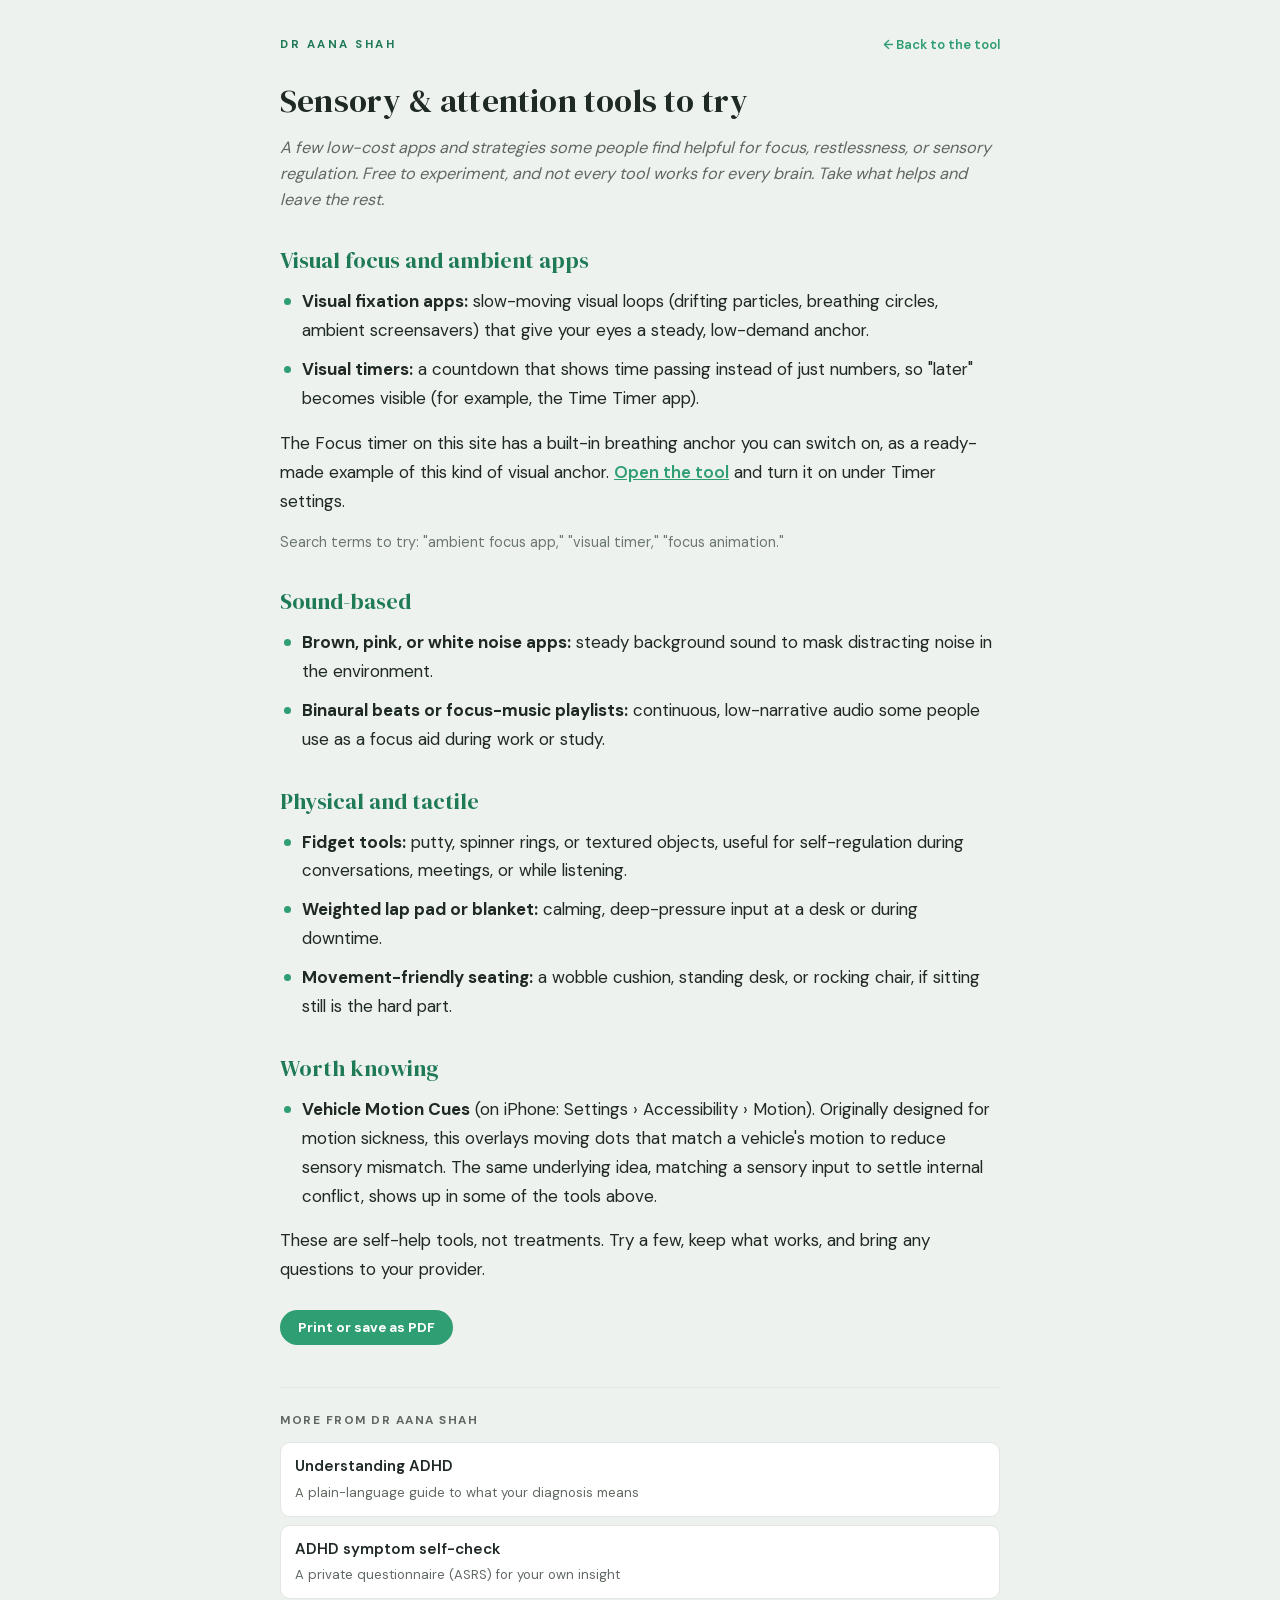
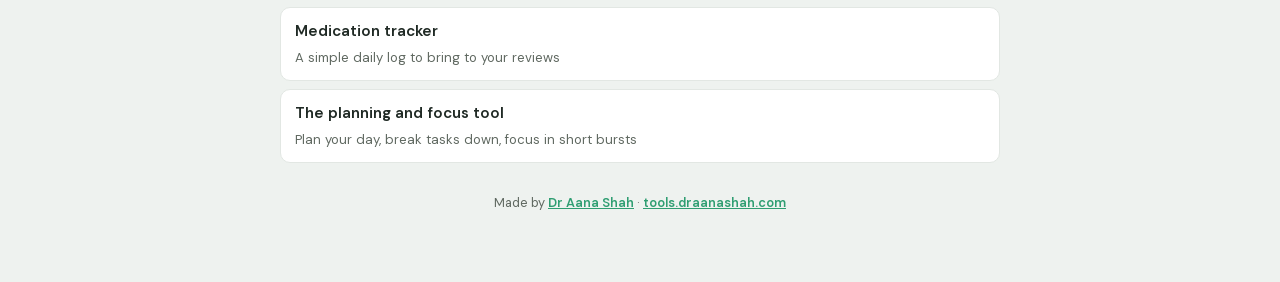
<file: sensory-tools.html>
<!DOCTYPE html>
<html lang="en">
<head>
<meta charset="UTF-8">
<meta name="viewport" content="width=device-width, initial-scale=1.0">
<link rel="icon" href="favicon.svg" type="image/svg+xml">
<link rel="apple-touch-icon" href="icon-180.png">
<title>Sensory and attention tools to try | Dr Aana Shah</title>
<meta name="description" content="Low-cost sensory and attention tools some people find helpful for focus, restlessness, or sensory regulation. Self-help ideas, not treatments. By Dr Aana Shah.">
<link rel="canonical" href="https://tools.draanashah.com/sensory-tools.html">
<link rel="stylesheet" href="assets/guide.css">
</head>
<body>
<div class="doc">
  <div class="topbar">
    <span class="kicker">Dr Aana Shah</span>
    <a class="backlink" href="/">&#8592; Back to the tool</a>
  </div>

  <h1>Sensory &amp; attention tools to try</h1>
  <p class="lead">A few low-cost apps and strategies some people find helpful for focus, restlessness, or sensory regulation. Free to experiment, and not every tool works for every brain. Take what helps and leave the rest.</p>

  <h2>Visual focus and ambient apps</h2>
  <ul>
    <li><strong>Visual fixation apps:</strong> slow-moving visual loops (drifting particles, breathing circles, ambient screensavers) that give your eyes a steady, low-demand anchor.</li>
    <li><strong>Visual timers:</strong> a countdown that shows time passing instead of just numbers, so "later" becomes visible (for example, the Time Timer app).</li>
  </ul>
  <p>The Focus timer on this site has a built-in breathing anchor you can switch on, as a ready-made example of this kind of visual anchor. <a href="/">Open the tool</a> and turn it on under Timer settings.</p>
  <p style="color:#6b7770; font-size:.9rem;">Search terms to try: "ambient focus app," "visual timer," "focus animation."</p>

  <h2>Sound-based</h2>
  <ul>
    <li><strong>Brown, pink, or white noise apps:</strong> steady background sound to mask distracting noise in the environment.</li>
    <li><strong>Binaural beats or focus-music playlists:</strong> continuous, low-narrative audio some people use as a focus aid during work or study.</li>
  </ul>

  <h2>Physical and tactile</h2>
  <ul>
    <li><strong>Fidget tools:</strong> putty, spinner rings, or textured objects, useful for self-regulation during conversations, meetings, or while listening.</li>
    <li><strong>Weighted lap pad or blanket:</strong> calming, deep-pressure input at a desk or during downtime.</li>
    <li><strong>Movement-friendly seating:</strong> a wobble cushion, standing desk, or rocking chair, if sitting still is the hard part.</li>
  </ul>

  <h2>Worth knowing</h2>
  <ul>
    <li><strong>Vehicle Motion Cues</strong> (on iPhone: Settings &#8250; Accessibility &#8250; Motion). Originally designed for motion sickness, this overlays moving dots that match a vehicle's motion to reduce sensory mismatch. The same underlying idea, matching a sensory input to settle internal conflict, shows up in some of the tools above.</li>
  </ul>

  <p>These are self-help tools, not treatments. Try a few, keep what works, and bring any questions to your provider.</p>

  <p style="margin-top:26px;"><button class="printbtn" onclick="window.print()">Print or save as PDF</button></p>

  <nav class="docnav">
    <div class="docnav-title">More from Dr Aana Shah</div>
    <a href="understanding-adhd.html">Understanding ADHD<span>A plain-language guide to what your diagnosis means</span></a>
    <a href="symptom-check.html">ADHD symptom self-check<span>A private questionnaire (ASRS) for your own insight</span></a>
    <a href="medication-tracker.html">Medication tracker<span>A simple daily log to bring to your reviews</span></a>    <a href="/">The planning and focus tool<span>Plan your day, break tasks down, focus in short bursts</span></a>
  </nav>

  <p class="pagefoot">Made by <a href="https://draanashah.com" rel="noopener">Dr Aana Shah</a> &middot; <a href="/">tools.draanashah.com</a></p>
</div>
<script data-goatcounter="https://draanashah.goatcounter.com/count" async src="//gc.zgo.at/count.js"></script>
</body>
</html>
</file>
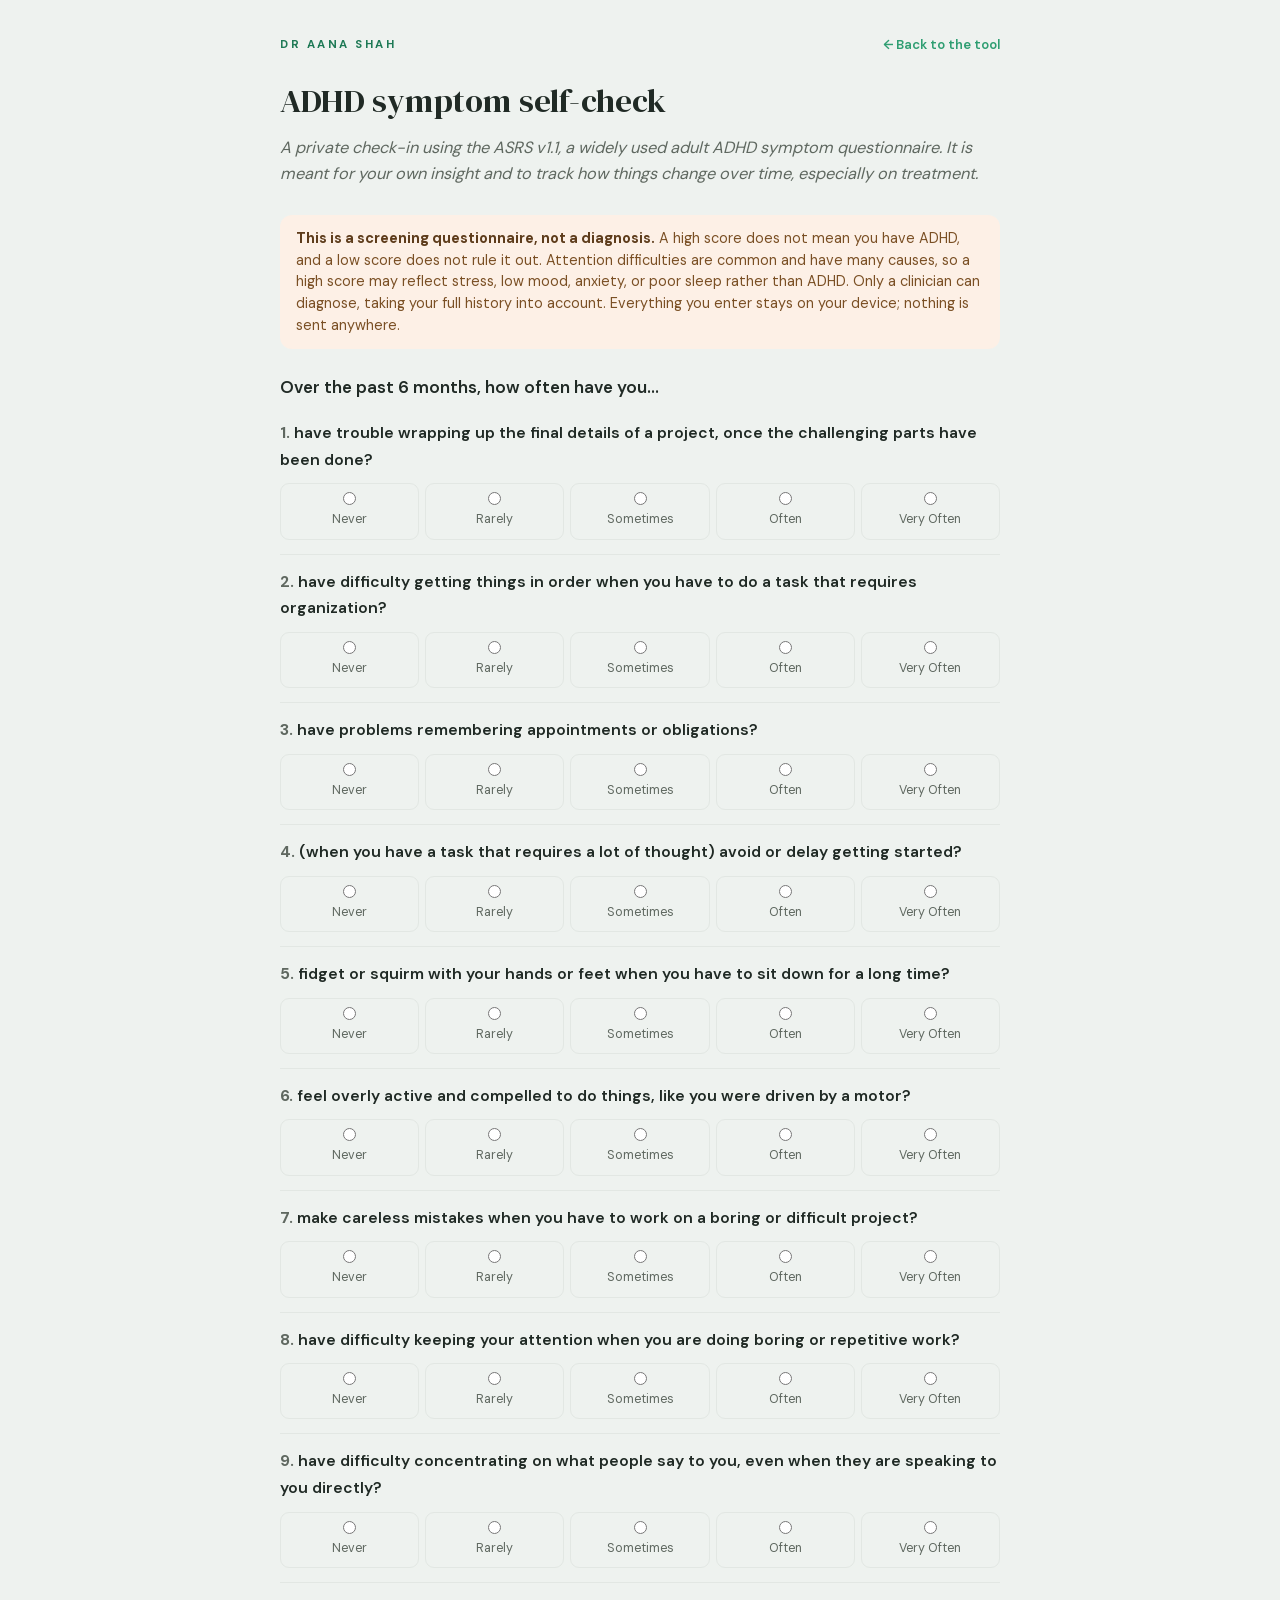
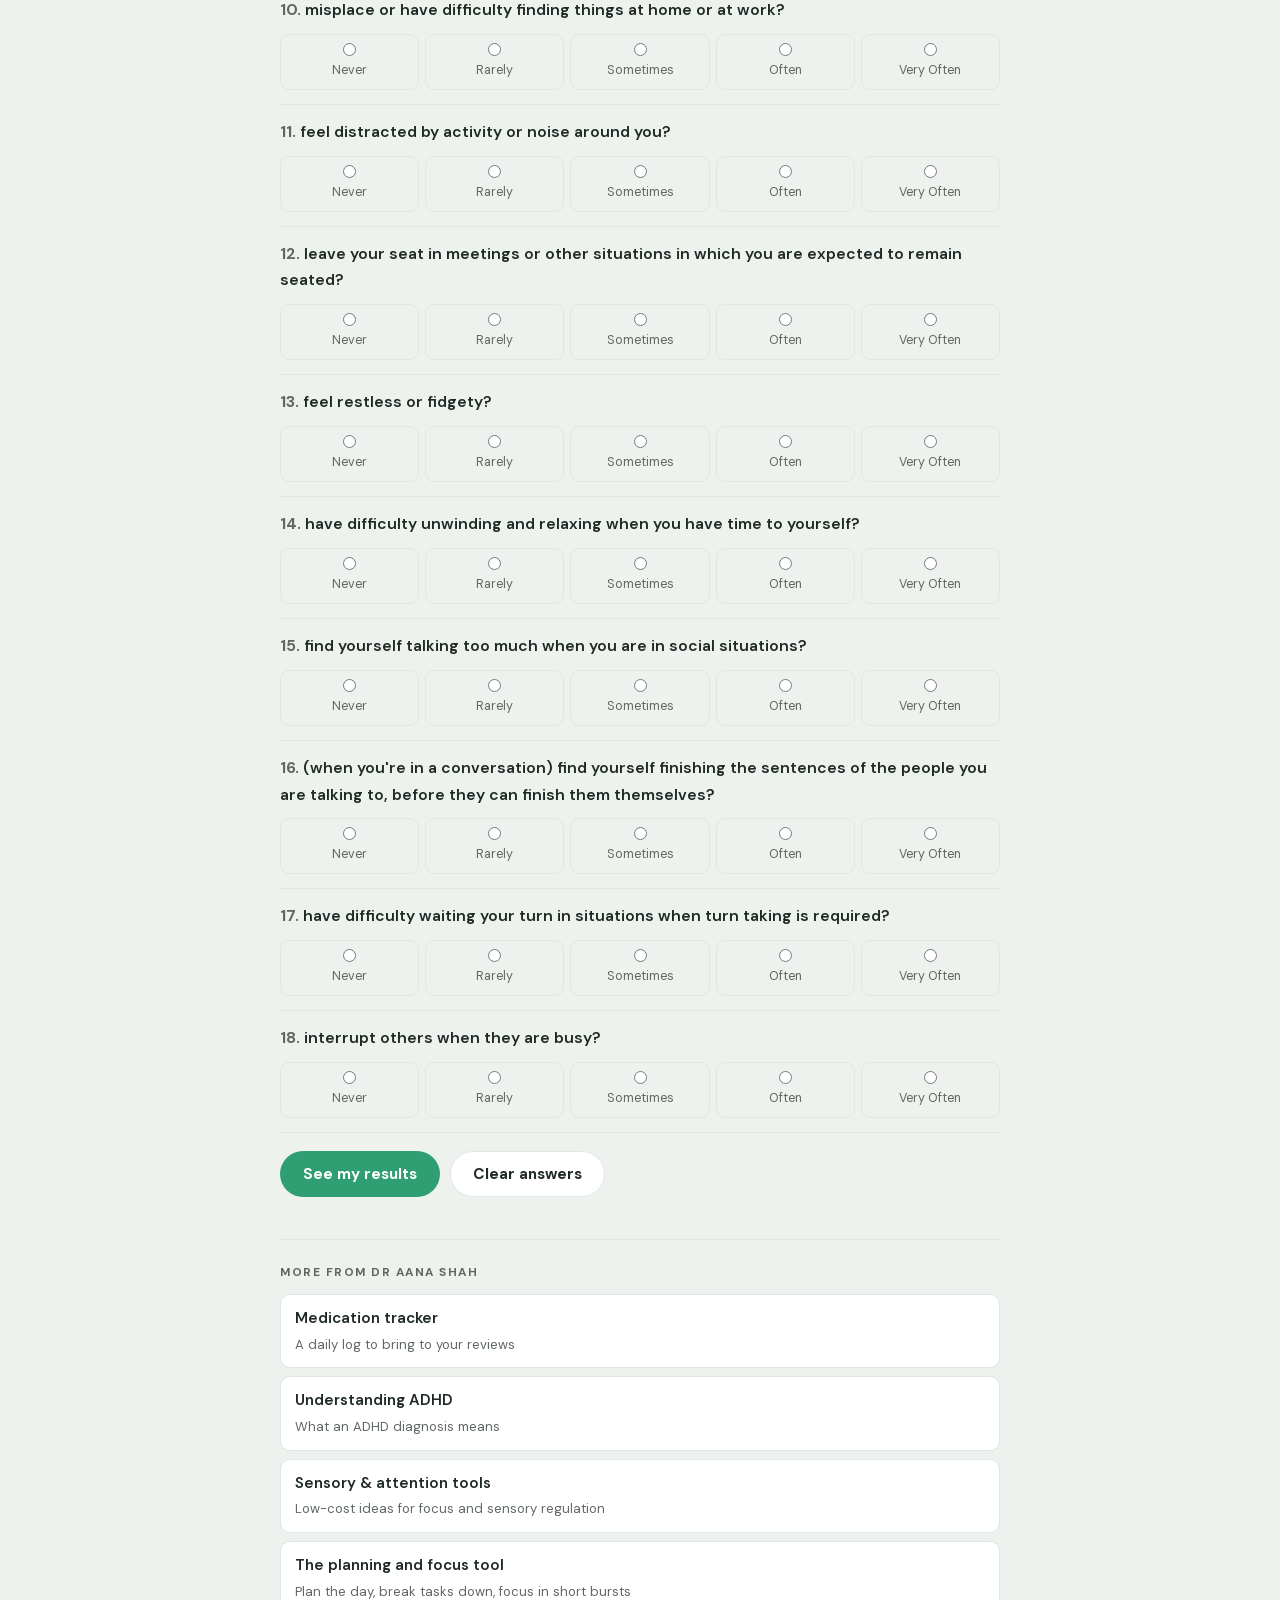
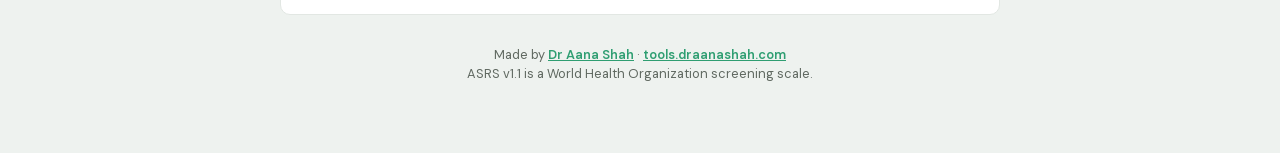
<file: symptom-check.html>
<!DOCTYPE html>
<html lang="en">
<head>
<meta charset="UTF-8">
<meta name="viewport" content="width=device-width, initial-scale=1.0">
<link rel="icon" href="favicon.svg" type="image/svg+xml">
<link rel="apple-touch-icon" href="icon-180.png">
<title>ADHD symptom self-check (ASRS) | Dr Aana Shah</title>
<meta name="description" content="A private, on-device ADHD symptom self-check (ASRS v1.1) for tracking how things change over time. Not a diagnosis. By Dr Aana Shah.">
<link rel="canonical" href="https://tools.draanashah.com/symptom-check.html">
<link rel="stylesheet" href="assets/guide.css">
<style>
  .lead-note{background:var(--warn-soft); border-radius:12px; padding:13px 16px; margin-bottom:24px; font-size:.9rem; line-height:1.5; color:#7a4f24;}
  .lead-note b{color:#5e3c1b;}
  .q{padding:14px 0; border-bottom:1px solid var(--line);}
  .q-text{font-weight:600; margin-bottom:10px; font-size:.98rem;}
  .q-num{color:var(--muted); font-weight:700; margin-right:4px;}
  .scale{display:flex; flex-wrap:wrap; gap:6px;}
  .scale label{flex:1 1 80px; display:flex; flex-direction:column; align-items:center; gap:4px;
    border:1px solid var(--line); border-radius:9px; padding:8px 4px; cursor:pointer; font-size:.78rem; text-align:center; color:var(--muted);}
  .scale label:hover{border-color:var(--primary);}
  .scale input{margin:0;}
  .scale input:checked + span{color:var(--primary-dark); font-weight:700;}
  .scale label:has(input:checked){border-color:var(--primary); background:var(--soft);}
  .btn{font-family:inherit; font-weight:700; font-size:.95rem; border-radius:999px; padding:12px 22px; cursor:pointer; border:1px solid transparent;}
  .btn.primary{background:var(--primary); color:#fff;} .btn.primary:hover{background:var(--primary-dark);}
  .btn.ghost{background:#fff; color:var(--ink); border-color:var(--line);} .btn.ghost:hover{border-color:var(--primary);}
  .btnrow{display:flex; flex-wrap:wrap; gap:10px; margin-top:18px;}
  .result{background:var(--surface); border:1px solid var(--line); border-radius:14px; padding:18px 16px; margin-top:8px;}
  .result.warn{border-color:#e6c07a; background:var(--warn-soft);}
  .score-row{display:flex; justify-content:space-between; align-items:baseline; padding:7px 0; border-bottom:1px solid var(--line); font-size:.95rem;}
  .score-row:last-of-type{border-bottom:none;}
  .score-row b{font-size:1.05rem;}
  .sev{font-size:.8rem; font-weight:700; padding:2px 8px; border-radius:999px; background:var(--soft); color:var(--primary-dark);}
  .sev.high,.sev.veryhigh{background:#fde9d6; color:#8a4b1a;}
  .history{margin-top:10px; font-size:.86rem; color:var(--muted);}
  .history table{width:100%; border-collapse:collapse; margin-top:6px;}
  .history th,.history td{text-align:left; padding:5px 8px; border-bottom:1px solid var(--line); white-space:nowrap;}
  .history th{color:var(--primary-dark); font-weight:700;}
  .miss{color:#c0403f; font-size:.85rem; margin-top:10px;}
  @media print{ .scale,.btnrow,.lead-note,.clearlink{display:none !important;} }
</style>
</head>
<body>
<div class="doc">
  <div class="topbar">
    <span class="kicker">Dr Aana Shah</span>
    <a class="backlink" href="/">&#8592; Back to the tool</a>
  </div>

  <h1>ADHD symptom self-check</h1>
  <p class="lead">A private check-in using the ASRS v1.1, a widely used adult ADHD symptom questionnaire. It is meant for your own insight and to track how things change over time, especially on treatment.</p>

  <div class="lead-note">
    <b>This is a screening questionnaire, not a diagnosis.</b> A high score does not mean you have ADHD, and a low score does not rule it out. Attention difficulties are common and have many causes, so a high score may reflect stress, low mood, anxiety, or poor sleep rather than ADHD. Only a clinician can diagnose, taking your full history into account. Everything you enter stays on your device; nothing is sent anywhere.
  </div>

  <p style="font-weight:600;margin-bottom:4px;">Over the past 6 months, how often have you...</p>
  <div id="questions"></div>

  <div class="btnrow">
    <button class="btn primary" id="scoreBtn">See my results</button>
    <button class="btn ghost" id="resetBtn">Clear answers</button>
  </div>
  <div id="missMsg" class="miss" style="display:none;"></div>

  <div id="resultArea" style="display:none;"></div>

  <nav class="docnav">
    <div class="docnav-title">More from Dr Aana Shah</div>
    <a href="medication-tracker.html">Medication tracker<span>A daily log to bring to your reviews</span></a>
    <a href="understanding-adhd.html">Understanding ADHD<span>What an ADHD diagnosis means</span></a>
    <a href="sensory-tools.html">Sensory &amp; attention tools<span>Low-cost ideas for focus and sensory regulation</span></a>    <a href="/">The planning and focus tool<span>Plan the day, break tasks down, focus in short bursts</span></a>
  </nav>
  <p class="pagefoot">Made by <a href="https://draanashah.com" rel="noopener">Dr Aana Shah</a> &middot; <a href="/">tools.draanashah.com</a><br>ASRS v1.1 is a World Health Organization screening scale.</p>
</div>

<script>
"use strict";
var KEY = "asrsHistory.v1";
var OPTIONS = ["Never", "Rarely", "Sometimes", "Often", "Very Often"];
var ITEMS = [
  "have trouble wrapping up the final details of a project, once the challenging parts have been done?",
  "have difficulty getting things in order when you have to do a task that requires organization?",
  "have problems remembering appointments or obligations?",
  "(when you have a task that requires a lot of thought) avoid or delay getting started?",
  "fidget or squirm with your hands or feet when you have to sit down for a long time?",
  "feel overly active and compelled to do things, like you were driven by a motor?",
  "make careless mistakes when you have to work on a boring or difficult project?",
  "have difficulty keeping your attention when you are doing boring or repetitive work?",
  "have difficulty concentrating on what people say to you, even when they are speaking to you directly?",
  "misplace or have difficulty finding things at home or at work?",
  "feel distracted by activity or noise around you?",
  "leave your seat in meetings or other situations in which you are expected to remain seated?",
  "feel restless or fidgety?",
  "have difficulty unwinding and relaxing when you have time to yourself?",
  "find yourself talking too much when you are in social situations?",
  "(when you're in a conversation) find yourself finishing the sentences of the people you are talking to, before they can finish them themselves?",
  "have difficulty waiting your turn in situations when turn taking is required?",
  "interrupt others when they are busy?"
];
var $ = function(id){ return document.getElementById(id); };

// Render questions
(function(){
  var html = "";
  for (var i = 0; i < ITEMS.length; i++) {
    html += '<div class="q"><div class="q-text"><span class="q-num">' + (i + 1) + '.</span>' + ITEMS[i] + '</div><div class="scale">';
    for (var v = 0; v < 5; v++) {
      html += '<label><input type="radio" name="q' + i + '" value="' + v + '"><span>' + OPTIONS[v] + '</span></label>';
    }
    html += '</div></div>';
  }
  $("questions").innerHTML = html;
})();

// ASRS v1.1 scoring (NovoPsych 2024) — ported from Dr Shah's clinical scoring engine
function asrsCalculateScores(responses) {
  var vals = responses.map(function(v){ return (v === null || v === undefined || v === "") ? null : parseInt(v, 10); });
  var partASum = 0, partBSum = 0, partACount = 0, partBCount = 0;
  var partBThresholds = [3, 3, 2, 3, 3, 2, 3, 3, 3, 2, 3, 2];
  for (var i = 0; i < 18; i++) {
    var val = vals[i];
    if (val === null || isNaN(val)) continue;
    if (i < 6) { partASum += val; var t = i < 3 ? 2 : 3; if (val >= t) partACount++; }
    else { partBSum += val; if (val >= partBThresholds[i - 6]) partBCount++; }
  }
  function band(s, l, m, h){ return s <= l ? "Low" : s <= m ? "Mild" : s <= h ? "High" : "Very High"; }
  return {
    partASum: partASum, partBSum: partBSum, totalScore: partASum + partBSum,
    partACount: partACount, partBCount: partBCount,
    partASeverity: band(partASum, 9, 13, 17),
    partBSeverity: band(partBSum, 19, 26, 32),
    totalSeverity: band(partASum + partBSum, 30, 39, 49),
    screeningPositive: partASum >= 14
  };
}

function getResponses(){
  var r = [];
  for (var i = 0; i < 18; i++) {
    var sel = document.querySelector('input[name="q' + i + '"]:checked');
    r.push(sel ? sel.value : null);
  }
  return r;
}
function fmtDate(iso){ var p = iso.split("-"); return p[2] + "/" + p[1] + "/" + p[0]; }
function todayISO(){ var d = new Date(); return d.getFullYear() + "-" + ("0"+(d.getMonth()+1)).slice(-2) + "-" + ("0"+d.getDate()).slice(-2); }
function sevClass(s){ return s === "Very High" ? "veryhigh" : s === "High" ? "high" : ""; }

function showResults(){
  var responses = getResponses();
  var missing = [];
  responses.forEach(function(v, i){ if (v === null) missing.push(i + 1); });
  if (missing.length) {
    $("missMsg").style.display = "block";
    $("missMsg").textContent = "Please answer all questions. Still to do: " + missing.join(", ") + ".";
    $("missMsg").scrollIntoView({block:"center"});
    return;
  }
  $("missMsg").style.display = "none";
  var sc = asrsCalculateScores(responses);

  // save to history
  var hist = [];
  try { hist = JSON.parse(localStorage.getItem(KEY)) || []; } catch(e) {}
  hist.push({ date: todayISO(), partASum: sc.partASum, partBSum: sc.partBSum, total: sc.totalScore,
    partASev: sc.partASeverity, totalSev: sc.totalSeverity, screen: sc.screeningPositive });
  try { localStorage.setItem(KEY, JSON.stringify(hist)); } catch(e) {}

  var screenLine = sc.screeningPositive
    ? "Your Part A answers are in the range that is commonly associated with ADHD. This is worth discussing with your clinician."
    : "Your Part A answers are below the range most commonly associated with ADHD. If you are still struggling, it is still worth raising with your clinician.";

  var html = '<div class="result' + (sc.screeningPositive ? " warn" : "") + '">';
  html += '<h2 style="margin-top:0;">Your results</h2>';
  html += '<div class="score-row"><span>Part A (core screening questions)</span><span><b>' + sc.partASum + '</b>/24 <span class="sev ' + sevClass(sc.partASeverity) + '">' + sc.partASeverity + '</span></span></div>';
  html += '<div class="score-row"><span>Part B (further symptoms)</span><span><b>' + sc.partBSum + '</b>/48 <span class="sev ' + sevClass(sc.partBSeverity) + '">' + sc.partBSeverity + '</span></span></div>';
  html += '<div class="score-row"><span>Total</span><span><b>' + sc.totalScore + '</b>/72 <span class="sev ' + sevClass(sc.totalSeverity) + '">' + sc.totalSeverity + '</span></span></div>';
  html += '<p style="margin:12px 0 0;font-size:.95rem;line-height:1.55;">' + screenLine + '</p>';
  html += '<p style="margin:10px 0 0;font-size:.85rem;color:var(--muted);line-height:1.5;">Remember: this is a screening questionnaire, not a diagnosis. Doing this every month or so lets you and your clinician see how things change, especially with treatment.</p>';

  // history
  if (hist.length > 1) {
    html += '<div class="history"><strong style="color:var(--ink);">Your previous checks</strong>';
    html += '<table><tr><th>Date</th><th>Part A</th><th>Total</th></tr>';
    hist.slice().reverse().forEach(function(h){
      html += '<tr><td>' + fmtDate(h.date) + '</td><td>' + h.partASum + '/24</td><td>' + h.total + '/72</td></tr>';
    });
    html += '</table></div>';
  }

  html += '<div class="btnrow">';
  html += '<button class="btn primary" id="copyBtn">Copy summary to share</button>';
  html += '<button class="btn ghost" onclick="window.print()">Print</button>';
  html += '</div>';
  html += '<p class="clearlink" style="margin:14px 0 0;font-size:.82rem;"><a href="#" id="clearHist" style="color:var(--muted);">Clear my saved checks</a></p>';
  html += '</div>';

  $("resultArea").innerHTML = html;
  $("resultArea").style.display = "block";
  $("resultArea").scrollIntoView({ behavior: "smooth", block: "start" });

  $("copyBtn").onclick = function(){ copySummary(sc, hist); };
  $("clearHist").onclick = function(e){ e.preventDefault(); if (confirm("Clear all your saved self-checks on this device?")) { localStorage.removeItem(KEY); alert("Cleared."); } };
}

function copySummary(sc, hist){
  var lines = [];
  lines.push("ADHD symptom self-check (ASRS v1.1)");
  lines.push("Date: " + fmtDate(todayISO()));
  lines.push("Part A: " + sc.partASum + "/24 (" + sc.partASeverity + ")");
  lines.push("Part B: " + sc.partBSum + "/48 (" + sc.partBSeverity + ")");
  lines.push("Total: " + sc.totalScore + "/72 (" + sc.totalSeverity + ")");
  lines.push("Part A screen: " + (sc.screeningPositive ? "at or above the ADHD-associated range (Part A >= 14)" : "below the ADHD-associated range (Part A < 14)"));
  if (hist.length > 1) {
    lines.push("");
    lines.push("Previous checks (Part A / Total):");
    hist.slice(0, -1).reverse().forEach(function(h){ lines.push("  " + fmtDate(h.date) + ": " + h.partASum + "/24, " + h.total + "/72"); });
  }
  lines.push("");
  lines.push("(Self-administered screening, not a diagnosis. To discuss with Dr Aana Shah.)");
  var text = lines.join("\n");
  if (navigator.clipboard && navigator.clipboard.writeText) {
    navigator.clipboard.writeText(text).then(function(){ alert("Summary copied. You can paste it into a message or email to share at your next appointment."); },
      function(){ window.prompt("Copy this summary to share:", text); });
  } else {
    window.prompt("Copy this summary to share:", text);
  }
}

$("scoreBtn").onclick = showResults;
$("resetBtn").onclick = function(){
  document.querySelectorAll('input[type="radio"]').forEach(function(r){ r.checked = false; });
  $("resultArea").style.display = "none";
  $("missMsg").style.display = "none";
  window.scrollTo({ top: 0, behavior: "smooth" });
};
</script>
<script data-goatcounter="https://draanashah.goatcounter.com/count" async src="//gc.zgo.at/count.js"></script>
</body>
</html>
</file>
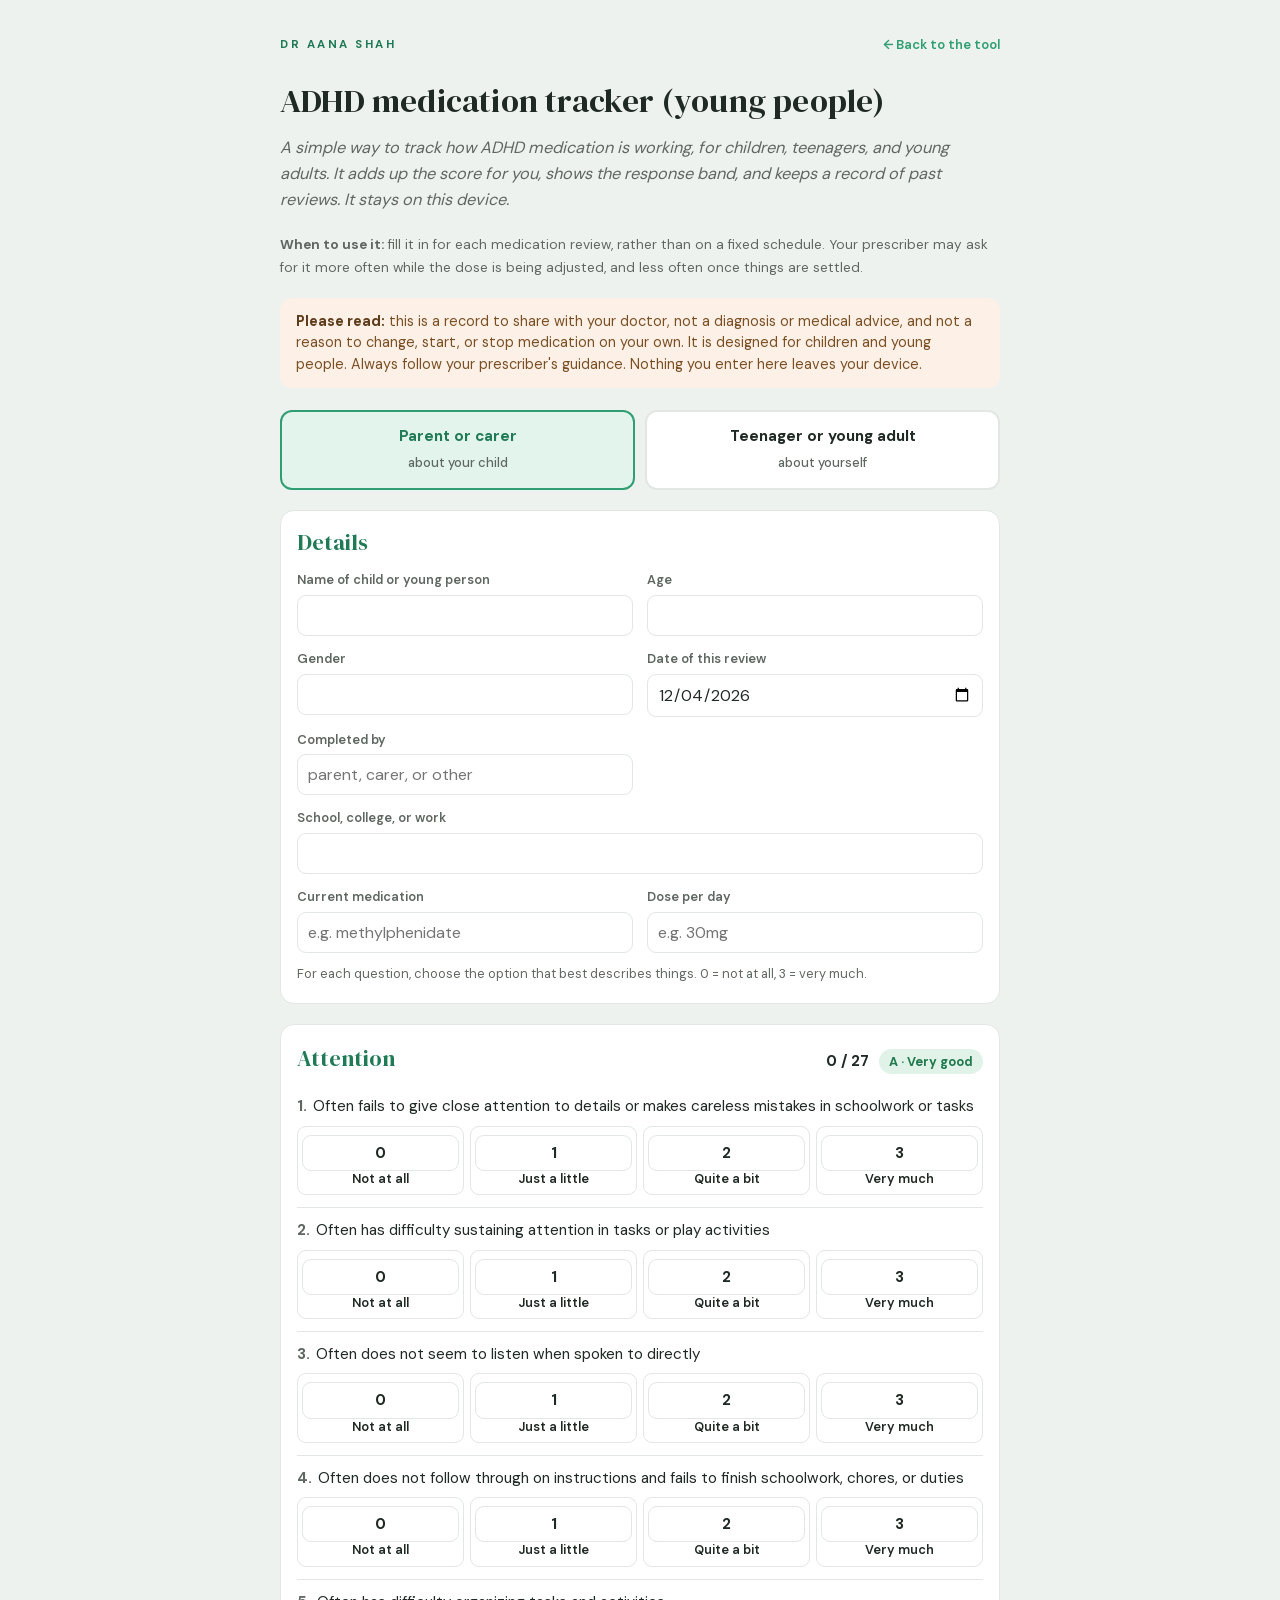
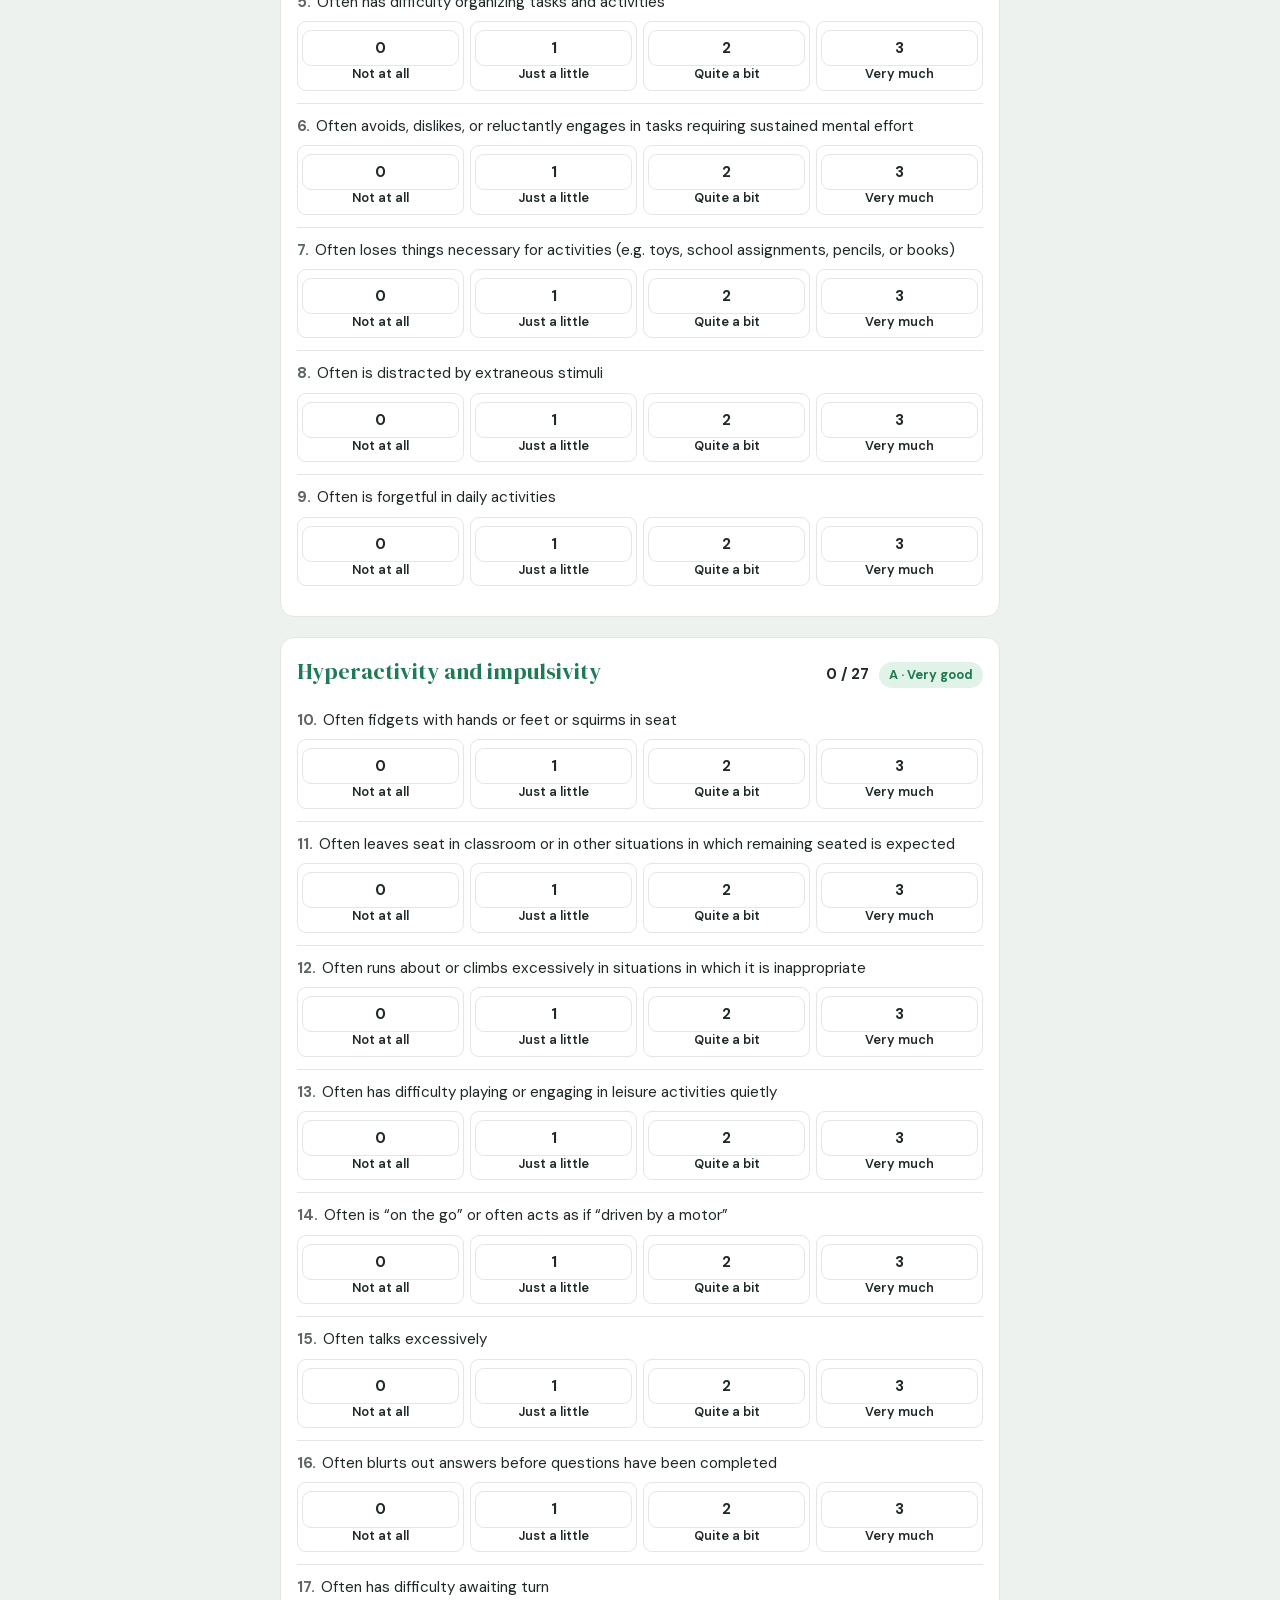
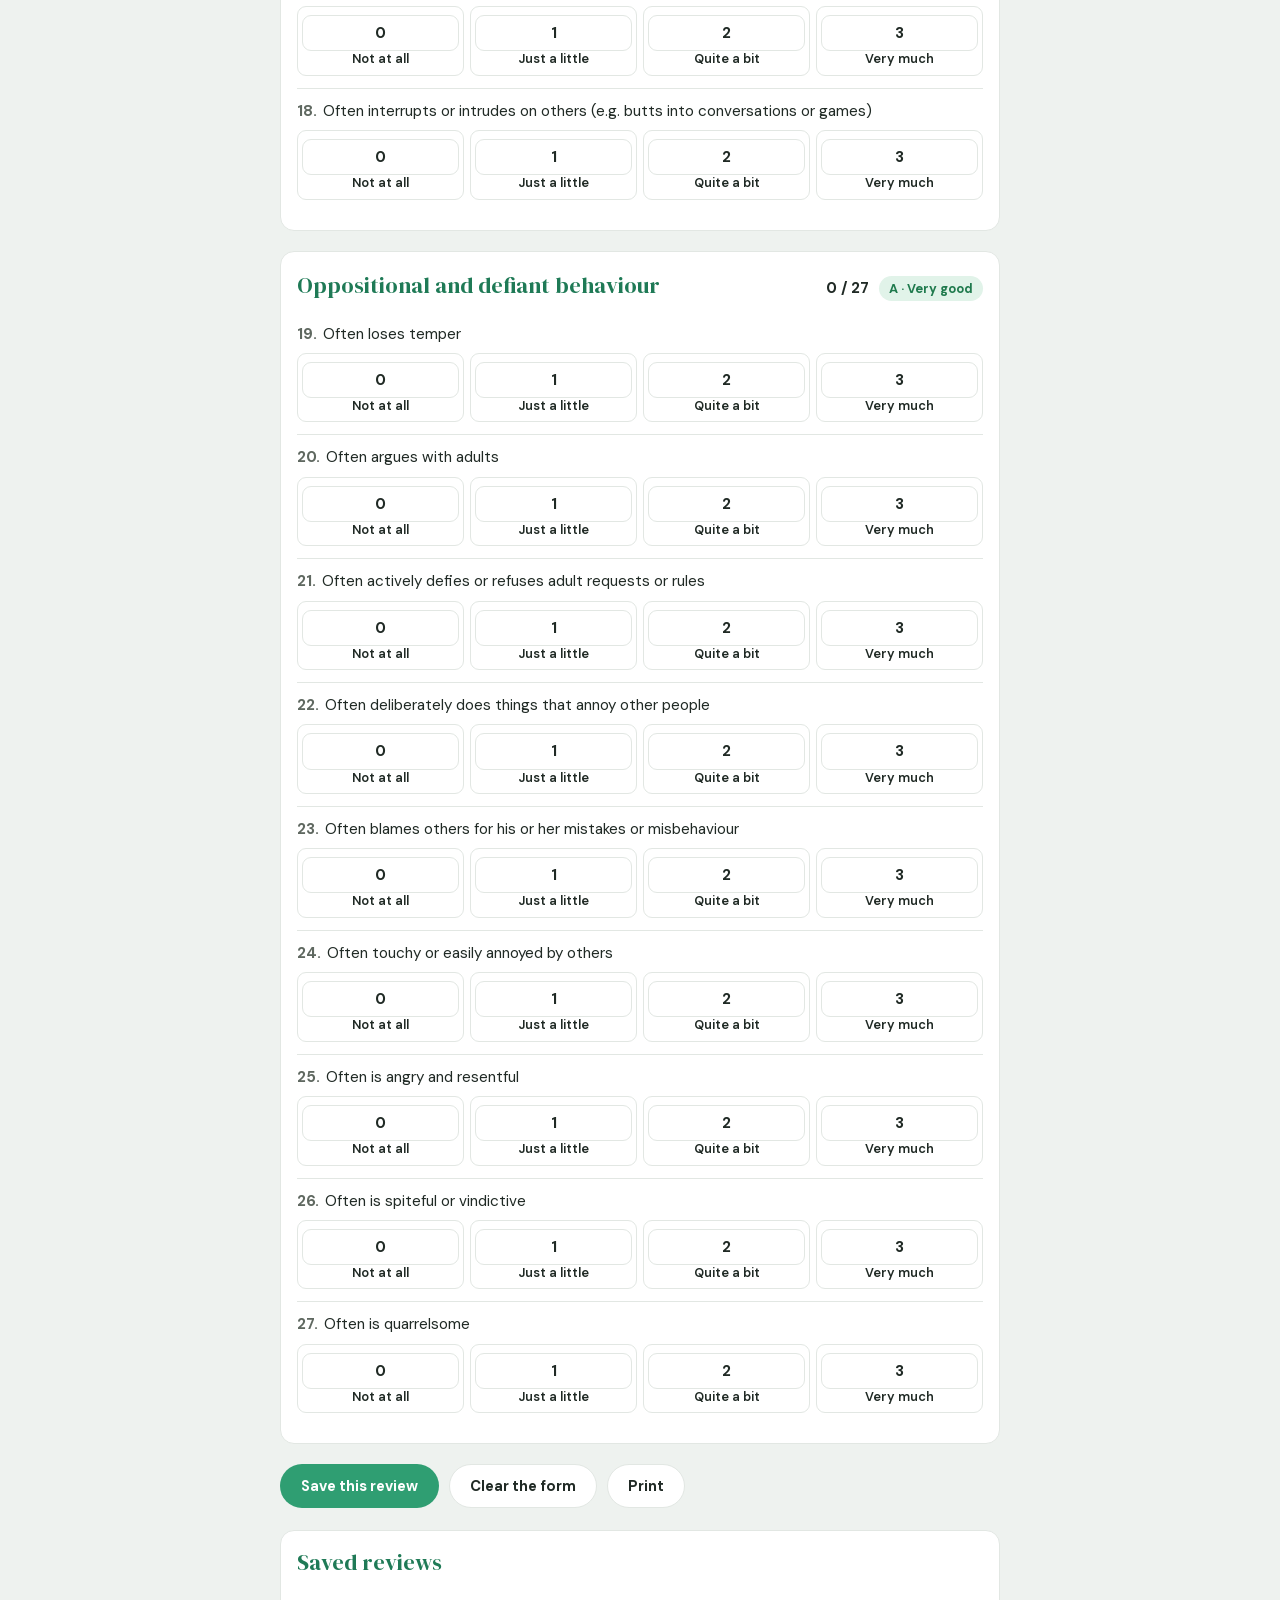
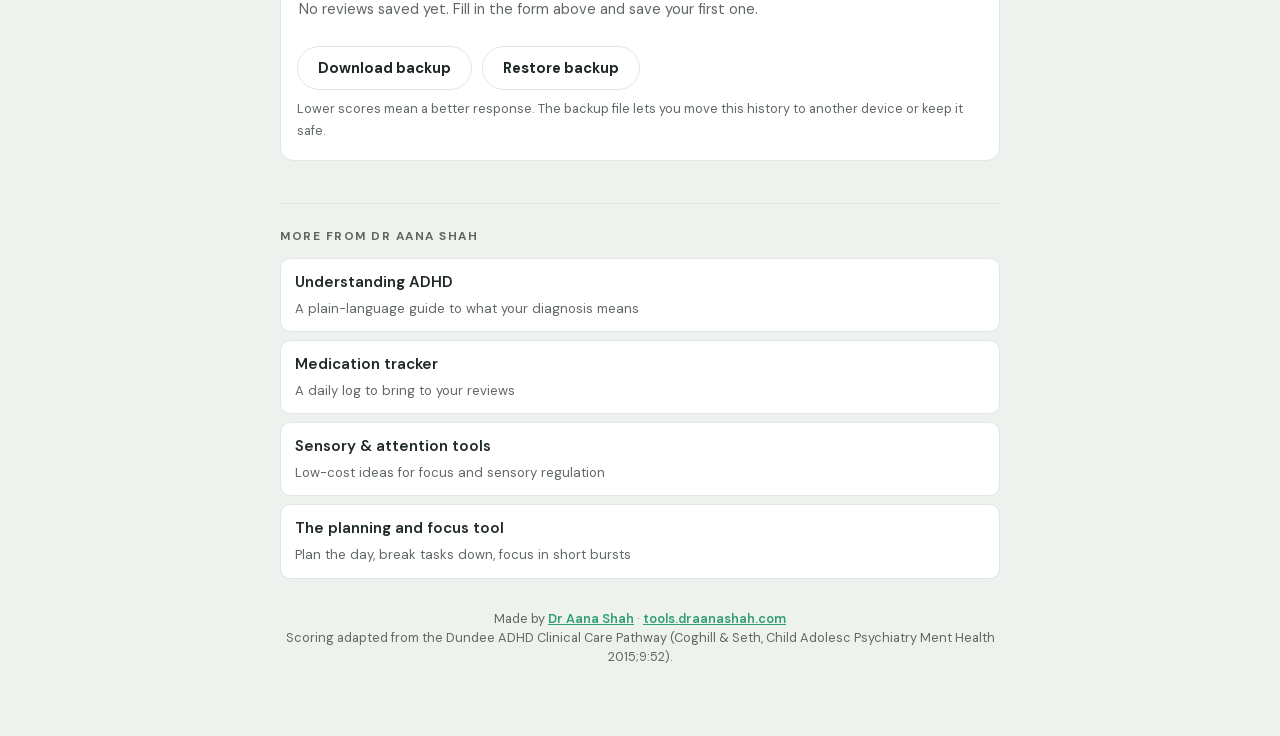
<file: treatment-response.html>
<!DOCTYPE html>
<html lang="en">
<head>
<meta charset="UTF-8">
<meta name="viewport" content="width=device-width, initial-scale=1.0">
<link rel="icon" href="favicon.svg" type="image/svg+xml">
<link rel="apple-touch-icon" href="icon-180.png">
<title>ADHD medication tracker (young people) | Dr Aana Shah</title>
<meta name="description" content="A simple form to track how ADHD medication is working, for parents/carers, teenagers, and young adults. Scores each review automatically and shows the response band. Stays on your device. By Dr Aana Shah.">
<link rel="canonical" href="https://tools.draanashah.com/treatment-response.html">
<link rel="stylesheet" href="assets/guide.css">
<style>
  .lead-note{background:var(--warn-soft); border-radius:12px; padding:13px 16px; margin-bottom:22px; font-size:.9rem; line-height:1.5; color:#7a4f24;}
  .lead-note b{color:#5e3c1b;}
  .card{background:var(--surface); border:1px solid var(--line); border-radius:14px; padding:18px 16px; margin-bottom:20px;}
  .card h2{margin-top:0;}
  .grid{display:grid; grid-template-columns:1fr 1fr; gap:12px 14px;}
  .field{display:flex; flex-direction:column; gap:4px;}
  .field.full{grid-column:1 / -1;}
  label{font-size:.8rem; font-weight:600; color:var(--muted);}
  input,select,textarea{font-family:inherit; font-size:1rem; color:var(--ink); border:1px solid var(--line); border-radius:9px; padding:9px 10px; background:#fff; width:100%;}
  .moderow{display:flex; gap:10px; margin-bottom:20px;}
  .modeopt{flex:1; border:2px solid var(--line); border-radius:12px; padding:12px 8px; text-align:center; font-weight:700; background:var(--surface); cursor:pointer; font-size:.95rem;}
  .modeopt.on{border-color:var(--primary); background:var(--soft, #eef7f2); color:var(--primary-dark);}
  .scale-head{display:flex; justify-content:space-between; align-items:baseline; gap:10px; flex-wrap:wrap; margin:2px 0 10px;}
  .scale-head h2{margin:0;}
  .subtotal{font-size:.95rem; font-weight:700; white-space:nowrap;}
  .band{display:inline-block; padding:2px 10px; border-radius:999px; font-size:.8rem; font-weight:700; margin-left:6px;}
  .band.A{background:#e1f3e9; color:#1f7a4d;} .band.B{background:#e3eefc; color:#1a5fa5;}
  .band.C{background:#fbeedd; color:#8a5410;} .band.D{background:#fbe5e5; color:#a33;}
  .item{padding:12px 0; border-bottom:1px solid var(--line);}
  .item:last-child{border-bottom:none;}
  .item-q{font-size:.95rem; margin-bottom:8px; line-height:1.4;}
  .item-q .n{color:var(--muted); font-weight:700; margin-right:6px;}
  .opts{display:flex; gap:6px; flex-wrap:wrap;}
  .opt{flex:1; min-width:74px;}
  .opt input{position:absolute; opacity:0; pointer-events:none;}
  .opt span{display:block; text-align:center; border:1px solid var(--line); border-radius:9px; padding:8px 4px; font-size:.8rem; line-height:1.2; cursor:pointer; color:var(--ink); background:#fff;}
  .opt input:checked + span{background:var(--primary); border-color:var(--primary); color:#fff;}
  .opt .v{display:block; font-weight:700; font-size:.95rem;}
  .extra-row{padding:11px 0; border-bottom:1px solid var(--line);}
  .extra-row:last-child{border-bottom:none;}
  .extra-q{font-size:.92rem; margin-bottom:7px;}
  .chips{display:flex; gap:6px; flex-wrap:wrap;}
  .chip{position:relative;}
  .chip input{position:absolute; opacity:0; pointer-events:none;}
  .chip span{display:inline-block; border:1px solid var(--line); border-radius:999px; padding:6px 13px; font-size:.85rem; cursor:pointer; background:#fff; color:var(--ink);}
  .chip input:checked + span{background:var(--primary); border-color:var(--primary); color:#fff;}
  .btnrow{display:flex; flex-wrap:wrap; gap:10px; margin-top:16px;}
  .btn{font-family:inherit; font-weight:700; font-size:.92rem; border-radius:999px; padding:11px 20px; cursor:pointer; border:1px solid transparent;}
  .btn.primary{background:var(--primary); color:#fff;} .btn.primary:hover{background:var(--primary-dark);}
  .btn.ghost{background:#fff; color:var(--ink); border-color:var(--line);} .btn.ghost:hover{border-color:var(--primary);}
  .hist-empty{color:var(--muted); font-size:.92rem; padding:8px 2px;}
  table.hist{border-collapse:collapse; width:100%; font-size:.86rem; margin-top:4px;}
  table.hist th,table.hist td{text-align:left; padding:8px 9px; border-bottom:1px solid var(--line); white-space:nowrap;}
  table.hist th{background:var(--soft, #f3f6f4); font-weight:700; color:var(--primary-dark);}
  .del{background:none; border:none; color:#c0403f; cursor:pointer; font-size:1rem; font-weight:700;}
  .store-warn{position:fixed; top:0; left:0; right:0; z-index:200; background:#b3261e; color:#fff; padding:12px 16px; font-size:.9rem; line-height:1.45; box-shadow:0 2px 10px rgba(0,0,0,.25); display:none;}
  .store-warn.show{display:block;}
  .store-warn .sw-inner{max-width:640px; margin:0 auto; display:flex; flex-wrap:wrap; align-items:center; gap:8px 14px;}
  .store-warn .sw-msg{flex:1; min-width:220px;}
  .store-warn .sw-act{background:#fff; color:#b3261e; border:none; border-radius:999px; padding:7px 14px; font-weight:700; font-size:.85rem; cursor:pointer; font-family:inherit;}
  .store-warn .sw-dismiss{background:transparent; color:#fff; border:1px solid rgba(255,255,255,.6); border-radius:999px; padding:7px 12px; font-weight:600; font-size:.85rem; cursor:pointer; font-family:inherit;}
  @media (max-width:560px){ .grid{grid-template-columns:1fr;} }
  @media print{ .moderow,.btnrow,.lead-note,.del,.backlink,.topbar,#histExportRow{display:none !important;} .card{break-inside:avoid;} }
</style>
</head>
<body>
<div class="store-warn" id="storeWarn" role="alert"></div>
<div class="doc">
  <div class="topbar">
    <span class="kicker">Dr Aana Shah</span>
    <a class="backlink" href="/">&#8592; Back to the tool</a>
  </div>

  <h1>ADHD medication tracker (young people)</h1>
  <p class="lead">A simple way to track how ADHD medication is working, for children, teenagers, and young adults. It adds up the score for you, shows the response band, and keeps a record of past reviews. It stays on this device.</p>
  <p class="hint" style="font-size:.85rem; color:var(--muted); margin:-8px 0 18px;"><b>When to use it:</b> fill it in for each medication review, rather than on a fixed schedule. Your prescriber may ask for it more often while the dose is being adjusted, and less often once things are settled.</p>

  <div class="lead-note">
    <b>Please read:</b> this is a record to share with your doctor, not a diagnosis or medical advice, and not a reason to change, start, or stop medication on your own. It is designed for children and young people. Always follow your prescriber's guidance. Nothing you enter here leaves your device.
  </div>

  <div class="moderow">
    <div class="modeopt on" id="modeParent">Parent or carer<br><span style="font-weight:500; font-size:.8rem; color:var(--muted);">about your child</span></div>
    <div class="modeopt" id="modeTeen">Teenager or young adult<br><span style="font-weight:500; font-size:.8rem; color:var(--muted);">about yourself</span></div>
  </div>

  <div class="card">
    <h2>Details</h2>
    <div class="grid">
      <div class="field"><label for="fName" id="lblName">Name of child or young person</label><input type="text" id="fName"></div>
      <div class="field"><label for="fAge">Age</label><input type="text" id="fAge"></div>
      <div class="field"><label for="fGender">Gender</label><input type="text" id="fGender"></div>
      <div class="field"><label for="fDate">Date of this review</label><input type="date" id="fDate"></div>
      <div class="field"><label for="fBy" id="lblBy">Completed by</label><input type="text" id="fBy" placeholder="parent, carer, or other"></div>
      <div class="field full"><label for="fSchool">School, college, or work</label><input type="text" id="fSchool"></div>
      <div class="field"><label for="fMed">Current medication</label><input type="text" id="fMed" placeholder="e.g. methylphenidate"></div>
      <div class="field"><label for="fDose">Dose per day</label><input type="text" id="fDose" placeholder="e.g. 30mg"></div>
    </div>
    <p class="hint" style="font-size:.8rem; color:var(--muted); margin:10px 0 0;">For each question, choose the option that best describes things. 0 = not at all, 3 = very much.</p>
  </div>

  <div class="card" id="cardAtt"></div>
  <div class="card" id="cardHyp"></div>
  <div class="card" id="cardOdd"></div>

  <div class="card" id="cardTeen" style="display:none;">
    <h2>A bit more (about you)</h2>
    <div id="teenExtra"></div>
    <div class="field full" style="margin-top:6px;">
      <label>Three things I enjoy doing</label>
      <input type="text" id="enjoy1" placeholder="1." style="margin-bottom:6px;">
      <input type="text" id="enjoy2" placeholder="2." style="margin-bottom:6px;">
      <input type="text" id="enjoy3" placeholder="3.">
    </div>
  </div>

  <div class="btnrow">
    <button class="btn primary" id="saveBtn">Save this review</button>
    <button class="btn ghost" id="clearBtn">Clear the form</button>
    <button class="btn ghost" onclick="window.print()">Print</button>
  </div>

  <div class="card" style="margin-top:22px;">
    <h2>Saved reviews</h2>
    <div id="histArea"></div>
    <div class="btnrow" id="histExportRow">
      <button class="btn ghost" id="backupBtn">Download backup</button>
      <button class="btn ghost" id="restoreBtn">Restore backup</button>
      <input type="file" id="backupFile" accept="application/json,.json" style="display:none;">
    </div>
    <p class="hint" style="font-size:.8rem; color:var(--muted); margin:8px 0 0;">Lower scores mean a better response. The backup file lets you move this history to another device or keep it safe.</p>
  </div>

  <nav class="docnav">
    <div class="docnav-title">More from Dr Aana Shah</div>
    <a href="understanding-adhd.html">Understanding ADHD<span>A plain-language guide to what your diagnosis means</span></a>
    <a href="medication-tracker.html">Medication tracker<span>A daily log to bring to your reviews</span></a>
    <a href="sensory-tools.html">Sensory &amp; attention tools<span>Low-cost ideas for focus and sensory regulation</span></a>
    <a href="/">The planning and focus tool<span>Plan the day, break tasks down, focus in short bursts</span></a>
  </nav>

  <p class="pagefoot">Made by <a href="https://draanashah.com" rel="noopener">Dr Aana Shah</a> &middot; <a href="/">tools.draanashah.com</a><br>Scoring adapted from the Dundee ADHD Clinical Care Pathway (Coghill &amp; Seth, Child Adolesc Psychiatry Ment Health 2015;9:52).</p>
</div>

<script>
"use strict";
var KEY="adhdTRF.v1";
var $=function(id){return document.getElementById(id);};
var OPTS=["Not at all","Just a little","Quite a bit","Very much"];

var ATT={parent:[
  "Often fails to give close attention to details or makes careless mistakes in schoolwork or tasks",
  "Often has difficulty sustaining attention in tasks or play activities",
  "Often does not seem to listen when spoken to directly",
  "Often does not follow through on instructions and fails to finish schoolwork, chores, or duties",
  "Often has difficulty organizing tasks and activities",
  "Often avoids, dislikes, or reluctantly engages in tasks requiring sustained mental effort",
  "Often loses things necessary for activities (e.g. toys, school assignments, pencils, or books)",
  "Often is distracted by extraneous stimuli",
  "Often is forgetful in daily activities"
],teen:[
  "I often struggle to pay close attention to details, or make careless mistakes in my work, study, or tasks",
  "I often have difficulty staying focussed on tasks or activities (long reading, lessons, work, games or sports, etc)",
  "I often struggle to listen when spoken to directly (e.g. my mind seems elsewhere)",
  "I often find it difficult to follow instructions and struggle to finish my work, study, or chores",
  "I often find it hard organising tasks and activities (e.g. messy, not keeping things in order)",
  "I often put off or dislike tasks that need lots of concentration",
  "I often lose things I need for activities (e.g. assignments, pens, books, keys, phone, kit)",
  "I am often distracted by things around me or my own thoughts (e.g. noise, someone moving, or thoughts)",
  "I am often forgetful with daily routine or activities (e.g. taking lunch, returning calls, appointments)"
]};
var HYP={parent:[
  "Often fidgets with hands or feet or squirms in seat",
  "Often leaves seat in classroom or in other situations in which remaining seated is expected",
  "Often runs about or climbs excessively in situations in which it is inappropriate",
  "Often has difficulty playing or engaging in leisure activities quietly",
  "Often is “on the go” or often acts as if “driven by a motor”",
  "Often talks excessively",
  "Often blurts out answers before questions have been completed",
  "Often has difficulty awaiting turn",
  "Often interrupts or intrudes on others (e.g. butts into conversations or games)"
],teen:[
  "I often fidget with my hands or feet, or I squirm in my seat",
  "I often find it hard to stay in my seat when I am expected to sit down (e.g. in a class, a meeting, at the table, or a waiting room)",
  "I often feel restless",
  "I am often loud or noisy (e.g. in leisure or social activities)",
  "I am often on the go or act as if “driven by a motor” (e.g. hard to stay still for long)",
  "I often talk excessively",
  "I often blurt out answers before the question is completed (e.g. struggle to wait my turn in conversation)",
  "I often find it hard to wait my turn (e.g. waiting in a line or queue)",
  "I often interrupt others (e.g. butt into conversations or games)"
]};
var ODD={parent:[
  "Often loses temper",
  "Often argues with adults",
  "Often actively defies or refuses adult requests or rules",
  "Often deliberately does things that annoy other people",
  "Often blames others for his or her mistakes or misbehaviour",
  "Often touchy or easily annoyed by others",
  "Often is angry and resentful",
  "Often is spiteful or vindictive",
  "Often is quarrelsome"
],teen:[
  "I often lose my temper",
  "I often argue with people in authority (e.g. parents, teachers, managers)",
  "I often refuse requests or rules from people in authority",
  "I often do things that annoy other people",
  "I often blame other people for my mistakes or behaviour",
  "I often get easily annoyed by others",
  "I am often angry and frustrated",
  "I often say things which can be hurtful",
  "I am often confrontational"
]};
var SCALES=[
  {k:"att", card:"cardAtt", title:"Attention", items:ATT, base:1},
  {k:"hyp", card:"cardHyp", title:"Hyperactivity and impulsivity", items:HYP, base:10},
  {k:"odd", card:"cardOdd", title:"Oppositional and defiant behaviour", items:ODD, base:19}
];
var rater="parent";

function band(score){
  if(score<=9)  return {l:"A", t:"Very good"};
  if(score<=13) return {l:"B", t:"Good"};
  if(score<=18) return {l:"C", t:"Not so good"};
  return {l:"D", t:"Poor response"};
}

function renderScales(){
  SCALES.forEach(function(s){
    var items=s.items[rater];
    var html='<div class="scale-head"><h2>'+s.title+'</h2><span class="subtotal" id="sub_'+s.k+'">0 / 27</span></div>';
    items.forEach(function(q,i){
      var n=s.base+i;
      var opts=OPTS.map(function(o,v){
        return '<label class="opt"><input type="radio" name="'+s.k+'_'+i+'" value="'+v+'"><span><span class="v">'+v+'</span>'+o+'</span></label>';
      }).join("");
      html+='<div class="item"><div class="item-q"><span class="n">'+n+'.</span>'+q+'</div><div class="opts">'+opts+'</div></div>';
    });
    $(s.card).innerHTML=html;
    $(s.card).querySelectorAll('input[type="radio"]').forEach(function(r){ r.onchange=recompute; });
  });
}

var TEEN_EXTRA=[
  {id:"adhere", q:"I take my medication every day", opts:["Yes","No"]},
  {id:"weekend", q:"I skip my medication on weekends", opts:["Yes","No"]},
  {id:"forget", q:"I forget or don't take my medication", opts:["Sometimes","Often"]},
  {id:"stopped", q:"I have stopped the medication", opts:["Yes","No"]},
  {id:"helps", q:"I think my ADHD medication helps me calm down, focus better, and be less impulsive", opts:["Yes","No"]},
  {id:"sidefx", q:"Side effects I notice", opts:["No side effects","I don't eat well","My sleep got worse","I feel different","Other"]},
  {id:"sleephrs", q:"I usually manage to sleep for", opts:["2 to 4 hrs","5 to 7 hrs","8 to 10 hrs","More than 10 hrs"]},
  {id:"sleepby", q:"I usually sleep by", opts:["10 pm","11 pm","Midnight","After 1 am"]}
];
function renderTeenExtra(){
  var html="";
  TEEN_EXTRA.forEach(function(e){
    var chips=e.opts.map(function(o){ return '<label class="chip"><input type="radio" name="te_'+e.id+'" value="'+o+'"><span>'+o+'</span></label>'; }).join("");
    html+='<div class="extra-row"><div class="extra-q">'+e.q+'</div><div class="chips">'+chips+'</div></div>';
  });
  $("teenExtra").innerHTML=html;
}

function recompute(){
  SCALES.forEach(function(s){
    var total=0;
    s.items[rater].forEach(function(q,i){
      var sel=document.querySelector('input[name="'+s.k+'_'+i+'"]:checked');
      if(sel) total+=parseInt(sel.value,10);
    });
    var b=band(total);
    $("sub_"+s.k).innerHTML=total+' / 27 <span class="band '+b.l+'">'+b.l+' &middot; '+b.t+'</span>';
  });
}

function setRater(r){
  rater=r;
  $("modeParent").classList.toggle("on", r==="parent");
  $("modeTeen").classList.toggle("on", r==="teen");
  $("lblName").textContent = r==="teen" ? "Your name" : "Name of child or young person";
  $("lblBy").textContent = r==="teen" ? "Completed by (you)" : "Completed by";
  $("fBy").placeholder = r==="teen" ? "your name" : "parent, carer, or other";
  $("cardTeen").style.display = r==="teen" ? "" : "none";
  renderScales();
  if(r==="teen" && !$("teenExtra").innerHTML) renderTeenExtra();
  recompute();
}

function todayISO(){ var d=new Date(); return d.getFullYear()+"-"+("0"+(d.getMonth()+1)).slice(-2)+"-"+("0"+d.getDate()).slice(-2); }
function fmtDate(iso){ if(!iso) return ""; var p=iso.split("-"); return p[2]+"/"+p[1]+"/"+p[0]; }

function load(){
  var raw=null;
  try{ raw=localStorage.getItem(KEY); return JSON.parse(raw)||[]; }
  catch(e){
    try{ if(raw) localStorage.setItem(KEY+".corrupt."+Date.now(), raw); }catch(_){}
    showWarn("Some of your saved reviews could not be read, so the history started empty. A copy of the unreadable data has been kept on this device. If you have a backup file, you can restore it below.", null);
    return [];
  }
}
var saveWarned=false;
function save(d){
  try{ localStorage.setItem(KEY, JSON.stringify(d)); if(saveWarned){ saveWarned=false; hideWarn(); } return true; }
  catch(e){ if(!saveWarned){ saveWarned=true; showWarn("Your reviews are not being saved on this device. You may be in private browsing, or storage may be full. Download a backup so you don't lose your history.", exportBackup); } return false; }
}
function showWarn(msg,onAction){
  var bar=$("storeWarn");
  bar.innerHTML='<div class="sw-inner"><span class="sw-msg"></span>'+(onAction?'<button class="sw-act" type="button">Download backup</button>':'')+'<button class="sw-dismiss" type="button">Dismiss</button></div>';
  bar.querySelector(".sw-msg").textContent=msg;
  if(onAction) bar.querySelector(".sw-act").onclick=onAction;
  bar.querySelector(".sw-dismiss").onclick=function(){ bar.classList.remove("show"); };
  bar.classList.add("show");
}
function hideWarn(){ var bar=$("storeWarn"); if(bar) bar.classList.remove("show"); }

function collect(){
  var scores={}, totals={};
  for(var si=0; si<SCALES.length; si++){
    var s=SCALES[si], arr=[], total=0, complete=true;
    for(var i=0;i<9;i++){
      var sel=document.querySelector('input[name="'+s.k+'_'+i+'"]:checked');
      if(sel){ arr.push(parseInt(sel.value,10)); total+=parseInt(sel.value,10); } else { arr.push(null); complete=false; }
    }
    scores[s.k]=arr; totals[s.k]=total; totals[s.k+"_complete"]=complete;
  }
  var entry={
    id:Date.now(), rater:rater, date:$("fDate").value||todayISO(),
    name:$("fName").value.trim(), age:$("fAge").value.trim(),
    gender:$("fGender").value.trim(), by:$("fBy").value.trim(), school:$("fSchool").value.trim(),
    med:$("fMed").value.trim(), dose:$("fDose").value.trim(),
    scores:scores, totals:totals
  };
  if(rater==="teen"){
    var te={};
    TEEN_EXTRA.forEach(function(e){ var sel=document.querySelector('input[name="te_'+e.id+'"]:checked'); te[e.id]=sel?sel.value:""; });
    te.enjoy=[$("enjoy1").value.trim(),$("enjoy2").value.trim(),$("enjoy3").value.trim()];
    entry.teen=te;
  }
  return entry;
}

function saveReview(){
  var e=collect();
  var anyComplete=SCALES.some(function(s){ return e.totals[s.k+"_complete"]; });
  if(!anyComplete){ alert("Please answer at least one section before saving."); return; }
  var data=load();
  data.push(e);
  data.sort(function(a,b){ return a.date<b.date?1:(a.date>b.date?-1:b.id-a.id); });
  save(data); renderHistory();
  alert("Review saved. You can see it in Saved reviews below.");
}

function clearForm(){
  document.querySelectorAll('input[type="radio"]').forEach(function(r){ r.checked=false; });
  ["fName","fAge","fGender","fBy","fSchool","fMed","fDose","enjoy1","enjoy2","enjoy3"].forEach(function(id){ if($(id)) $(id).value=""; });
  $("fDate").value=todayISO();
  recompute();
}

function renderHistory(){
  var data=load();
  var area=$("histArea");
  area.textContent="";
  if(!data.length){ area.innerHTML='<div class="hist-empty">No reviews saved yet. Fill in the form above and save your first one.</div>'; return; }

  var rows=data.map(function(e){
    function cell(k){ var v=e.totals[k]; var b=band(v||0); return '<td>'+(v||0)+' <span class="band '+b.l+'">'+b.l+'</span></td>'; }
    return '<tr><td>'+fmtDate(e.date)+'</td><td>'+(e.rater==="teen"?"Teen":"Parent")+'</td>'+cell("att")+cell("hyp")+cell("odd")+'<td><button class="del" title="Delete" data-id="'+e.id+'">&times;</button></td></tr>';
  }).join("");
  area.innerHTML='<table class="hist"><thead><tr><th>Date</th><th>By</th><th>Attn</th><th>Hyp</th><th>Opp</th><th></th></tr></thead><tbody>'+rows+'</tbody></table>';
  area.querySelectorAll(".del").forEach(function(b){ b.onclick=function(){ if(confirm("Delete this review?")){ var d=load().filter(function(x){return x.id!=b.dataset.id;}); save(d); renderHistory(); } }; });
}

function exportBackup(){
  var blob=new Blob([JSON.stringify({app:"adhdTRF", version:1, exported:todayISO(), entries:load()}, null, 2)], {type:"application/json"});
  var url=URL.createObjectURL(blob);
  var a=document.createElement("a"); a.href=url; a.download="adhd-treatment-response-backup-"+todayISO()+".json";
  document.body.appendChild(a); a.click(); document.body.removeChild(a);
  setTimeout(function(){ URL.revokeObjectURL(url); }, 1000);
}
function importBackup(ev){
  var file=ev.target.files[0]; if(!file) return;
  var reader=new FileReader();
  reader.onload=function(){
    var parsed;
    try{ parsed=JSON.parse(reader.result); }catch(e){ alert("That file doesn't look like a backup from this tool."); ev.target.value=""; return; }
    var entries = parsed && Array.isArray(parsed.entries) ? parsed.entries : (Array.isArray(parsed)?parsed:null);
    if(!entries){ alert("That file doesn't look like a backup from this tool."); ev.target.value=""; return; }
    if(confirm("Restoring will replace the current history ("+load().length+" reviews) with the backup ("+entries.length+" reviews). Continue?")){ save(entries); renderHistory(); }
    ev.target.value="";
  };
  reader.readAsText(file);
}

$("modeParent").onclick=function(){ setRater("parent"); };
$("modeTeen").onclick=function(){ setRater("teen"); };
$("saveBtn").onclick=saveReview;
$("clearBtn").onclick=clearForm;
$("backupBtn").onclick=exportBackup;
$("restoreBtn").onclick=function(){ $("backupFile").click(); };
$("backupFile").onchange=importBackup;

$("fDate").value=todayISO();
setRater("parent");
renderHistory();
</script>
<script data-goatcounter="https://draanashah.goatcounter.com/count" async src="//gc.zgo.at/count.js"></script>
</body>
</html>
</file>
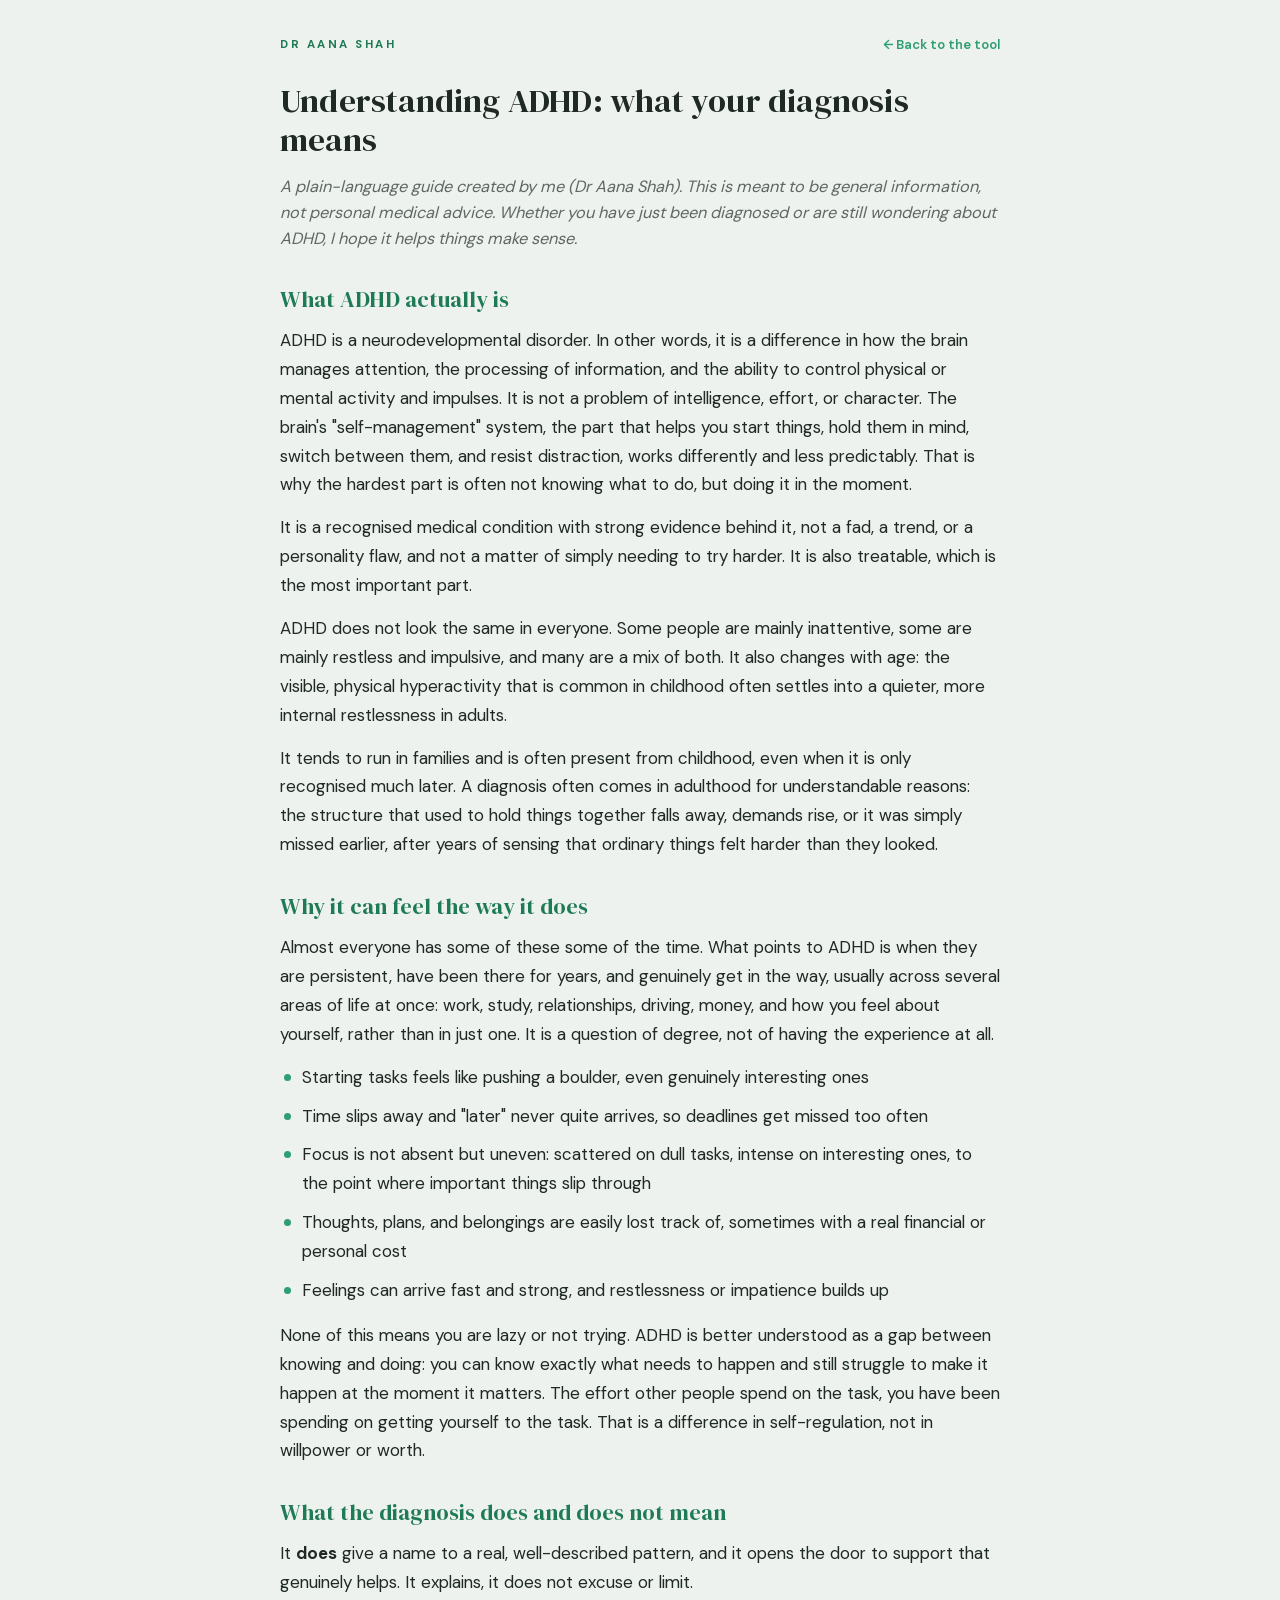
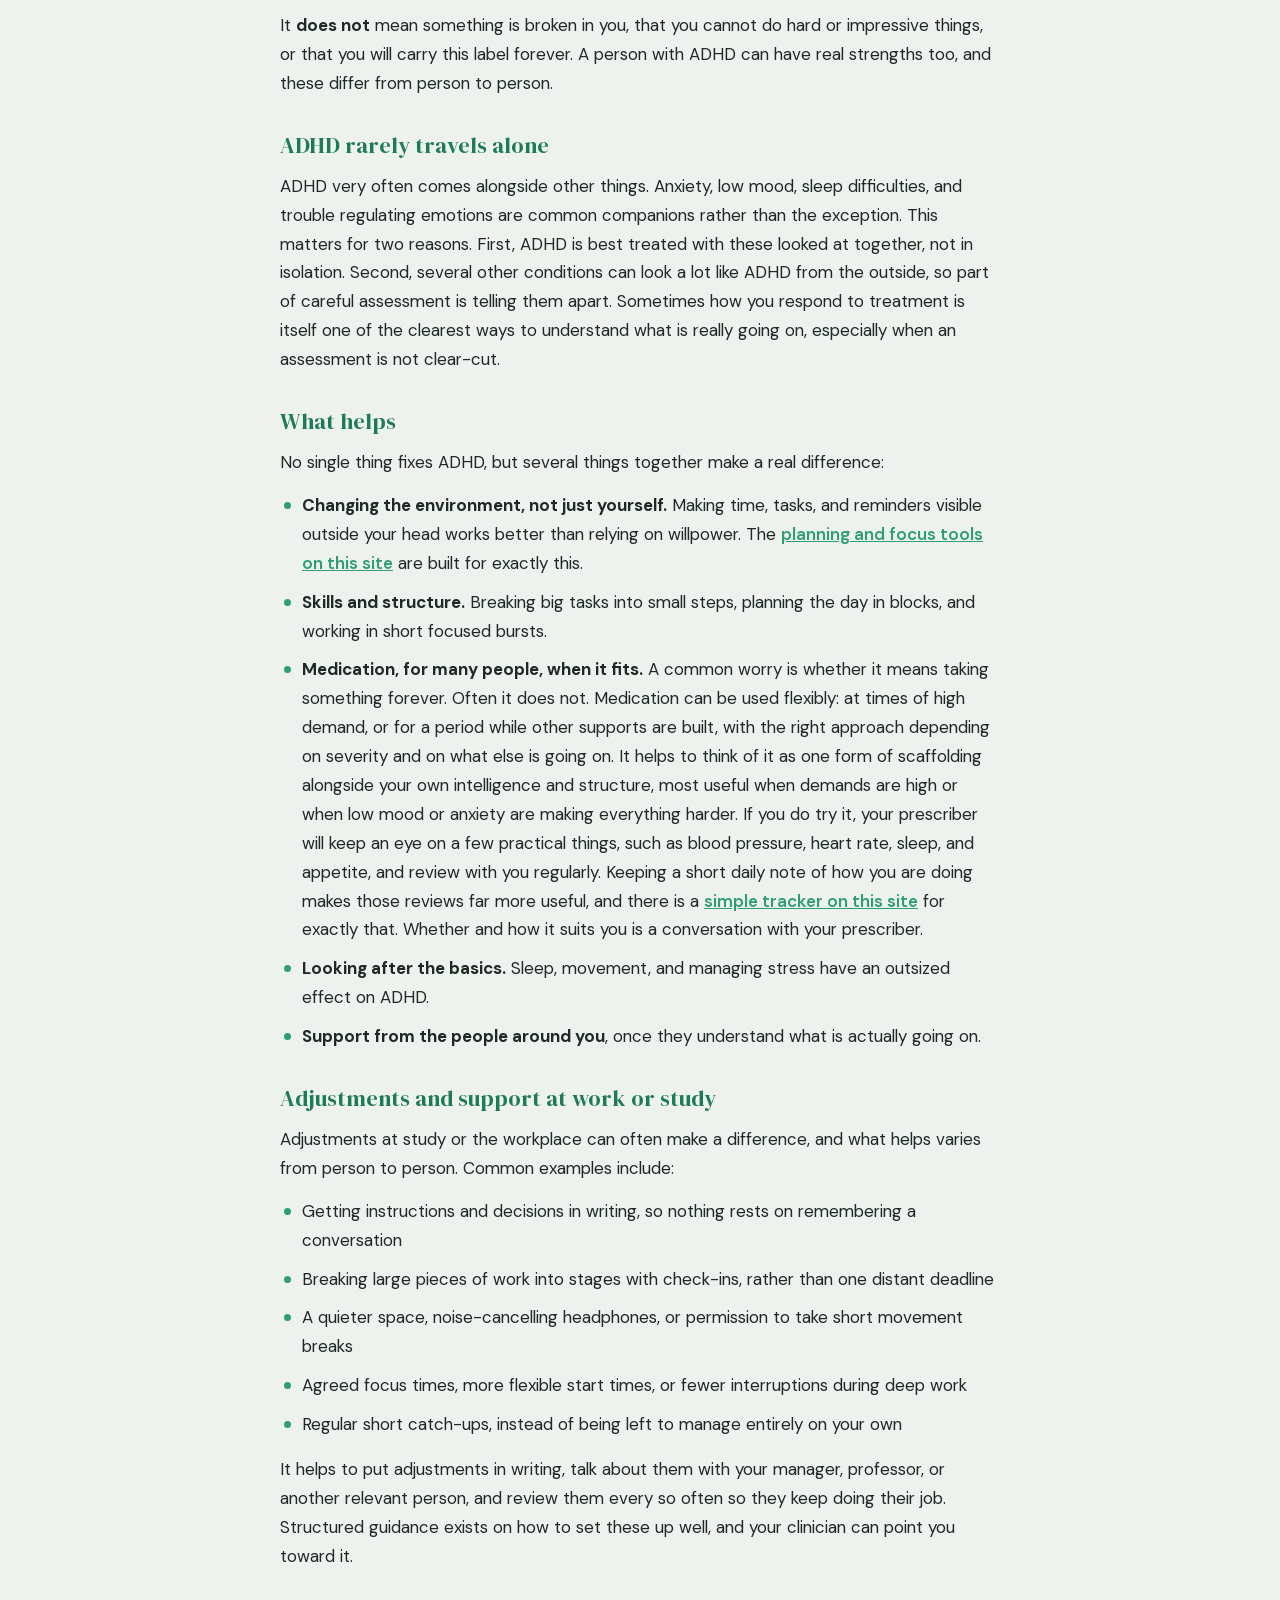
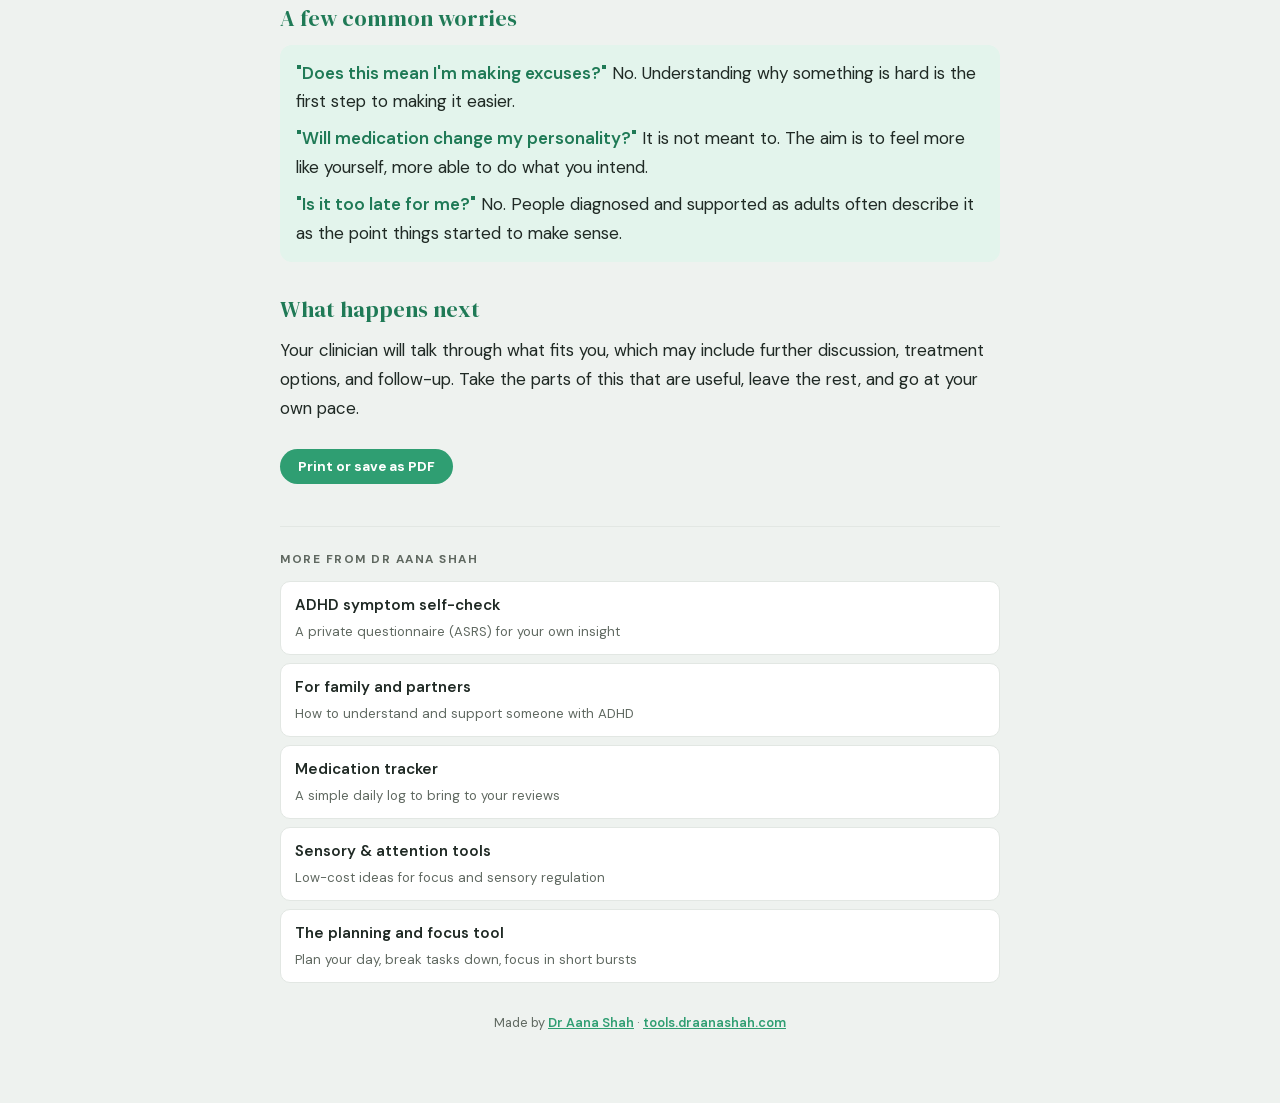
<file: understanding-adhd.html>
<!DOCTYPE html>
<html lang="en">
<head>
<meta charset="UTF-8">
<meta name="viewport" content="width=device-width, initial-scale=1.0">
<link rel="icon" href="favicon.svg" type="image/svg+xml">
<link rel="apple-touch-icon" href="icon-180.png">
<title>Understanding ADHD: what your diagnosis means | Dr Aana Shah</title>
<meta name="description" content="A plain-language guide to what an ADHD diagnosis means, what helps, and common worries. By Dr Aana Shah.">
<link rel="canonical" href="https://tools.draanashah.com/understanding-adhd.html">
<link rel="stylesheet" href="assets/guide.css">
</head>
<body>
<div class="doc">
  <div class="topbar">
    <span class="kicker">Dr Aana Shah</span>
    <a class="backlink" href="/">&#8592; Back to the tool</a>
  </div>

  <h1>Understanding ADHD: what your diagnosis means</h1>
  <p class="lead">A plain-language guide created by me (Dr Aana Shah). This is meant to be general information, not personal medical advice. Whether you have just been diagnosed or are still wondering about ADHD, I hope it helps things make sense.</p>

  <h2>What ADHD actually is</h2>
  <p>ADHD is a neurodevelopmental disorder. In other words, it is a difference in how the brain manages attention, the processing of information, and the ability to control physical or mental activity and impulses. It is not a problem of intelligence, effort, or character. The brain's "self-management" system, the part that helps you start things, hold them in mind, switch between them, and resist distraction, works differently and less predictably. That is why the hardest part is often not knowing what to do, but doing it in the moment.</p>
  <p>It is a recognised medical condition with strong evidence behind it, not a fad, a trend, or a personality flaw, and not a matter of simply needing to try harder. It is also treatable, which is the most important part.</p>
  <p>ADHD does not look the same in everyone. Some people are mainly inattentive, some are mainly restless and impulsive, and many are a mix of both. It also changes with age: the visible, physical hyperactivity that is common in childhood often settles into a quieter, more internal restlessness in adults.</p>
  <p>It tends to run in families and is often present from childhood, even when it is only recognised much later. A diagnosis often comes in adulthood for understandable reasons: the structure that used to hold things together falls away, demands rise, or it was simply missed earlier, after years of sensing that ordinary things felt harder than they looked.</p>

  <h2>Why it can feel the way it does</h2>
  <p>Almost everyone has some of these some of the time. What points to ADHD is when they are persistent, have been there for years, and genuinely get in the way, usually across several areas of life at once: work, study, relationships, driving, money, and how you feel about yourself, rather than in just one. It is a question of degree, not of having the experience at all.</p>
  <ul>
    <li>Starting tasks feels like pushing a boulder, even genuinely interesting ones</li>
    <li>Time slips away and "later" never quite arrives, so deadlines get missed too often</li>
    <li>Focus is not absent but uneven: scattered on dull tasks, intense on interesting ones, to the point where important things slip through</li>
    <li>Thoughts, plans, and belongings are easily lost track of, sometimes with a real financial or personal cost</li>
    <li>Feelings can arrive fast and strong, and restlessness or impatience builds up</li>
  </ul>
  <p>None of this means you are lazy or not trying. ADHD is better understood as a gap between knowing and doing: you can know exactly what needs to happen and still struggle to make it happen at the moment it matters. The effort other people spend on the task, you have been spending on getting yourself to the task. That is a difference in self-regulation, not in willpower or worth.</p>

  <h2>What the diagnosis does and does not mean</h2>
  <p>It <strong>does</strong> give a name to a real, well-described pattern, and it opens the door to support that genuinely helps. It explains, it does not excuse or limit.</p>
  <p>It <strong>does not</strong> mean something is broken in you, that you cannot do hard or impressive things, or that you will carry this label forever. A person with ADHD can have real strengths too, and these differ from person to person.</p>

  <h2>ADHD rarely travels alone</h2>
  <p>ADHD very often comes alongside other things. Anxiety, low mood, sleep difficulties, and trouble regulating emotions are common companions rather than the exception. This matters for two reasons. First, ADHD is best treated with these looked at together, not in isolation. Second, several other conditions can look a lot like ADHD from the outside, so part of careful assessment is telling them apart. Sometimes how you respond to treatment is itself one of the clearest ways to understand what is really going on, especially when an assessment is not clear-cut.</p>

  <h2>What helps</h2>
  <p>No single thing fixes ADHD, but several things together make a real difference:</p>
  <ul>
    <li><strong>Changing the environment, not just yourself.</strong> Making time, tasks, and reminders visible outside your head works better than relying on willpower. The <a href="/">planning and focus tools on this site</a> are built for exactly this.</li>
    <li><strong>Skills and structure.</strong> Breaking big tasks into small steps, planning the day in blocks, and working in short focused bursts.</li>
    <li><strong>Medication, for many people, when it fits.</strong> A common worry is whether it means taking something forever. Often it does not. Medication can be used flexibly: at times of high demand, or for a period while other supports are built, with the right approach depending on severity and on what else is going on. It helps to think of it as one form of scaffolding alongside your own intelligence and structure, most useful when demands are high or when low mood or anxiety are making everything harder. If you do try it, your prescriber will keep an eye on a few practical things, such as blood pressure, heart rate, sleep, and appetite, and review with you regularly. Keeping a short daily note of how you are doing makes those reviews far more useful, and there is a <a href="medication-tracker.html">simple tracker on this site</a> for exactly that. Whether and how it suits you is a conversation with your prescriber.</li>
    <li><strong>Looking after the basics.</strong> Sleep, movement, and managing stress have an outsized effect on ADHD.</li>
    <li><strong>Support from the people around you</strong>, once they understand what is actually going on.</li>
  </ul>

  <h2>Adjustments and support at work or study</h2>
  <p>Adjustments at study or the workplace can often make a difference, and what helps varies from person to person. Common examples include:</p>
  <ul>
    <li>Getting instructions and decisions in writing, so nothing rests on remembering a conversation</li>
    <li>Breaking large pieces of work into stages with check-ins, rather than one distant deadline</li>
    <li>A quieter space, noise-cancelling headphones, or permission to take short movement breaks</li>
    <li>Agreed focus times, more flexible start times, or fewer interruptions during deep work</li>
    <li>Regular short catch-ups, instead of being left to manage entirely on your own</li>
  </ul>
  <p>It helps to put adjustments in writing, talk about them with your manager, professor, or another relevant person, and review them every so often so they keep doing their job. Structured guidance exists on how to set these up well, and your clinician can point you toward it.</p>

  <h2>A few common worries</h2>
  <div class="faq">
    <p><em>"Does this mean I'm making excuses?"</em> No. Understanding why something is hard is the first step to making it easier.</p>
    <p><em>"Will medication change my personality?"</em> It is not meant to. The aim is to feel more like yourself, more able to do what you intend.</p>
    <p><em>"Is it too late for me?"</em> No. People diagnosed and supported as adults often describe it as the point things started to make sense.</p>
  </div>

  <h2>What happens next</h2>
  <p>Your clinician will talk through what fits you, which may include further discussion, treatment options, and follow-up. Take the parts of this that are useful, leave the rest, and go at your own pace.</p>

  <p style="margin-top:26px;"><button class="printbtn" onclick="window.print()">Print or save as PDF</button></p>

  <nav class="docnav">
    <div class="docnav-title">More from Dr Aana Shah</div>
    <a href="symptom-check.html">ADHD symptom self-check<span>A private questionnaire (ASRS) for your own insight</span></a>
    <a href="adhd-for-family.html">For family and partners<span>How to understand and support someone with ADHD</span></a>
    <a href="medication-tracker.html">Medication tracker<span>A simple daily log to bring to your reviews</span></a>
    <a href="sensory-tools.html">Sensory &amp; attention tools<span>Low-cost ideas for focus and sensory regulation</span></a>    <a href="/">The planning and focus tool<span>Plan your day, break tasks down, focus in short bursts</span></a>
  </nav>

  <p class="pagefoot">Made by <a href="https://draanashah.com" rel="noopener">Dr Aana Shah</a> &middot; <a href="/">tools.draanashah.com</a></p>
</div>
<script data-goatcounter="https://draanashah.goatcounter.com/count" async src="//gc.zgo.at/count.js"></script>
</body>
</html>
</file>
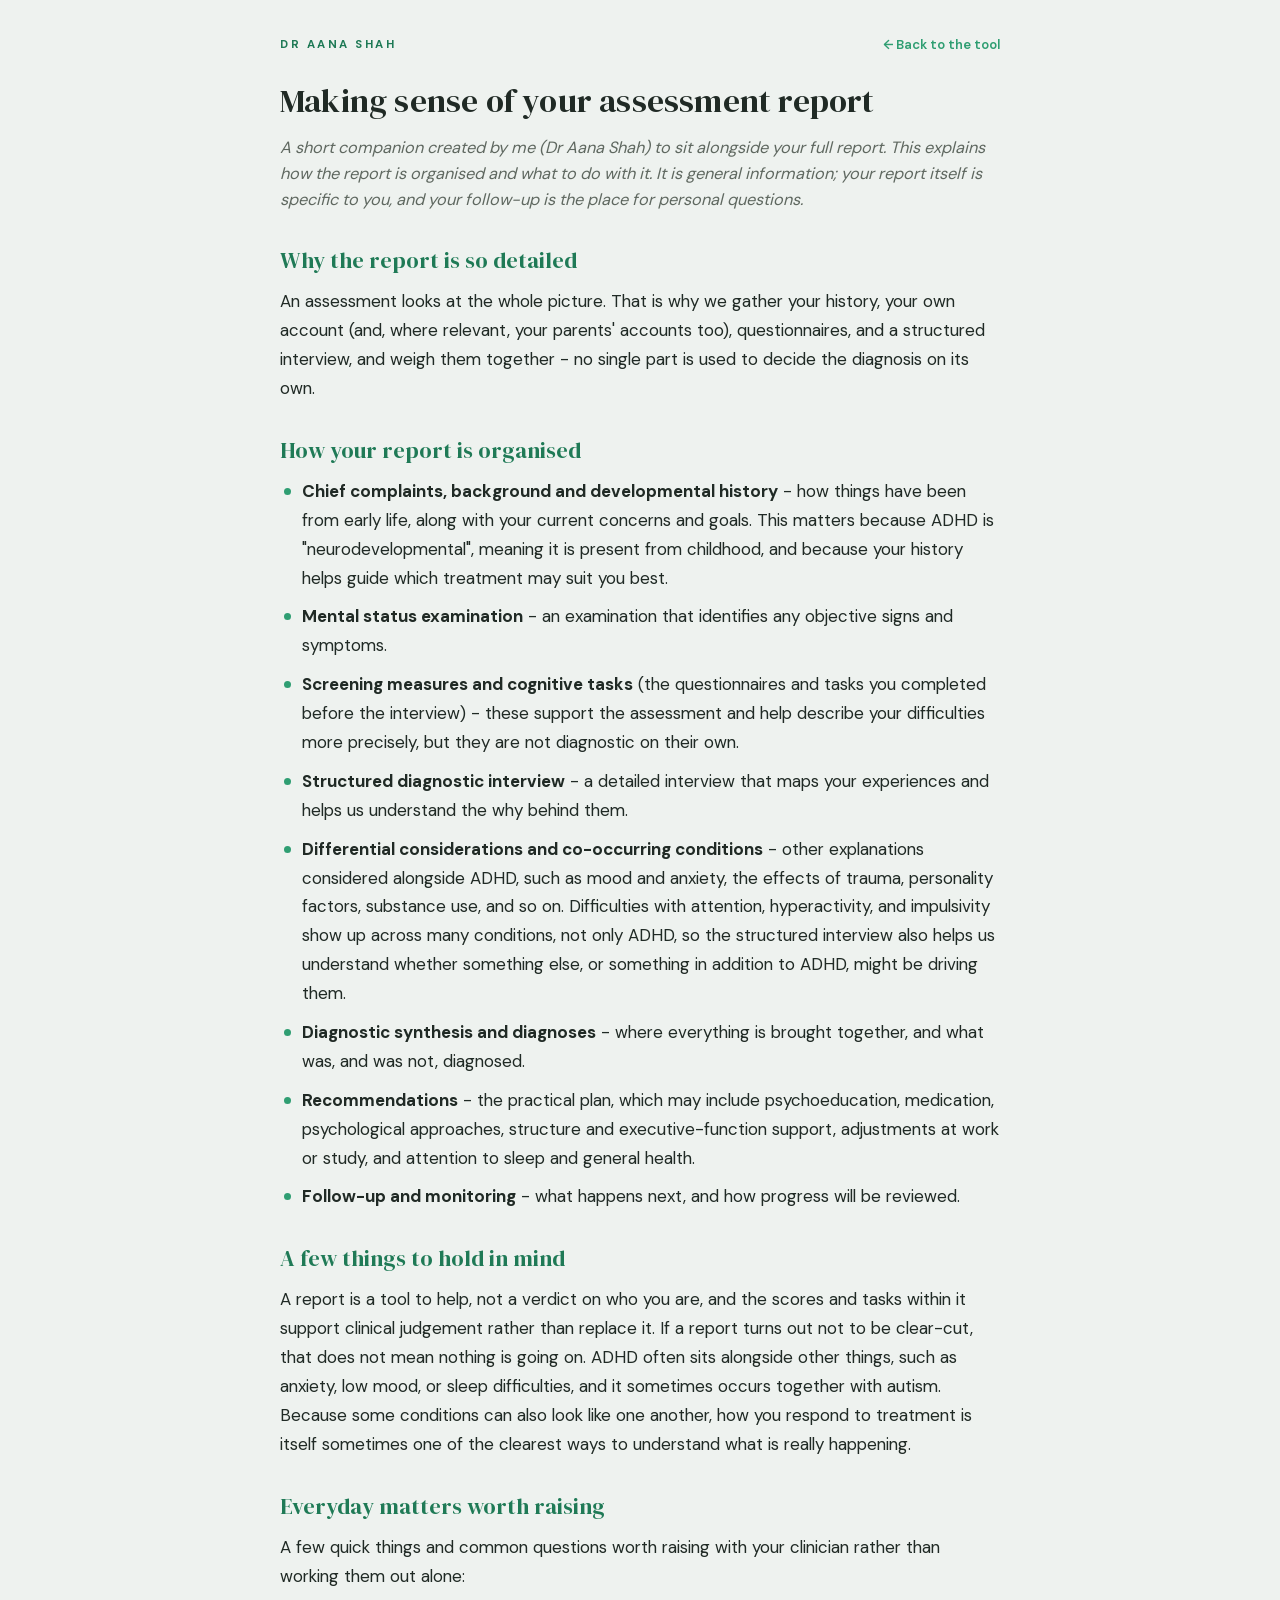
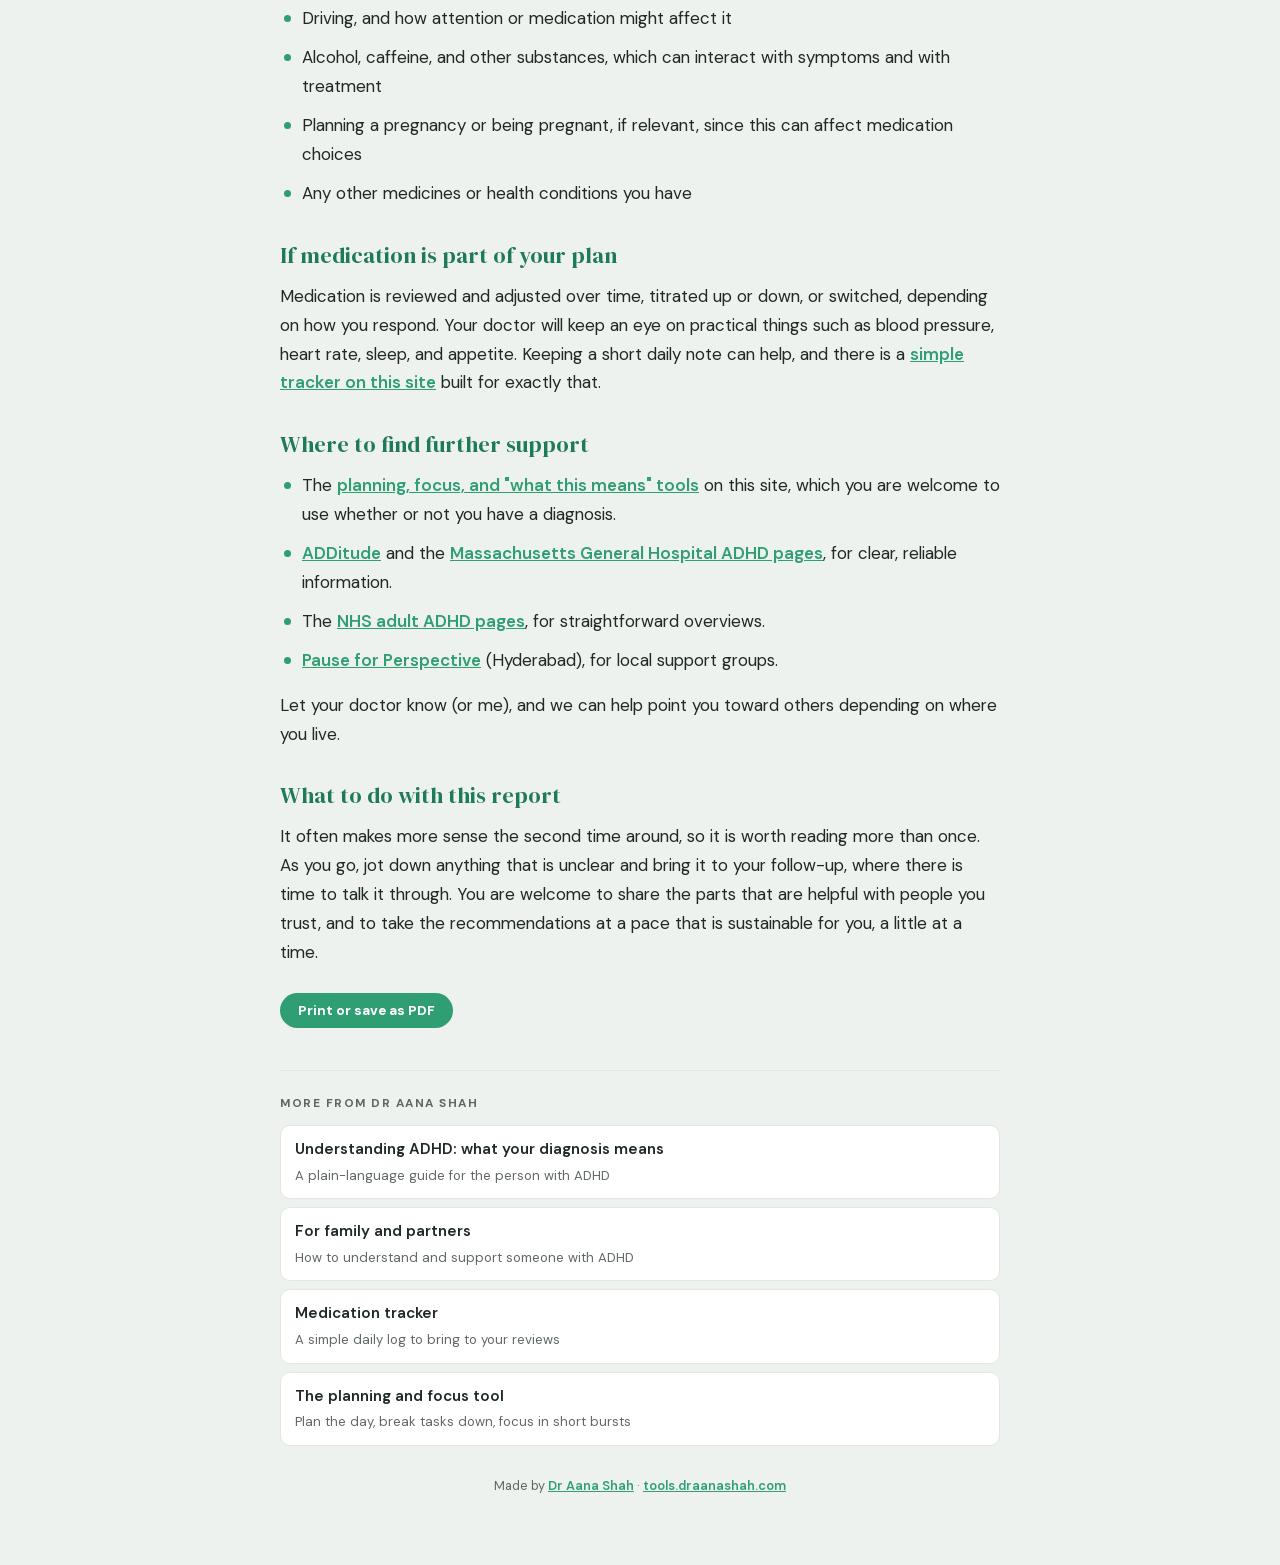
<file: your-report.html>
<!DOCTYPE html>
<html lang="en">
<head>
<meta charset="UTF-8">
<meta name="viewport" content="width=device-width, initial-scale=1.0">
<link rel="icon" href="favicon.svg" type="image/svg+xml">
<link rel="apple-touch-icon" href="icon-180.png">
<title>Making sense of your assessment report | Dr Aana Shah</title>
<meta name="description" content="A companion to your ADHD assessment report: how it is organised, what each section means, and what to do next. By Dr Aana Shah.">
<link rel="canonical" href="https://tools.draanashah.com/your-report.html">
<link rel="stylesheet" href="assets/guide.css">
</head>
<body>
<div class="doc">
  <div class="topbar">
    <span class="kicker">Dr Aana Shah</span>
    <a class="backlink" href="/">&#8592; Back to the tool</a>
  </div>

  <h1>Making sense of your assessment report</h1>
  <p class="lead">A short companion created by me (Dr Aana Shah) to sit alongside your full report. This explains how the report is organised and what to do with it. It is general information; your report itself is specific to you, and your follow-up is the place for personal questions.</p>

  <h2>Why the report is so detailed</h2>
  <p>An assessment looks at the whole picture. That is why we gather your history, your own account (and, where relevant, your parents' accounts too), questionnaires, and a structured interview, and weigh them together - no single part is used to decide the diagnosis on its own.</p>

  <h2>How your report is organised</h2>
  <ul>
    <li><strong>Chief complaints, background and developmental history</strong> - how things have been from early life, along with your current concerns and goals. This matters because ADHD is "neurodevelopmental", meaning it is present from childhood, and because your history helps guide which treatment may suit you best.</li>
    <li><strong>Mental status examination</strong> - an examination that identifies any objective signs and symptoms.</li>
    <li><strong>Screening measures and cognitive tasks</strong> (the questionnaires and tasks you completed before the interview) - these support the assessment and help describe your difficulties more precisely, but they are not diagnostic on their own.</li>
    <li><strong>Structured diagnostic interview</strong> - a detailed interview that maps your experiences and helps us understand the why behind them.</li>
    <li><strong>Differential considerations and co-occurring conditions</strong> - other explanations considered alongside ADHD, such as mood and anxiety, the effects of trauma, personality factors, substance use, and so on. Difficulties with attention, hyperactivity, and impulsivity show up across many conditions, not only ADHD, so the structured interview also helps us understand whether something else, or something in addition to ADHD, might be driving them.</li>
    <li><strong>Diagnostic synthesis and diagnoses</strong> - where everything is brought together, and what was, and was not, diagnosed.</li>
    <li><strong>Recommendations</strong> - the practical plan, which may include psychoeducation, medication, psychological approaches, structure and executive-function support, adjustments at work or study, and attention to sleep and general health.</li>
    <li><strong>Follow-up and monitoring</strong> - what happens next, and how progress will be reviewed.</li>
  </ul>

  <h2>A few things to hold in mind</h2>
  <p>A report is a tool to help, not a verdict on who you are, and the scores and tasks within it support clinical judgement rather than replace it. If a report turns out not to be clear-cut, that does not mean nothing is going on. ADHD often sits alongside other things, such as anxiety, low mood, or sleep difficulties, and it sometimes occurs together with autism. Because some conditions can also look like one another, how you respond to treatment is itself sometimes one of the clearest ways to understand what is really happening.</p>

  <h2>Everyday matters worth raising</h2>
  <p>A few quick things and common questions worth raising with your clinician rather than working them out alone:</p>
  <ul>
    <li>Driving, and how attention or medication might affect it</li>
    <li>Alcohol, caffeine, and other substances, which can interact with symptoms and with treatment</li>
    <li>Planning a pregnancy or being pregnant, if relevant, since this can affect medication choices</li>
    <li>Any other medicines or health conditions you have</li>
  </ul>

  <h2>If medication is part of your plan</h2>
  <p>Medication is reviewed and adjusted over time, titrated up or down, or switched, depending on how you respond. Your doctor will keep an eye on practical things such as blood pressure, heart rate, sleep, and appetite. Keeping a short daily note can help, and there is a <a href="medication-tracker.html">simple tracker on this site</a> built for exactly that.</p>

  <h2>Where to find further support</h2>
  <ul>
    <li>The <a href="/">planning, focus, and "what this means" tools</a> on this site, which you are welcome to use whether or not you have a diagnosis.</li>
    <li><a href="https://www.additudemag.com/" target="_blank" rel="noopener">ADDitude</a> and the <a href="https://www.massgeneral.org/psychiatry/about/patient-education/about-adhd" target="_blank" rel="noopener">Massachusetts General Hospital ADHD pages</a>, for clear, reliable information.</li>
    <li>The <a href="https://www.nhs.uk/conditions/adhd-adults/" target="_blank" rel="noopener">NHS adult ADHD pages</a>, for straightforward overviews.</li>
    <li><a href="https://www.instagram.com/pauseforperspective/" target="_blank" rel="noopener">Pause for Perspective</a> (Hyderabad), for local support groups.</li>
  </ul>
  <p>Let your doctor know (or me), and we can help point you toward others depending on where you live.</p>

  <h2>What to do with this report</h2>
  <p>It often makes more sense the second time around, so it is worth reading more than once. As you go, jot down anything that is unclear and bring it to your follow-up, where there is time to talk it through. You are welcome to share the parts that are helpful with people you trust, and to take the recommendations at a pace that is sustainable for you, a little at a time.</p>

  <p style="margin-top:26px;"><button class="printbtn" onclick="window.print()">Print or save as PDF</button></p>

  <nav class="docnav">
    <div class="docnav-title">More from Dr Aana Shah</div>
    <a href="understanding-adhd.html">Understanding ADHD: what your diagnosis means<span>A plain-language guide for the person with ADHD</span></a>
    <a href="adhd-for-family.html">For family and partners<span>How to understand and support someone with ADHD</span></a>
    <a href="medication-tracker.html">Medication tracker<span>A simple daily log to bring to your reviews</span></a>
    <a href="/">The planning and focus tool<span>Plan the day, break tasks down, focus in short bursts</span></a>
  </nav>

  <p class="pagefoot">Made by <a href="https://draanashah.com" rel="noopener">Dr Aana Shah</a> &middot; <a href="/">tools.draanashah.com</a></p>
</div>
<script data-goatcounter="https://draanashah.goatcounter.com/count" async src="//gc.zgo.at/count.js"></script>
</body>
</html>
</file>
<file: assets/guide.css>
@font-face{font-family:"DM Sans";font-style:normal;font-weight:300 800;font-display:swap;src:url([data-uri]) format("woff2");}
@font-face{font-family:"DM Serif Display";font-style:normal;font-weight:400;font-display:swap;src:url([data-uri]) format("woff2");}
/* ============================================================
   Shared styles for Dr Aana Shah's guide pages.
   Fonts (DM Sans, DM Serif Display) are spliced in above this
   block from the tool, so they are self-hosted (no CDN call).
   ============================================================ */
:root{
  --bg:#eef2ef; --surface:#ffffff; --ink:#202a25; --muted:#5f6860;
  --primary:#2f9e72; --primary-dark:#1f7a56; --line:#e2e7e3;
  --soft:#e3f4ec; --warn-soft:#fdf0e6;
}
*{box-sizing:border-box;margin:0;padding:0;}
html{-webkit-text-size-adjust:100%;}
body{
  font-family:"DM Sans",-apple-system,BlinkMacSystemFont,"Segoe UI",sans-serif;
  background:var(--bg); color:var(--ink);
  font-size:17px; line-height:1.7; padding:0 18px;
}
.doc{max-width:720px; margin:0 auto; padding:34px 0 56px;}

/* top bar */
.topbar{display:flex; align-items:center; justify-content:space-between;
  gap:12px; margin-bottom:26px;}
.kicker{font-size:.72rem; font-weight:700; letter-spacing:2.5px;
  text-transform:uppercase; color:var(--primary-dark);}
.backlink{font-size:.82rem; font-weight:600; color:var(--primary);
  text-decoration:none;}
.backlink:hover{text-decoration:underline;}

/* headings */
h1{font-family:"DM Serif Display",Georgia,serif; font-weight:400;
  font-size:2.05rem; line-height:1.18; letter-spacing:.2px; margin-bottom:14px;}
.lead{color:var(--muted); font-size:1.02rem; line-height:1.6;
  font-style:italic; margin-bottom:28px;}
h2{font-family:"DM Serif Display",Georgia,serif; font-weight:400;
  font-size:1.4rem; line-height:1.25; color:var(--primary-dark);
  margin:34px 0 12px;}
p{margin:0 0 14px;}
strong,b{font-weight:700;}
em{font-style:italic;}

/* lists */
ul{list-style:none; margin:0 0 16px; padding:0;}
ul li{position:relative; padding-left:22px; margin-bottom:10px;}
ul li::before{content:""; position:absolute; left:4px; top:11px;
  width:7px; height:7px; border-radius:50%; background:var(--primary);}
ul li strong{color:var(--ink);}

/* FAQ / emphasis lines */
.faq{background:var(--soft); border-radius:12px; padding:14px 16px; margin:0 0 14px;}
.faq p{margin:0 0 8px;} .faq p:last-child{margin:0;}
.faq em{font-style:normal; font-weight:600; color:var(--primary-dark);}

a{color:var(--primary); font-weight:600;}
a:hover{color:var(--primary-dark);}

/* cross-nav + footer */
.docnav{margin-top:42px; padding-top:22px; border-top:1px solid var(--line);}
.docnav-title{font-size:.74rem; font-weight:700; letter-spacing:1.5px;
  text-transform:uppercase; color:var(--muted); margin-bottom:12px;}
.docnav a{display:block; padding:11px 14px; margin-bottom:8px;
  background:var(--surface); border:1px solid var(--line); border-radius:10px;
  text-decoration:none; color:var(--ink); font-weight:600; font-size:.95rem;}
.docnav a:hover{border-color:var(--primary);}
.docnav a span{display:block; font-weight:400; font-size:.82rem; color:var(--muted); margin-top:2px;}
.pagefoot{margin-top:30px; text-align:center; color:var(--muted);
  font-size:.8rem; line-height:1.5;}
.pagefoot a{color:var(--primary);}

/* print button (screen only) */
.printbtn{display:inline-flex; align-items:center; gap:6px;
  background:var(--primary); color:#fff; border:none; border-radius:999px;
  font-family:inherit; font-weight:700; font-size:.85rem; padding:9px 18px;
  cursor:pointer;}
.printbtn:hover{background:var(--primary-dark);}

/* editor note, only for Dr Shah; hidden in print */
.editnote{background:var(--warn-soft); border:1px dashed #d9a878;
  border-radius:10px; padding:10px 13px; font-size:.85rem; color:#7a4f24; margin:14px 0;}

@media (max-width:560px){
  body{font-size:16px;}
  h1{font-size:1.7rem;}
  h2{font-size:1.25rem;}
}

@media print{
  body{background:#fff; color:#000; font-size:12pt; padding:0;}
  .doc{max-width:none; padding:0;}
  .backlink,.printbtn,.docnav,.editnote{display:none !important;}
  h1,h2{color:#000;}
  ul li::before{background:#000;}
  a{color:#000; text-decoration:none; font-weight:600;}
  .faq{background:none; border:1px solid #bbb;}
  .lead{color:#333;}
}
</file>
